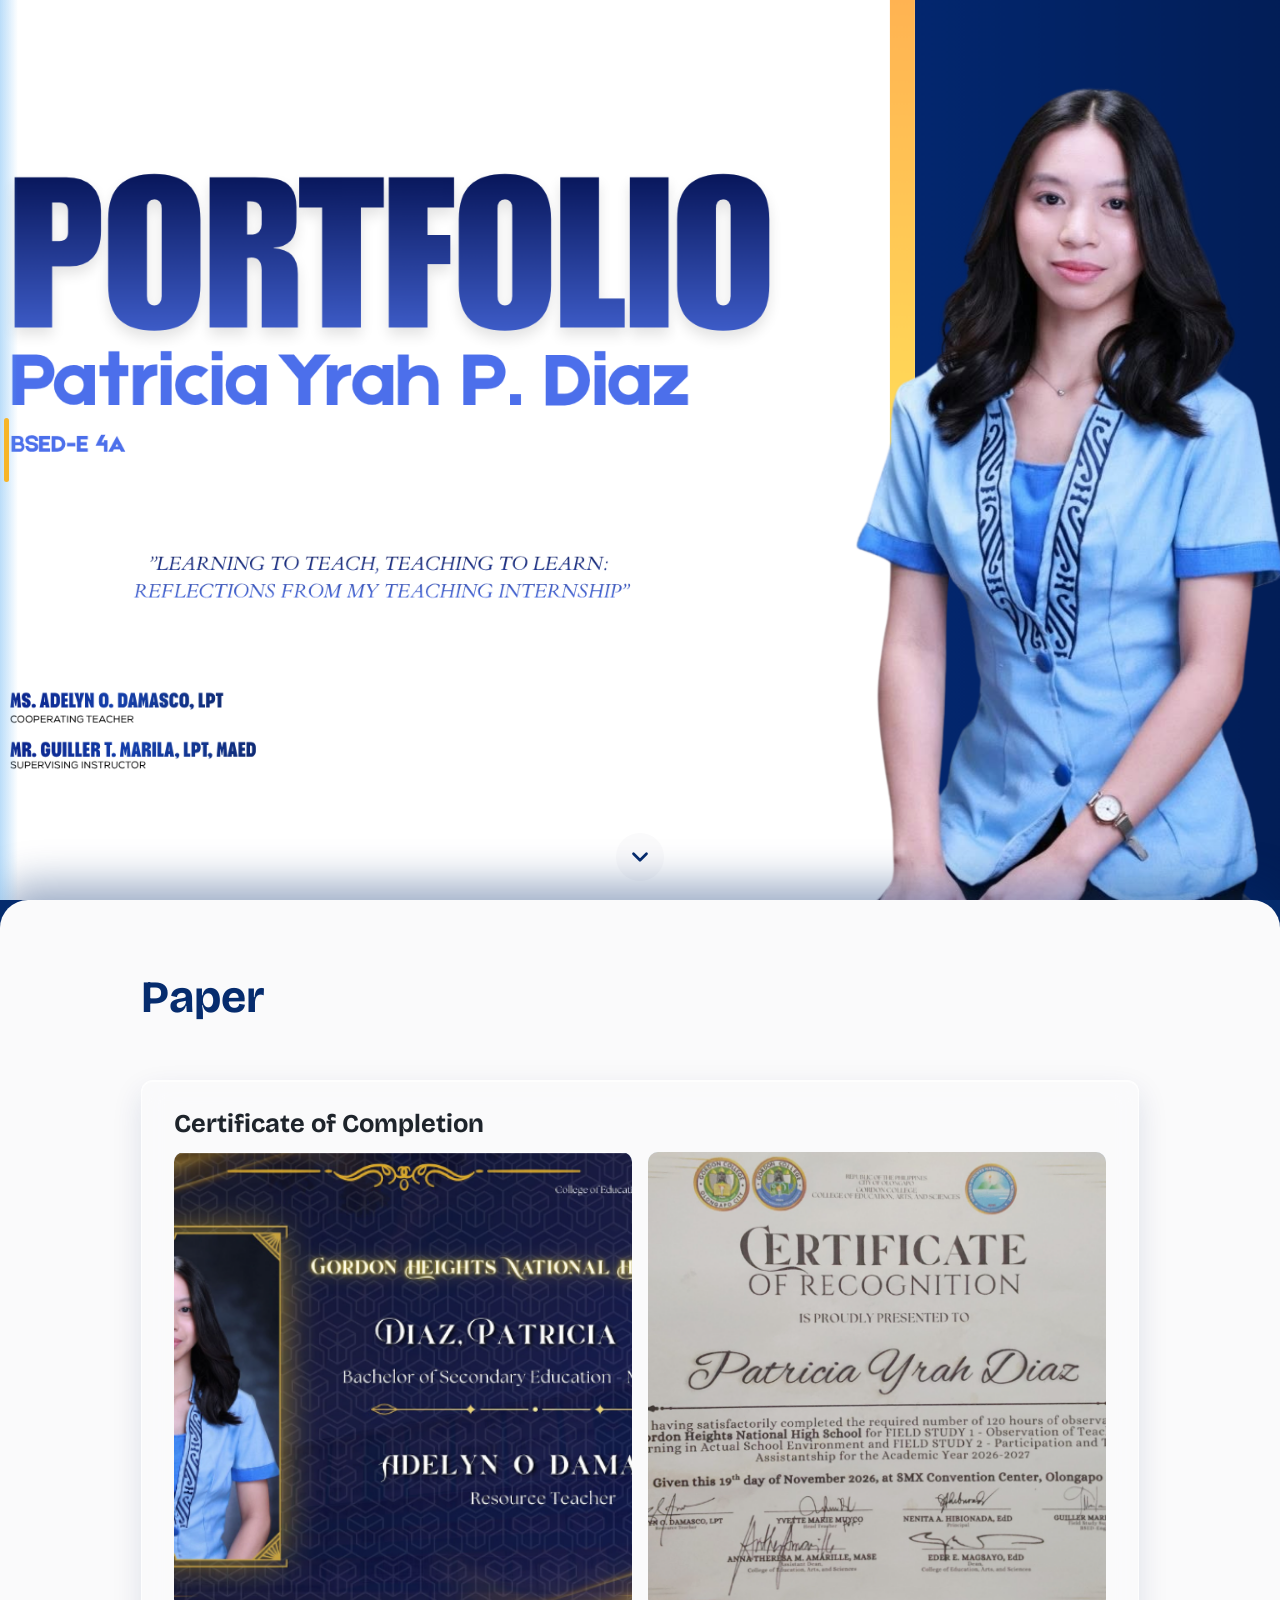
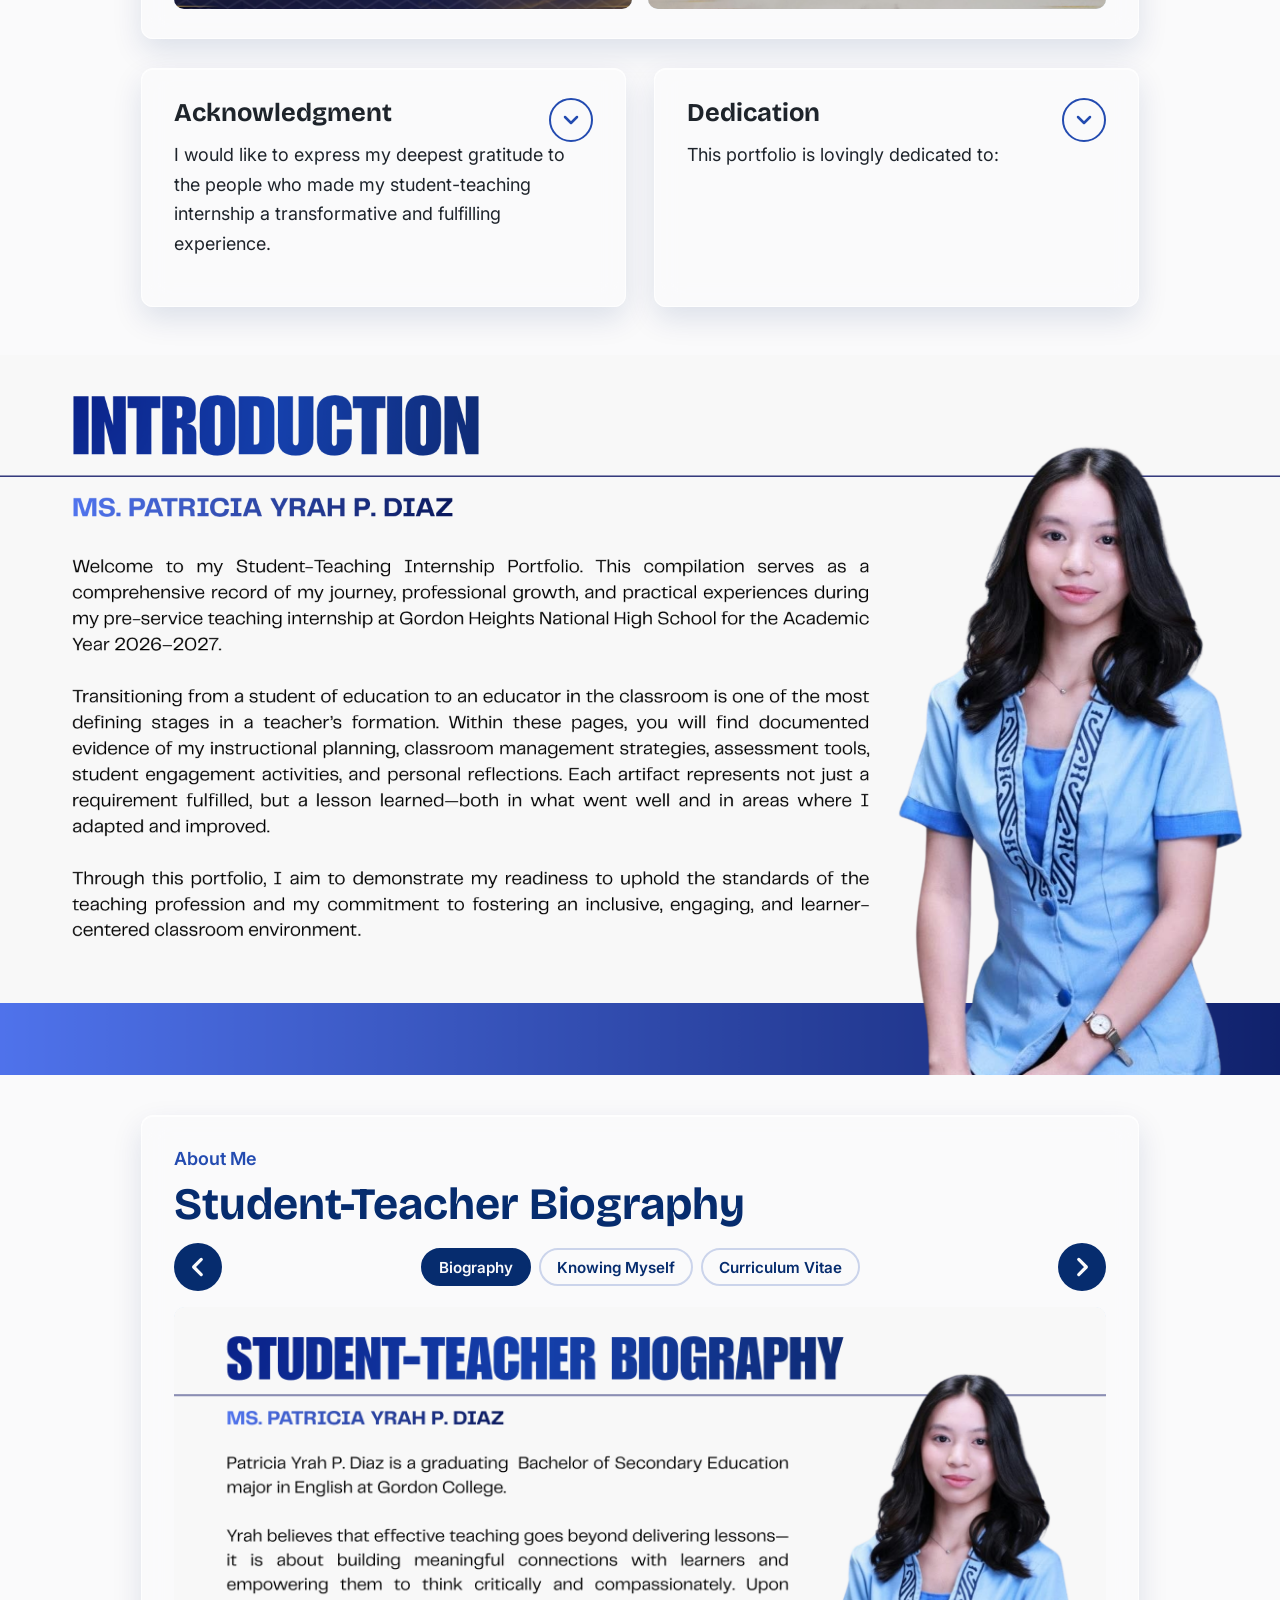
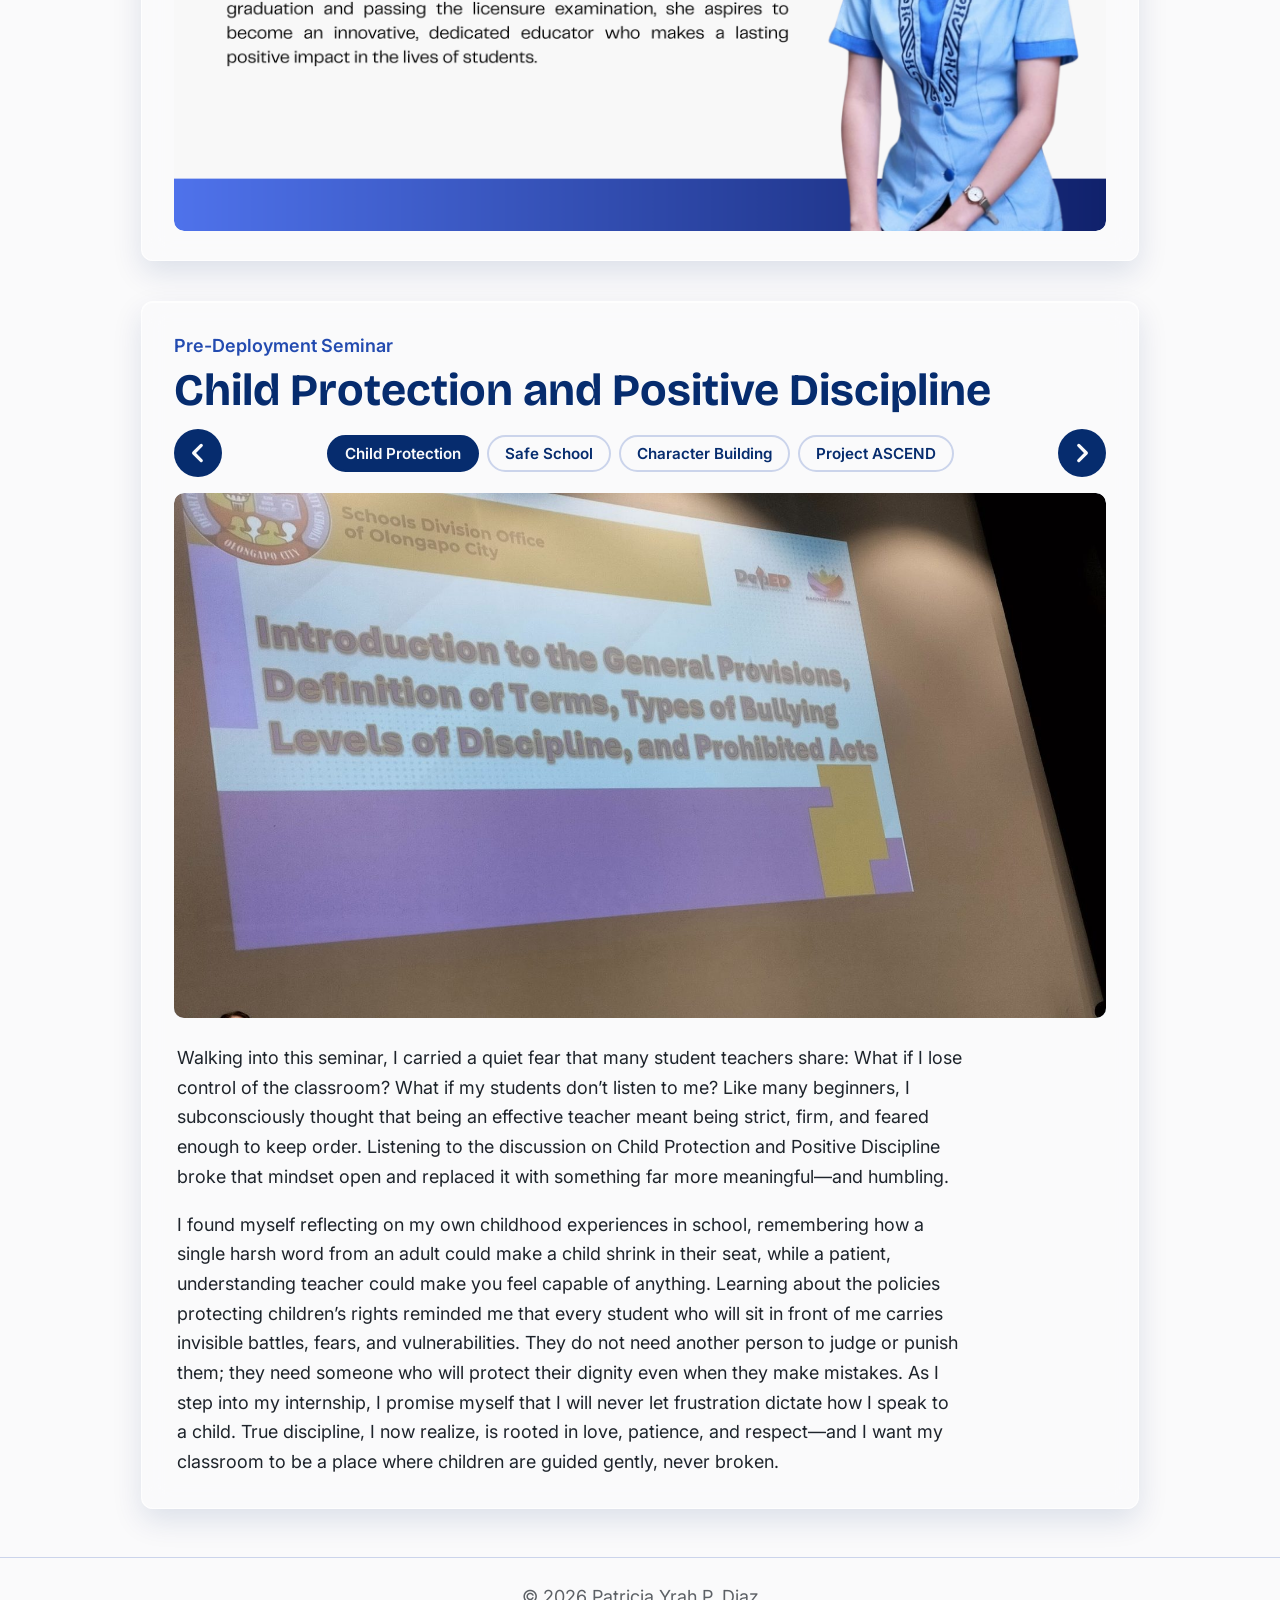
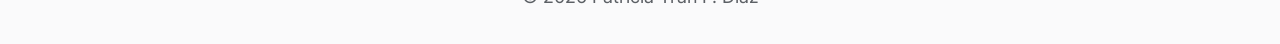
<file: index.html>
<!DOCTYPE html>
<html lang="en">
<head>
  <meta charset="UTF-8">
  <meta name="viewport" content="width=device-width, initial-scale=1">
  <title>Patricia Yrah P. Diaz | Teaching Internship Portfolio</title>
  <meta name="description" content="Portfolio of Patricia Yrah P. Diaz: Learning to Teach, Teaching to Learn.">
  <script>
    /* Runs first: the menu starts hidden; hover the left edge to open it */
    document.documentElement.classList.add('js', 'sidebar-closed');
  </script>
  <link rel="preconnect" href="https://fonts.googleapis.com">
  <link rel="preconnect" href="https://fonts.gstatic.com" crossorigin>
  <link href="https://fonts.googleapis.com/css2?family=Bricolage+Grotesque:wght@600;700&family=Inter:wght@400;600;700&display=swap" rel="stylesheet">
  <link rel="stylesheet" href="style.css?v=sidebar-close-layout">
</head>
<body>

  <!-- Logo button: shows after you scroll down, to open the menu again -->
  <a class="logo-btn floating" id="floatingLogo" href="#home" aria-label="Home"><img src="images/logo.png" alt="" width="52" height="52"></a>
  <button class="edge-tab" id="edgeTab" type="button" aria-label="Open menu" aria-controls="sidebar" aria-expanded="false"></button>

  <!-- ============ SIDEBAR ============ -->
  <aside class="sidebar" id="sidebar">
    <button class="sidebar-close" id="sidebarClose" type="button" aria-label="Close menu" aria-controls="sidebar"><svg viewBox="0 0 24 24" fill="none" stroke="currentColor" stroke-width="2.5" stroke-linecap="round" aria-hidden="true"><path d="m6 6 12 12M18 6 6 18"></path></svg></button>
    <div class="brand">
      <a class="logo-btn" id="sidebarLogo" href="#home" aria-label="Home"><img src="images/sidebar-logo.png" alt="" width="52" height="52"></a>
      <a class="brand-name" href="#home">Patricia Yrah P. Diaz<small>Teaching Internship Portfolio</small></a>
    </div>

    <nav aria-label="Portfolio pages">
      <a class="nav-link" href="#home">Home</a>
      <a class="nav-link nav-head" href="#paper">Paper</a>
      <a class="nav-link nav-head" href="#aboutCarousel">About Me</a>
      <a class="nav-link" href="#pre-deployment">Pre-Deployment Seminar</a>
      <a class="nav-link nav-head" href="field-study-1.html#field-study-1">Field Study 1</a>
      <a class="nav-link nav-head" href="field-study-2.html#field-study-2">Field Study 2</a>
      <a class="nav-link nav-head" href="part-4.html#part-4">PPST Evidence</a>
      <a class="nav-link nav-head" href="part-5.html#part-5">Journals &amp; Appendices</a>
    </nav>
  </aside>
  <div class="backdrop" id="backdrop"></div>

  <main class="content">

    <!-- ============ HOME: full-screen cover ============ -->
    <section id="home" class="hero" aria-label="Portfolio cover">
      <div class="hero-art">
        <img src="images/cover.png" width="1920" height="1080"
             alt="Portfolio cover: Patricia Yrah P. Diaz. Learning to Teach, Teaching to Learn: Reflections from my Teaching Internship">
        <!-- Invisible button sitting exactly on the logo in the cover image -->
        <button class="logo-hotspot" id="heroLogo" type="button" aria-label="Open or close the menu (school logo)" aria-controls="sidebar" aria-expanded="true"></button>
      </div>
      <a class="scroll-cue" href="#paper" aria-label="Scroll down to Paper">
        <svg width="26" height="26" viewBox="0 0 24 24" fill="none" stroke="currentColor" stroke-width="2.5" stroke-linecap="round" stroke-linejoin="round"><path d="M6 9l6 6 6-6"/></svg>
      </a>
    </section>

    <!-- Everything below slides up over the cover as you scroll -->
    <div class="sheet">

      <!-- ============ PAPER ============ -->
      <section id="paper" class="section section-head reveal">
        <h2>Paper</h2>
      </section>

      <section class="section paper-list" aria-label="Paper pages">

        <!-- Copy one whole <article> to add another paper -->

        <article id="certificate" class="card reveal certificate-card" data-nav>
          <h3>Certificate of Completion</h3>
          <div class="certificate-photo-pair">
            <figure class="shot">
              <button class="zoomable" type="button" data-title="Certificate of Completion" aria-label="Enlarge certificate image 1">
                <img src="images/certificate-completion-1.png" alt="Certificate featuring Patricia Yrah Diaz and her cooperating teacher" width="751" height="422" loading="lazy">
              </button>
            </figure>
            <figure class="shot">
              <button class="zoomable" type="button" data-title="Certificate of Completion" aria-label="Enlarge certificate image 2">
                <img src="images/certificate-completion-2.png" alt="Certificate of Recognition presented to Patricia Yrah Diaz" width="685" height="477" loading="lazy">
              </button>
            </figure>
          </div>
        </article>

        <div class="paper-columns">
        <article id="acknowledgement" class="card paper-row text-only reveal" data-nav>
          <div class="paper-text">
            <h3>Acknowledgment</h3>
            <p>I would like to express my deepest gratitude to the people who made my student-teaching internship a transformative and fulfilling experience.</p>
            <div class="paper-more" id="ack-more"><div>
              <p>First and foremost, I thank the Almighty for the wisdom, strength, and patience granted to me throughout this journey.</p>
              <p>My sincere appreciation goes to Gordon Heights National High School, led by Principal Nenita Avilanes Hibionada, for opening their doors and welcoming me into a supportive learning community. I am especially indebted to my Cooperating Teacher, Ms. Adelyn O. Damasco, whose mentorship, constructive feedback, and daily example of classroom excellence shaped my growth as an educator.</p>
              <p>I also extend my heartfelt thanks to my Internship Supervisor, Mr. Guiller T. Marila, and the faculty of the College of Education at Gordon College for equipping me with the theoretical foundation and confidence needed to step into the classroom.</p>
              <p>Finally, to my family, friends, and fellow pre-service teachers—especially my fellow English student teachers, thank you for your endless encouragement, late-night listening ears, and unwavering belief in my dream of becoming a teacher.</p>
            </div></div>
            <button class="paper-toggle" type="button" aria-expanded="false" aria-controls="ack-more">
              <span class="label">Read more</span>
              <svg class="chev" viewBox="0 0 24 24" fill="none" stroke="currentColor" stroke-width="2.5" stroke-linecap="round" stroke-linejoin="round" aria-hidden="true"><path d="M6 9l6 6 6-6"/></svg>
            </button>
          </div>
        </article>

        <article id="dedication" class="card paper-row text-only reveal" data-nav>
          <div class="paper-text">
            <h3>Dedication</h3>
            <p>This portfolio is lovingly dedicated to:</p>
            <div class="paper-more" id="ded-more"><div>
              <p>My parents, Marites Diaz and Jaymark Diaz, whose sacrifices, unconditional love, and tireless support have been the bedrock of every milestone I have achieved.</p>
              <p>My friends and church buddies, who have been one of my greatest inspirations to continue my studies and pursue this dream. They are my support systems, joy bringer, and light giver when life seems like gradually losing its light.</p>
              <p>To my future students—may I always be the kind of teacher who sees your potential, nurtures your curiosity, and inspires you to believe in yourselves.</p>
            </div></div>
            <button class="paper-toggle" type="button" aria-expanded="false" aria-controls="ded-more">
              <span class="label">Read more</span>
              <svg class="chev" viewBox="0 0 24 24" fill="none" stroke="currentColor" stroke-width="2.5" stroke-linecap="round" stroke-linejoin="round" aria-hidden="true"><path d="M6 9l6 6 6-6"/></svg>
            </button>
          </div>
        </article>
      </div>
      </section>

      <section id="introduction" class="intro-header" data-nav>
        <img src="images/introduction.png" alt="Introduction by Ms. Patricia Yrah P. Diaz: a welcome to her Student-Teaching Internship Portfolio at Gordon Heights National High School, A.Y. 2026–2027, with her photo." width="1920" height="1080">
      </section>

      <section id="about-slides" class="section reveal" data-nav>
        <div class="card carousel" id="aboutCarousel" role="region" aria-roledescription="carousel" aria-label="About Me">
          <p class="crumb">About Me</p>
          <h2 class="car-title" aria-live="polite">Student-Teacher Biography</h2>
          <div class="car-controls">
            <button class="car-arrow car-prev" type="button" aria-label="Previous page"><svg viewBox="0 0 24 24" fill="none" stroke="currentColor" stroke-width="3" stroke-linecap="round" stroke-linejoin="round" aria-hidden="true"><path d="M15 5l-7 7 7 7"/></svg></button>
            <div class="car-tabs">
              <button class="car-tab" type="button" data-i="0">Biography</button>
              <button class="car-tab" type="button" data-i="1">Knowing Myself</button>
              <button class="car-tab" type="button" data-i="2">Curriculum Vitae</button>
            </div>
            <button class="car-arrow car-next" type="button" aria-label="Next page"><svg viewBox="0 0 24 24" fill="none" stroke="currentColor" stroke-width="3" stroke-linecap="round" stroke-linejoin="round" aria-hidden="true"><path d="M9 5l7 7-7 7"/></svg></button>
          </div>
          <div class="car-viewport">
            <div class="car-track">
            <div class="car-slide" data-title="Student-Teacher Biography">
              <figure class="doc-figure ">
                <button class="zoomable" type="button" data-title="Student-Teacher Biography" aria-label="Enlarge the Student-Teacher Biography image">
                  <img src="images/biography.png" alt="Student-Teacher Biography of Ms. Patricia Yrah P. Diaz, a graduating Bachelor of Secondary Education major in English at Gordon College, with her photo." width="1920" height="1080">
                </button>
              </figure>
            </div>
            <div class="car-slide" data-title="Knowing Myself">
              <figure class="doc-figure ">
                <button class="zoomable" type="button" data-title="Knowing Myself" aria-label="Enlarge the Knowing Myself image">
                  <img src="images/knowing_myself.png" alt="Knowing Myself: my strengths as an educator, areas for growth, and my teaching philosophy, with my photo." width="1920" height="1080">
                </button>
              </figure>
            </div>
            <div class="car-slide" data-title="Curriculum Vitae">
              <figure class="doc-figure portrait">
                <button class="zoomable" type="button" data-title="Curriculum Vitae" aria-label="Enlarge the Curriculum Vitae image">
                  <img src="images/curriculumvitae.png" alt="Curriculum Vitae of Patricia Yrah P. Diaz: contact details, languages, skills, about me, and education from elementary to college." width="1414" height="2000">
                </button>
              </figure>
            </div>
            </div>
          </div>
        </div>
      </section>

      <section id="pre-deployment" class="section reveal" data-nav>
        <div class="card carousel" id="preCarousel" role="region" aria-roledescription="carousel" aria-label="Pre-Deployment Seminar">
          <p class="crumb">Pre-Deployment Seminar</p>
          <h2 class="car-title" aria-live="polite">Child Protection and Positive Discipline</h2>
          <div class="car-controls">
            <button class="car-arrow car-prev" type="button" aria-label="Previous seminar"><svg viewBox="0 0 24 24" fill="none" stroke="currentColor" stroke-width="3" stroke-linecap="round" stroke-linejoin="round" aria-hidden="true"><path d="M15 5l-7 7 7 7"/></svg></button>
            <div class="car-tabs">
              <button class="car-tab" type="button" data-i="0">Child Protection</button>
              <button class="car-tab" type="button" data-i="1">Safe School</button>
              <button class="car-tab" type="button" data-i="2">Character Building</button>
              <button class="car-tab" type="button" data-i="3">Project ASCEND</button>
            </div>
            <button class="car-arrow car-next" type="button" aria-label="Next seminar"><svg viewBox="0 0 24 24" fill="none" stroke="currentColor" stroke-width="3" stroke-linecap="round" stroke-linejoin="round" aria-hidden="true"><path d="M9 5l7 7-7 7"/></svg></button>
          </div>
          <div class="car-viewport">
            <div class="car-track">
              <div class="car-slide" data-title="Child Protection and Positive Discipline">
                <div class="text-slide"><p>Walking into this seminar, I carried a quiet fear that many student teachers share: What if I lose control of the classroom? What if my students don’t listen to me? Like many beginners, I subconsciously thought that being an effective teacher meant being strict, firm, and feared enough to keep order. Listening to the discussion on Child Protection and Positive Discipline broke that mindset open and replaced it with something far more meaningful—and humbling.</p><p>I found myself reflecting on my own childhood experiences in school, remembering how a single harsh word from an adult could make a child shrink in their seat, while a patient, understanding teacher could make you feel capable of anything. Learning about the policies protecting children’s rights reminded me that every student who will sit in front of me carries invisible battles, fears, and vulnerabilities. They do not need another person to judge or punish them; they need someone who will protect their dignity even when they make mistakes. As I step into my internship, I promise myself that I will never let frustration dictate how I speak to a child. True discipline, I now realize, is rooted in love, patience, and respect—and I want my classroom to be a place where children are guided gently, never broken.</p></div>
                <figure class="doc-figure after-text">
                  <button class="zoomable" type="button" data-title="Child Protection and Positive Discipline" aria-label="Enlarge the photo">
                    <img src="images/pre-child-protection.jpg" alt="Seminar slide by the Schools Division Office of Olongapo City: Introduction to the General Provisions, Definition of Terms, Types of Bullying, Levels of Discipline, and Prohibited Acts." width="1600" height="901">
                  </button>
                </figure>
              </div>
              <div class="car-slide" data-title="Safe School Environment">
                <div class="text-slide"><p>Before attending the seminar on Safe School Environment, I thought of school safety mostly in terms of physical checklists—clean floors, emergency exits, and disaster drills. Yet as the session unfolded, my heart grew heavy thinking about all the students who walk into classrooms every day feeling unsafe on the inside—afraid of being laughed at for giving a wrong answer, anxious about being bullied, or feeling invisible because they are different.</p><p>That realization stayed with me long after the seminar ended. For some children, the four walls of a classroom might be the only stable, peaceful place they experience all day. Knowing that I will soon hold the responsibility of shaping that space felt overwhelming at first, but it also gave me a deep sense of purpose. I realized that safety is built in the smallest moments: the warmth in my voice when I greet them at the door, the way I handle a wrong answer without embarrassment, and my refusal to let any child feel left out. Entering my practice teaching, my greatest prayer is that every learner who steps into my class feels a quiet sigh of relief—knowing they are accepted, protected, and safe to simply be themselves.</p></div>
                <figure class="doc-figure after-text">
                  <button class="zoomable" type="button" data-title="Safe School Environment" aria-label="Enlarge the photo">
                    <img src="images/pre-safe-school.jpg" alt="DepEd slide: The 4H Learning Continuity Framework for class suspension and learning continuity during emergencies: Hayo, Hinay, Hinga and Hinto." width="1600" height="901">
                  </button>
                </figure>
              </div>
              <div class="car-slide" data-title="Character Building">
                <div class="text-slide"><p>Out of all the preparations for deployment, the seminar on Character Building felt like a mirror held directly up to my soul. For years, I had focused so much on how to create a good lesson plans, instructional materials, and teaching strategies that I almost forgot the most powerful lesson students ever learn: who their teacher is as a human being.</p><p>Listening to the speakers made me pause and ask myself honestly, “Am I becoming the kind of person I want my future students to look up to?” Children have an uncanny ability to see right through pretense. They notice when a teacher is genuinely kind, when they admit their own mistakes, and when they treat everyone with fairness—not just the top performers. This session humbled me and reminded me that teaching is not a performance; it is a daily offering of who we are. As I begin my internship, I know I will still make mistakes in my pacing or my delivery, and that is okay. What matters most to me now is that my students feel my sincerity, witness my integrity, and leave my classroom not just smarter, but gentler, kinder, and more compassionate human beings.</p></div>
                <figure class="doc-figure after-text">
                  <button class="zoomable" type="button" data-title="Character Building" aria-label="Enlarge the photo">
                    <img src="images/pre-character-building.jpg" alt="Seminar slide: The Teacher as a Molder of Minds and Character, the crucial role of teachers in the academic and character development of learners." width="1600" height="901">
                  </button>
                </figure>
              </div>
              <div class="car-slide" data-title="Project ASCEND 2026">
                <div class="text-slide"><p>When I first learned that we would be tackling the ILAW Lesson Plan and the new Philippine curriculum, I felt an immediate wave of anxiety. Am I really ready for this? Stepping into a newly reformed curriculum already felt intimidating, and knowing we had to build lesson plans aligned with its standards made me feel a little overwhelmed before we even began. For a moment, I worried that lesson planning would feel like an endless, mechanical checklist of competencies, codes, and formats.</p><p>Yet as the seminar and workshops unfolded—from unpacking the heart of the new curriculum to actually drafting our own ILAW lesson plans—something inside me began to shift. Seeing how the ILAW framework weaves together intentional instruction, engaging strategies, and meaningful assessment made me realize that a lesson plan is not a rigid cage meant to restrict a teacher. Instead, it is a roadmap of care. Every objective we wrote, every strategy shared, and every revision we made during the hands-on workshops carried a single purpose: to make sure every learner truly understands and thrives.</p><p>There were moments during the workshops when I stared at a blank page, wondering how to translate curriculum standards into something a child would genuinely enjoy and connect with. But collaborating with my fellow student teachers and receiving patient guidance from our mentors reminded me that I do not have to figure everything out alone. Looking at my completed lesson plan afterward, the fear I felt at the beginning had quietly turned into excitement. I realized that ILAW—literally meaning “light”—is exactly what a well-crafted lesson is meant to be: a gentle light guiding curious young minds forward. I am stepping into my internship knowing that my lesson plans will never be perfect on the first try, and that is okay—because behind every page I write is a heart fully committed to helping my students shine.</p></div>
                <div class="doc-figure after-text photo-slider" role="group" aria-roledescription="carousel" aria-label="Project ASCEND 2026 photos">
                  <div class="ps-track">
                    <div class="ps-slide">
                      <button class="zoomable" type="button" data-title="Project ASCEND 2026 (1 of 3)" aria-label="Enlarge the photo">
                        <img src="images/pre-ascend-1.jpg" alt="Project ALIGN 2026 seminar title slide: Seminar Series on the DepEd MATATAG Curriculum for English, Grade 7 and 8 Curriculum Walkthrough." width="1600" height="901">
                      </button>
                    </div>
                    <div class="ps-slide">
                      <button class="zoomable" type="button" data-title="Project ASCEND 2026 (2 of 3)" aria-label="Enlarge the photo">
                        <img src="images/pre-ascend-2.jpg" alt="Online session slide: Introduction to ILAW, D.O. 016 s. 2026, a more flexible, efficient, and context-responsive framework for lesson planning." width="1600" height="1000">
                      </button>
                    </div>
                    <div class="ps-slide">
                      <button class="zoomable" type="button" data-title="Project ASCEND 2026 (3 of 3)" aria-label="Enlarge the photo">
                        <img src="images/pre-ascend-3.jpg" alt="Core Subject slide: K-12 Curriculum English subjects and the SSHS subject Effective Communication." width="1600" height="900">
                      </button>
                    </div>
                  </div>
                  <div class="ps-nav">
                    <button class="ps-btn ps-prev" type="button" aria-label="Previous photo"><svg viewBox="0 0 24 24" fill="none" stroke="currentColor" stroke-width="3" stroke-linecap="round" stroke-linejoin="round" aria-hidden="true"><path d="M15 5l-7 7 7 7"/></svg></button>
                    <button class="ps-btn ps-next" type="button" aria-label="Next photo"><svg viewBox="0 0 24 24" fill="none" stroke="currentColor" stroke-width="3" stroke-linecap="round" stroke-linejoin="round" aria-hidden="true"><path d="M9 5l7 7-7 7"/></svg></button>
                  </div>
                </div>
              </div>
            </div>
          </div>
        </div>
      </section>
      <footer class="site-footer"><p>&copy; 2026 Patricia Yrah P. Diaz</p></footer>
    </div>
  </main>

  <!-- ============ IMAGE VIEWER (opens when you click a Paper image) ============ -->
  <div class="lightbox" id="lightbox" role="dialog" aria-modal="true" aria-label="Image viewer" hidden>
    <div class="lb-bar">
      <span class="lb-title" id="lbTitle"></span>
      <div class="lb-actions">
        <button type="button" id="lbOut" aria-label="Zoom out">&minus;</button>
        <button type="button" id="lbIn" aria-label="Zoom in">+</button>
        <button type="button" id="lbReset">Reset</button>
        <button type="button" id="lbClose" aria-label="Close">&times;</button>
      </div>
    </div>
    <div class="lb-stage" id="lbStage"><img id="lbImg" alt=""></div>
  </div>

  <script src="common.js?v=sidebar-close-layout"></script>
  <script src="script.js"></script>
</body>
</html>
</file>
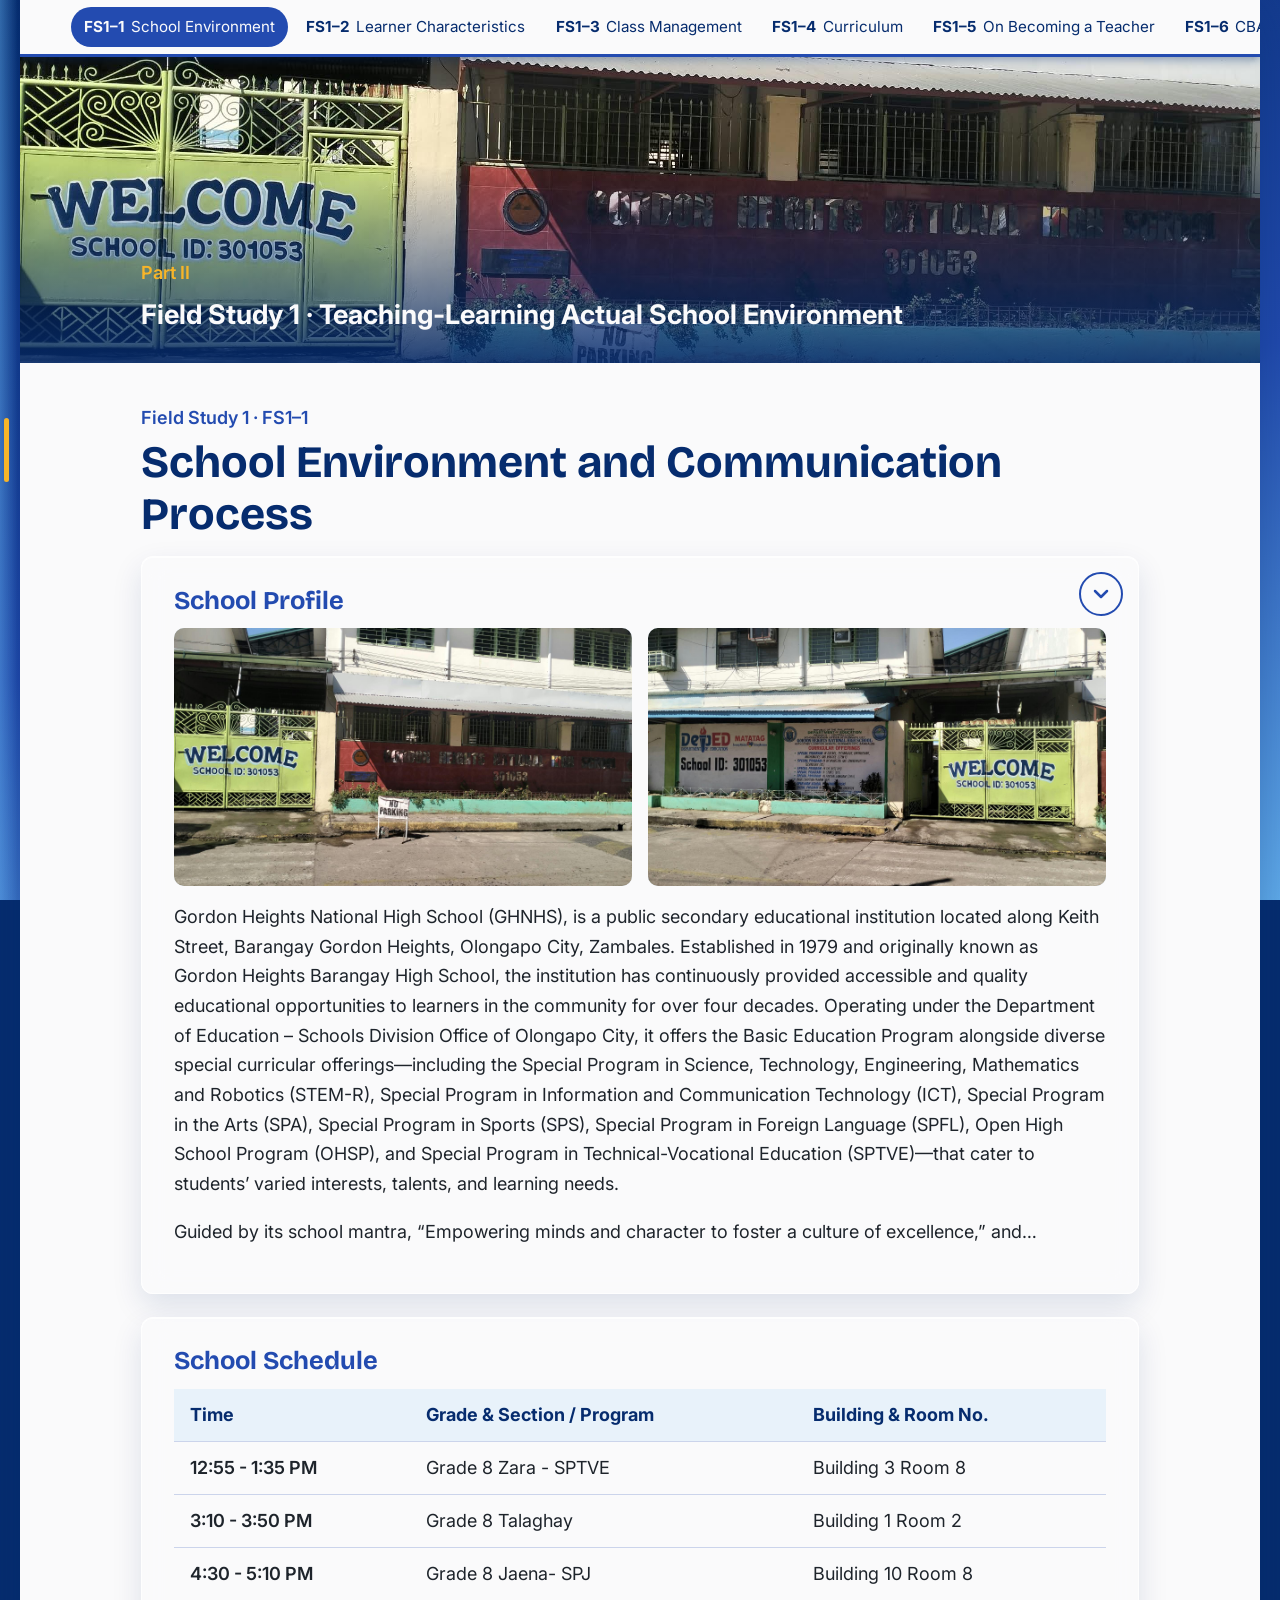
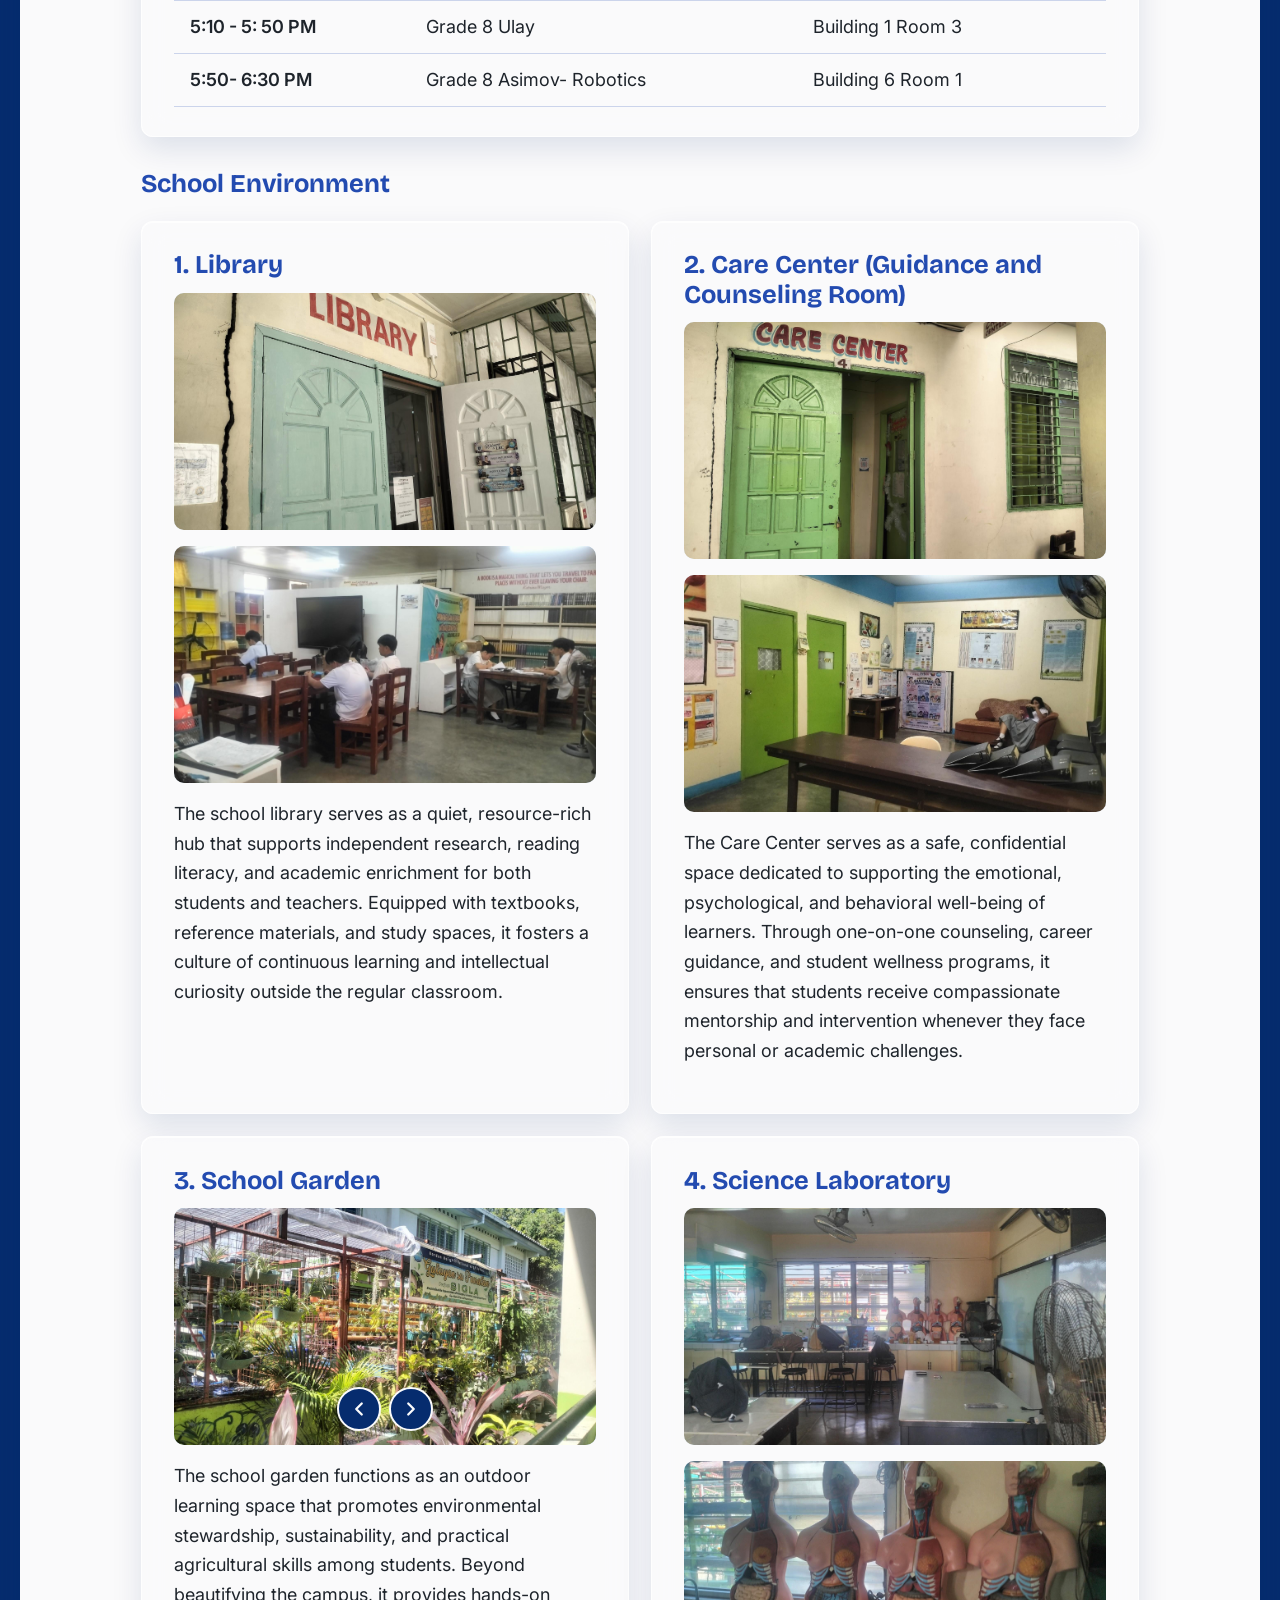
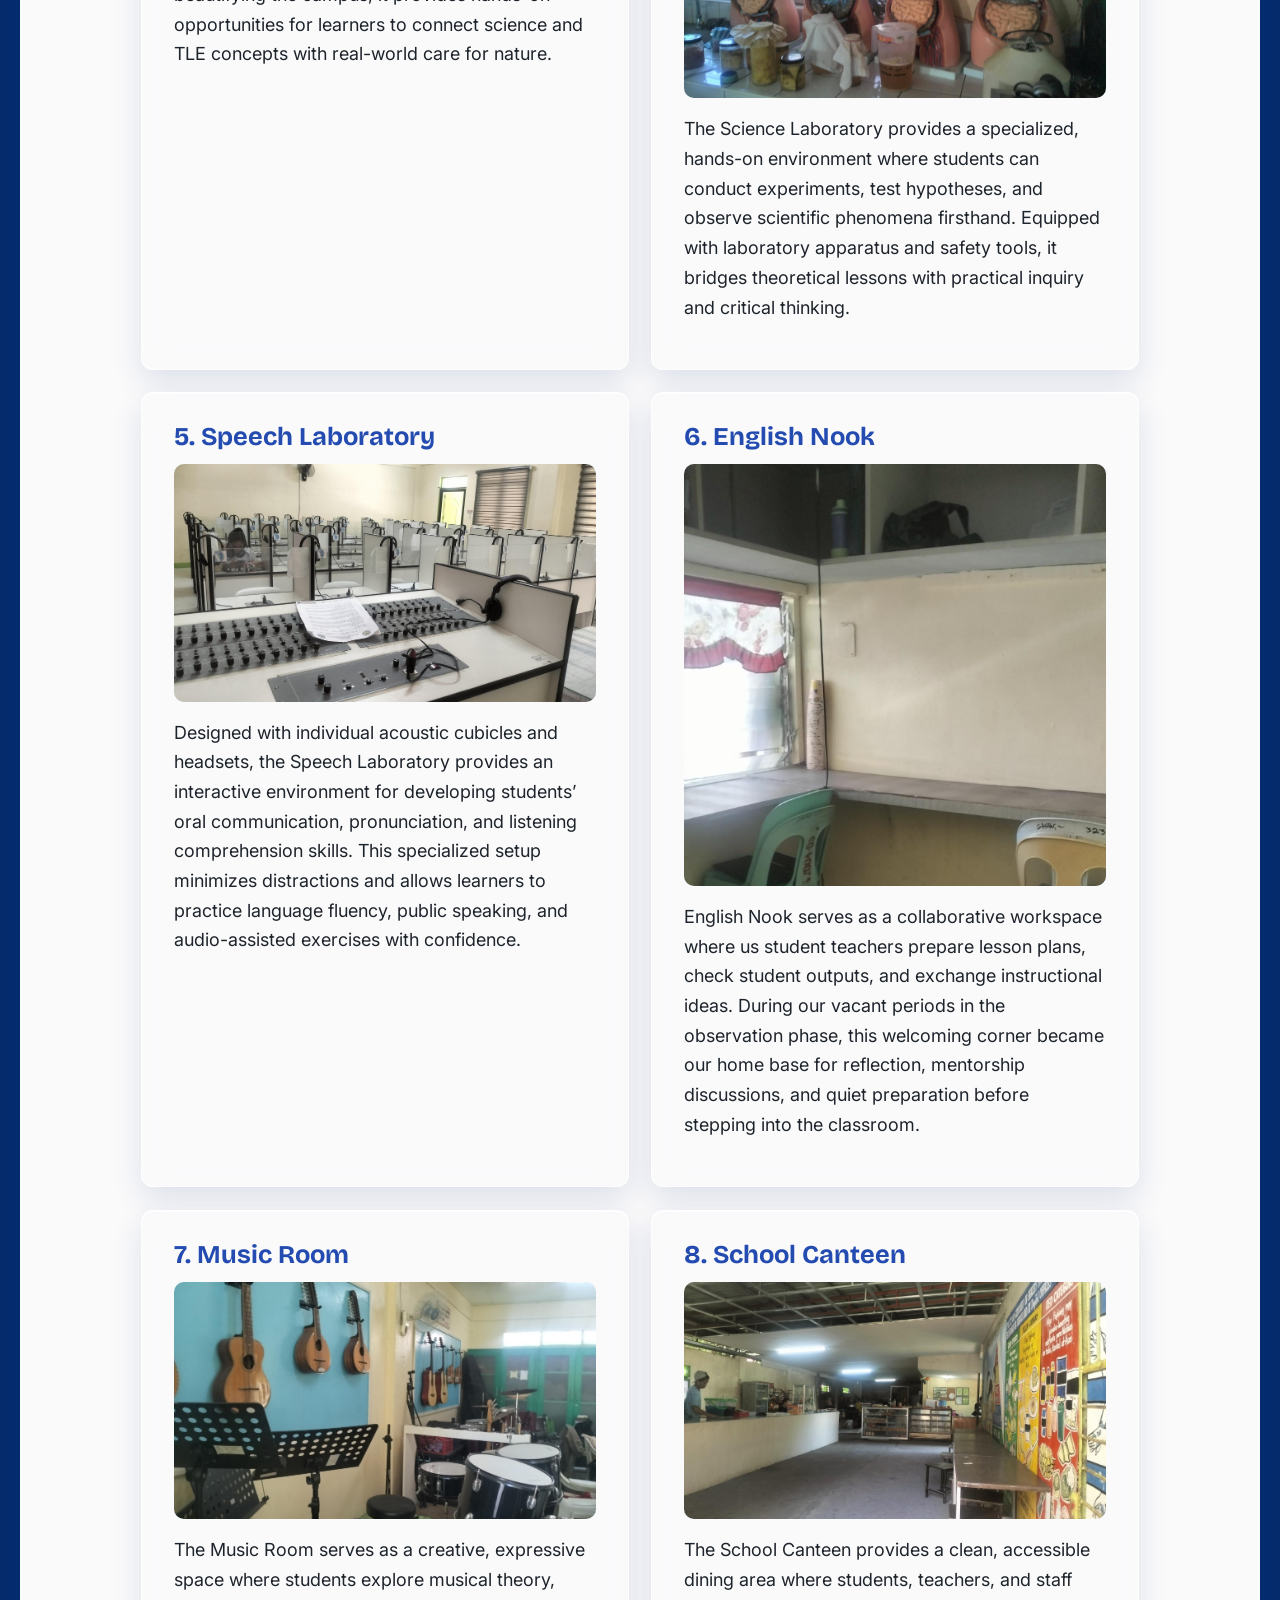
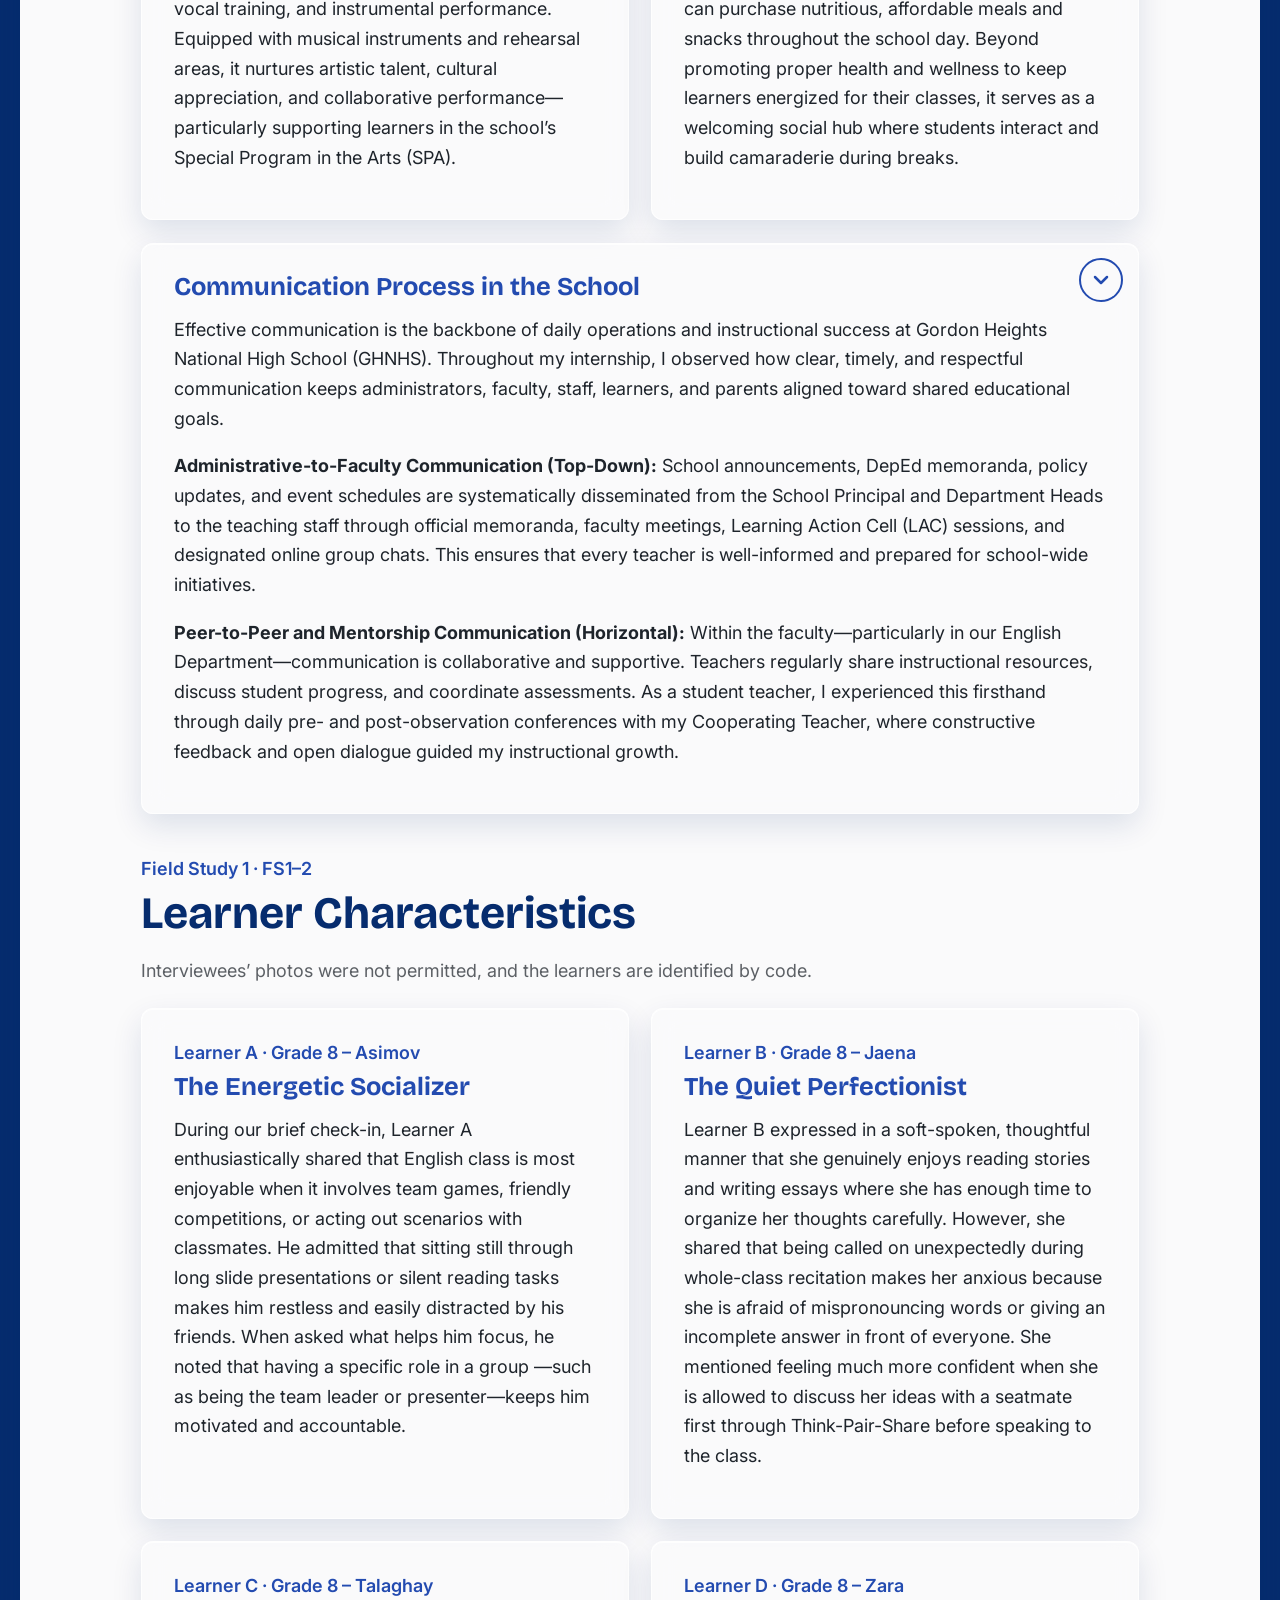
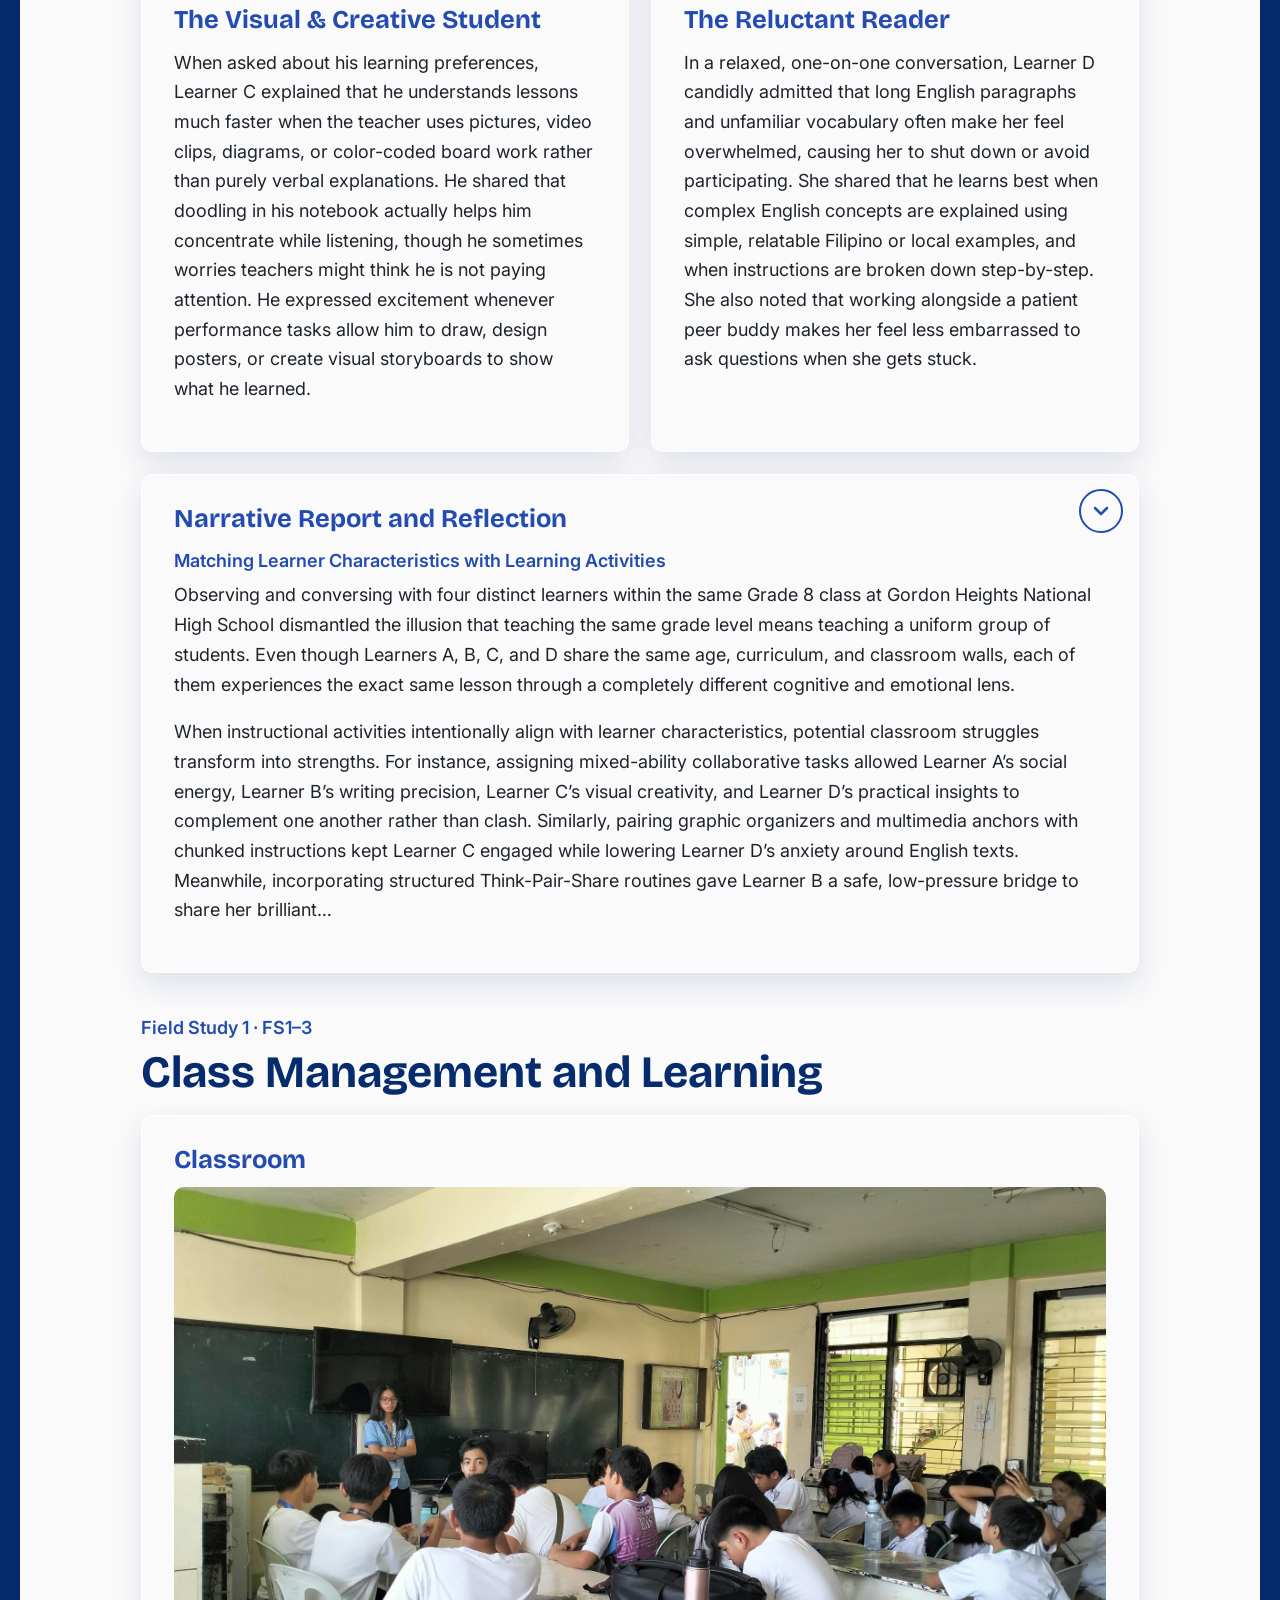
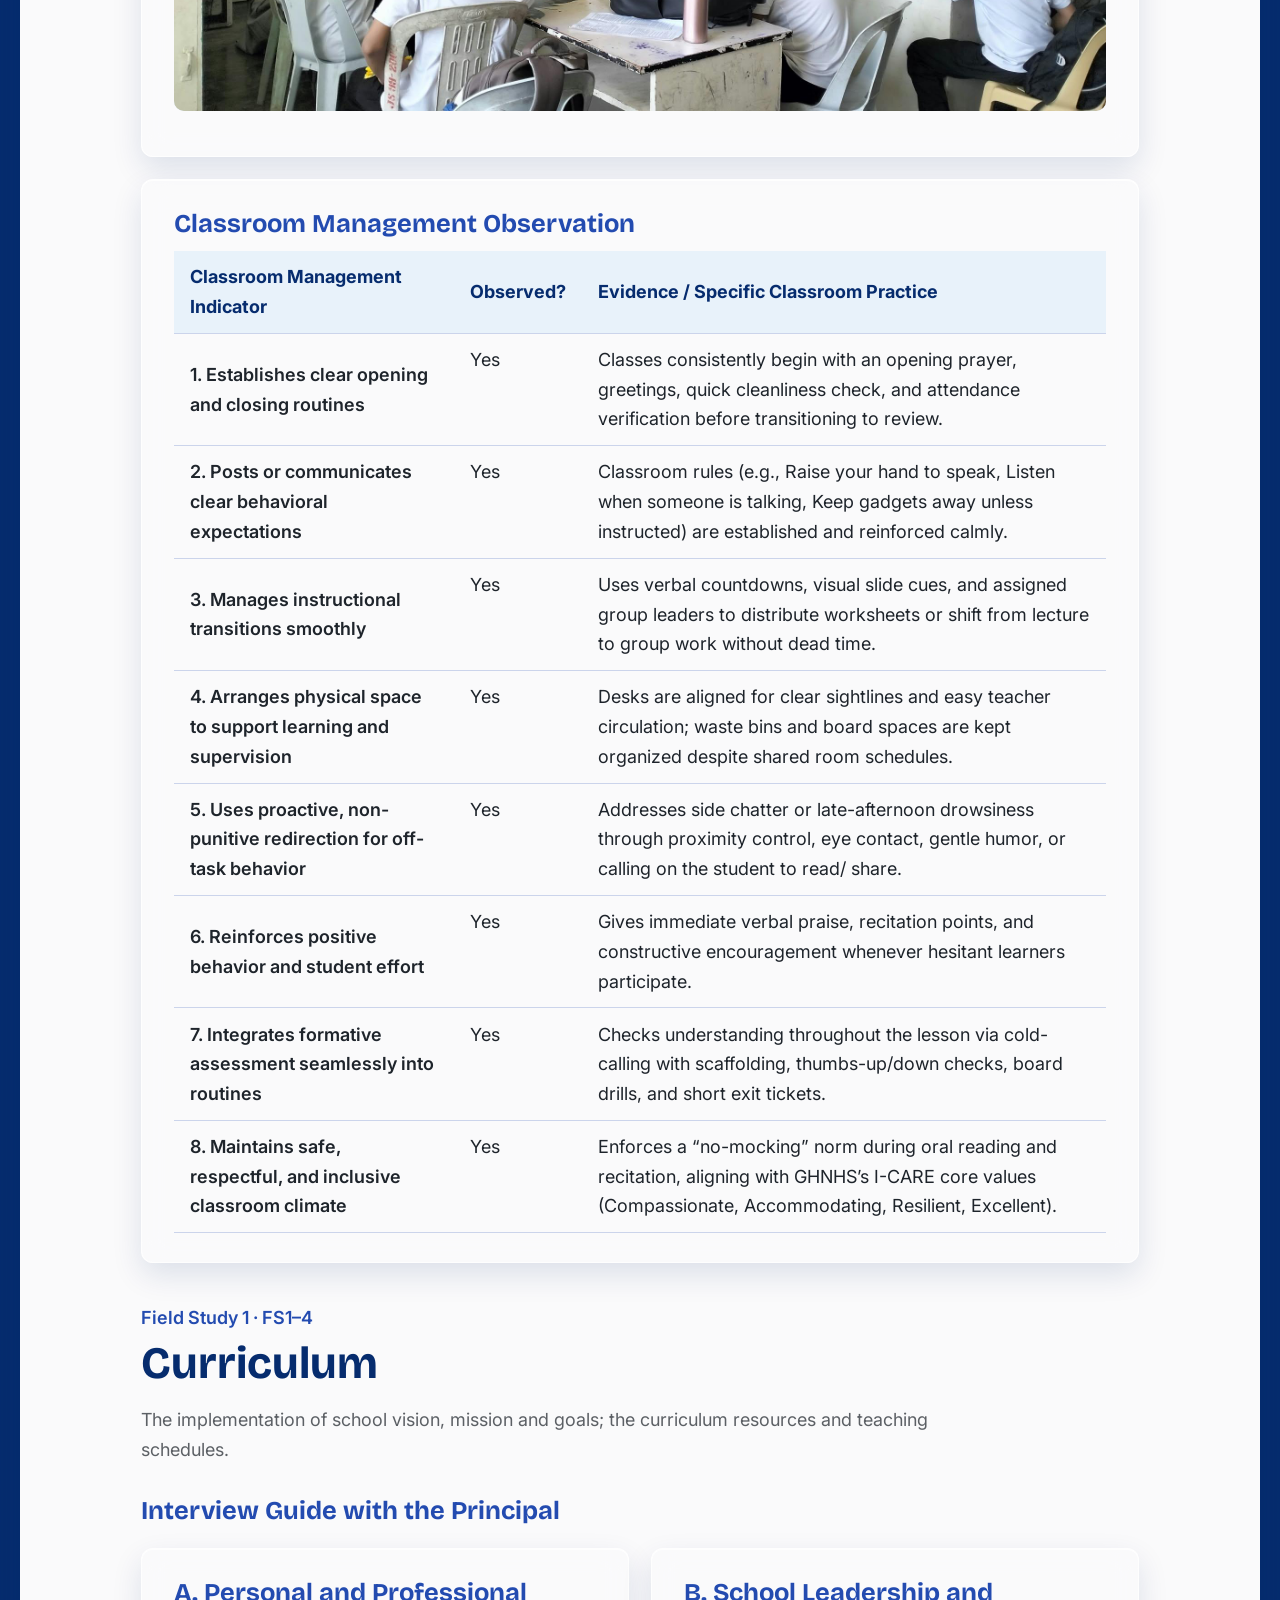
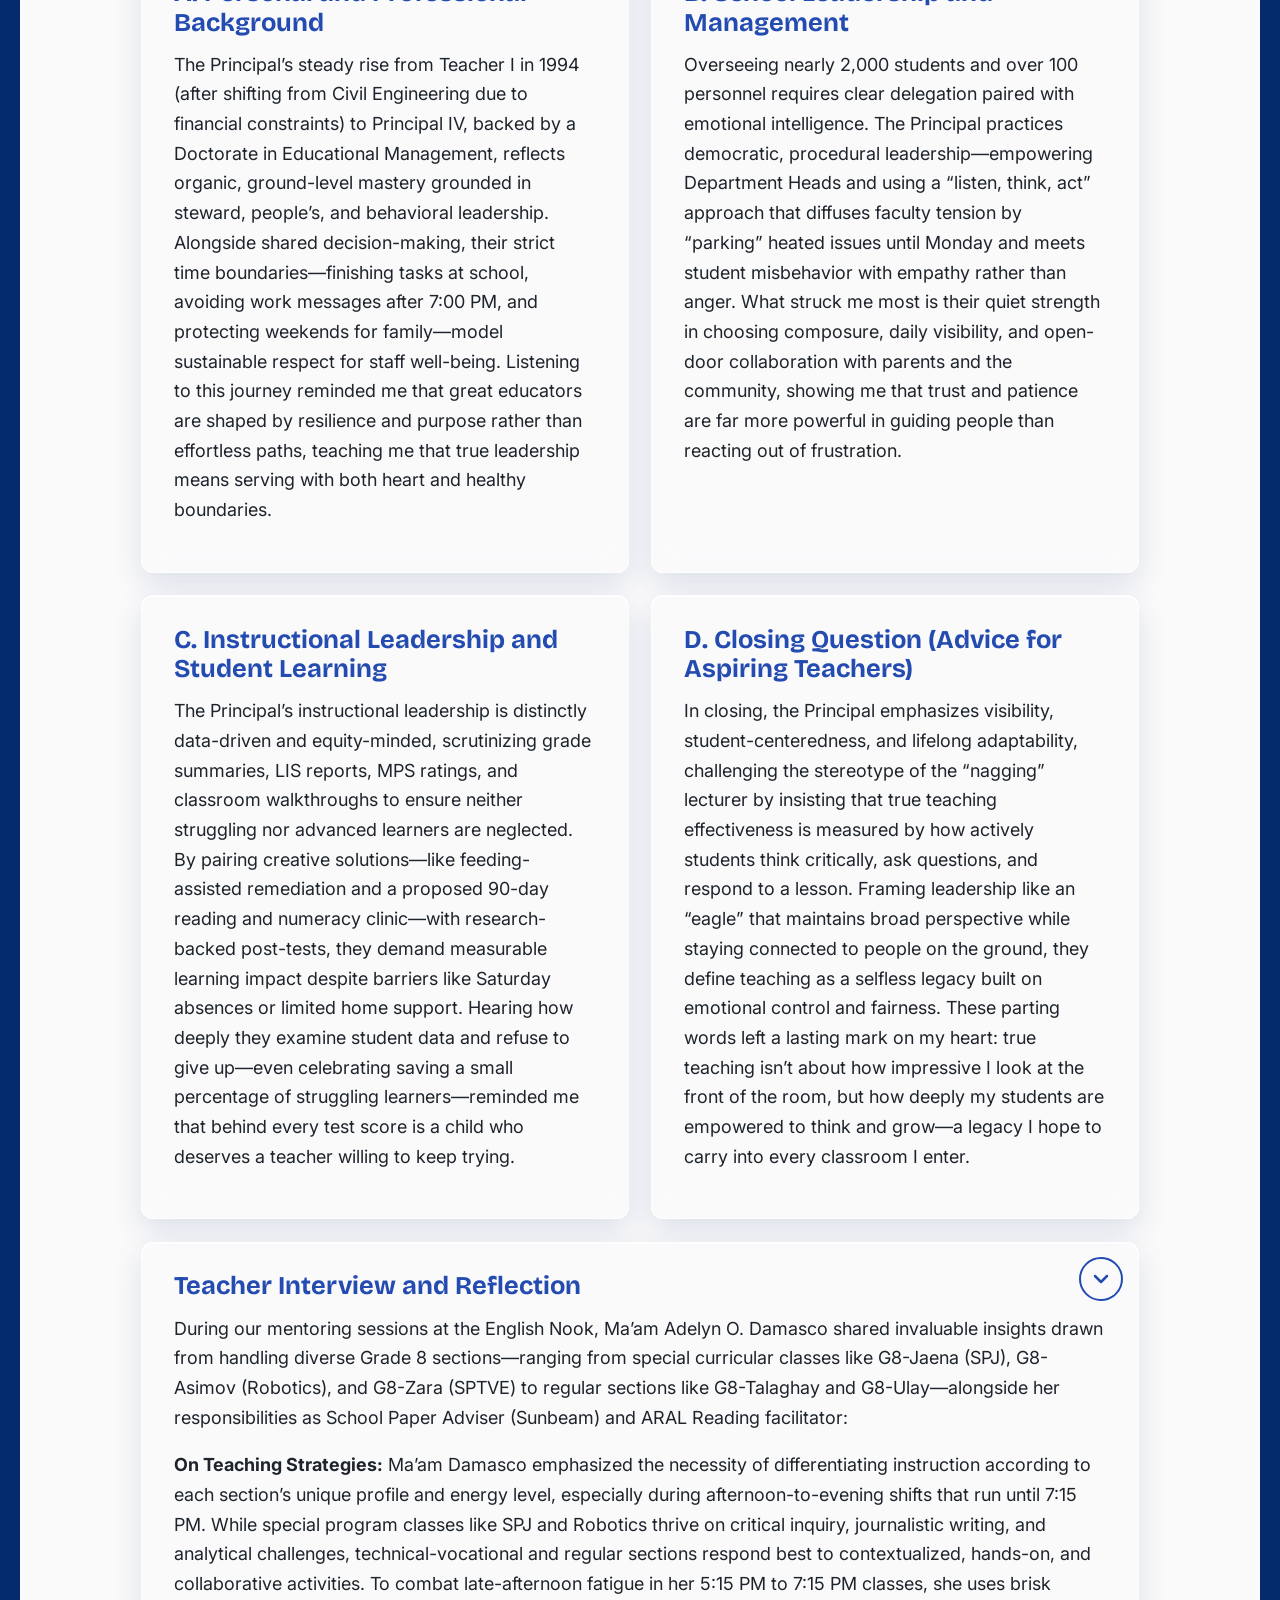
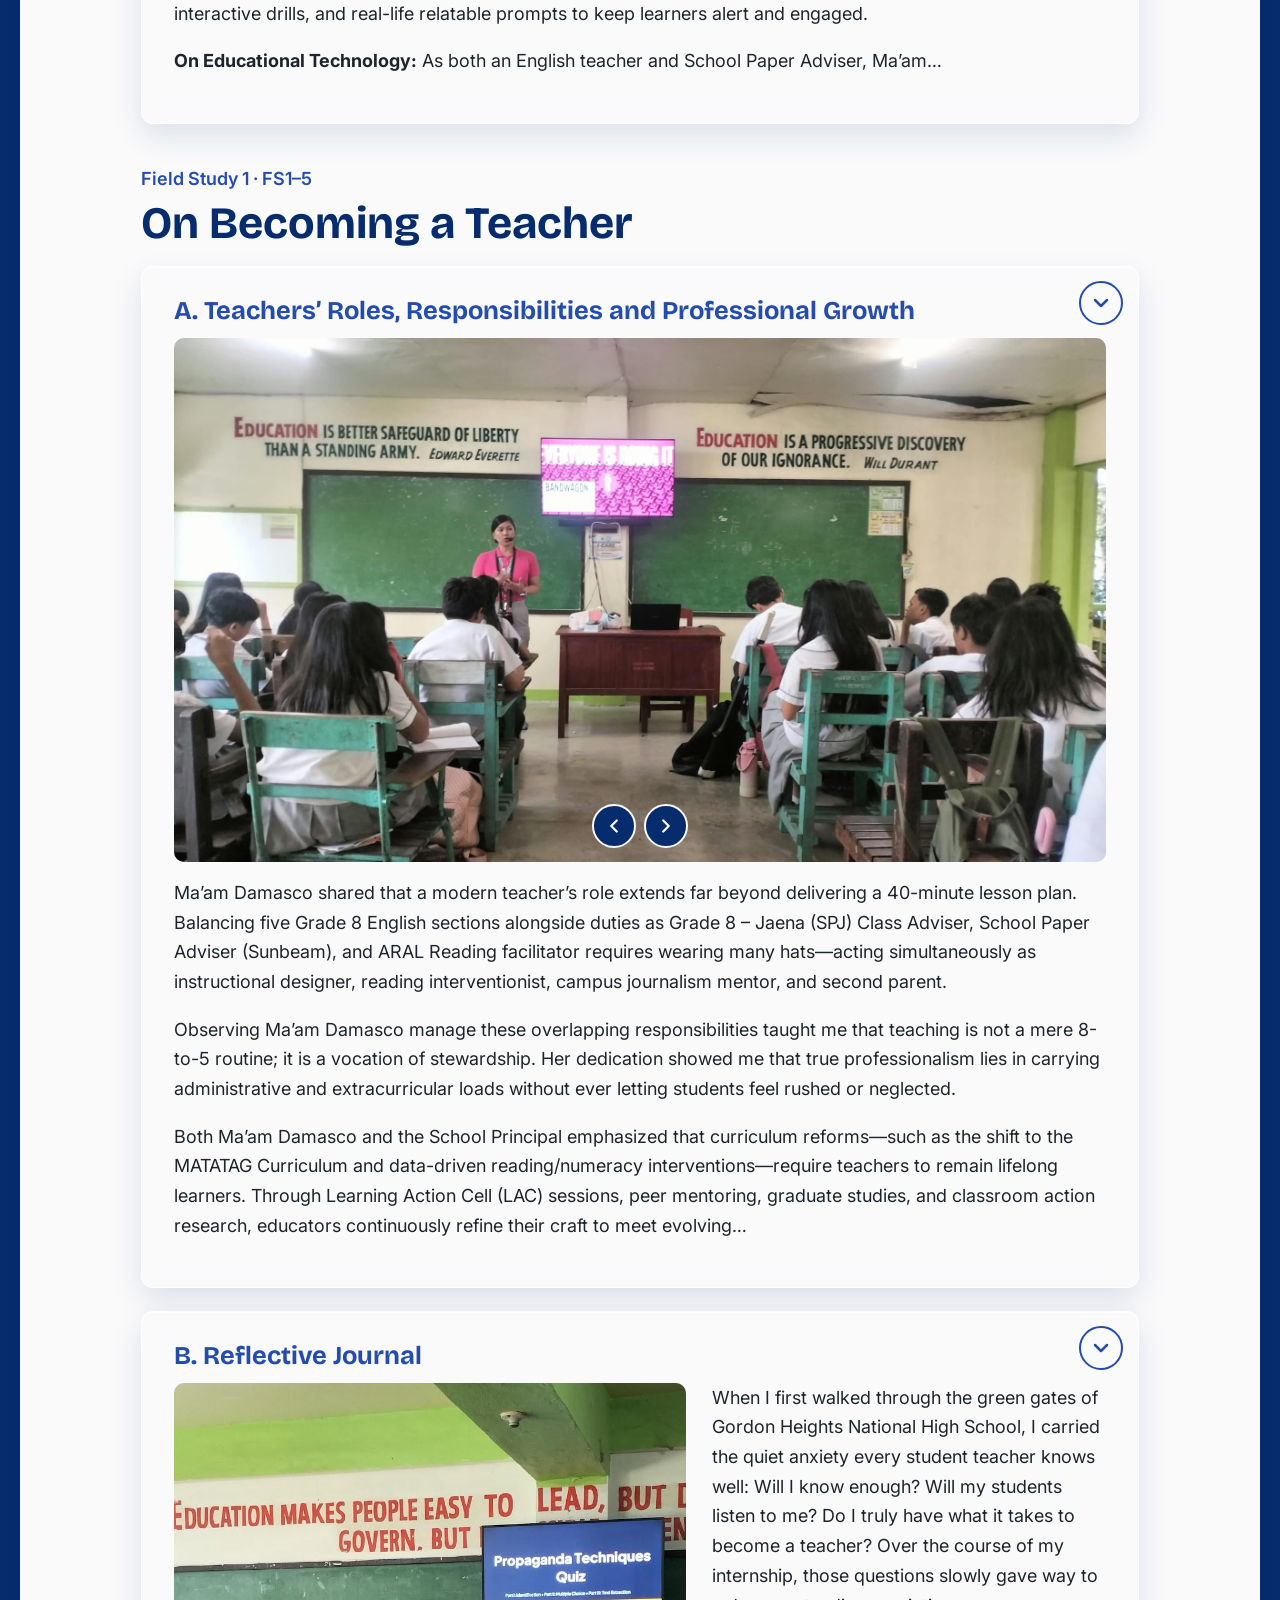
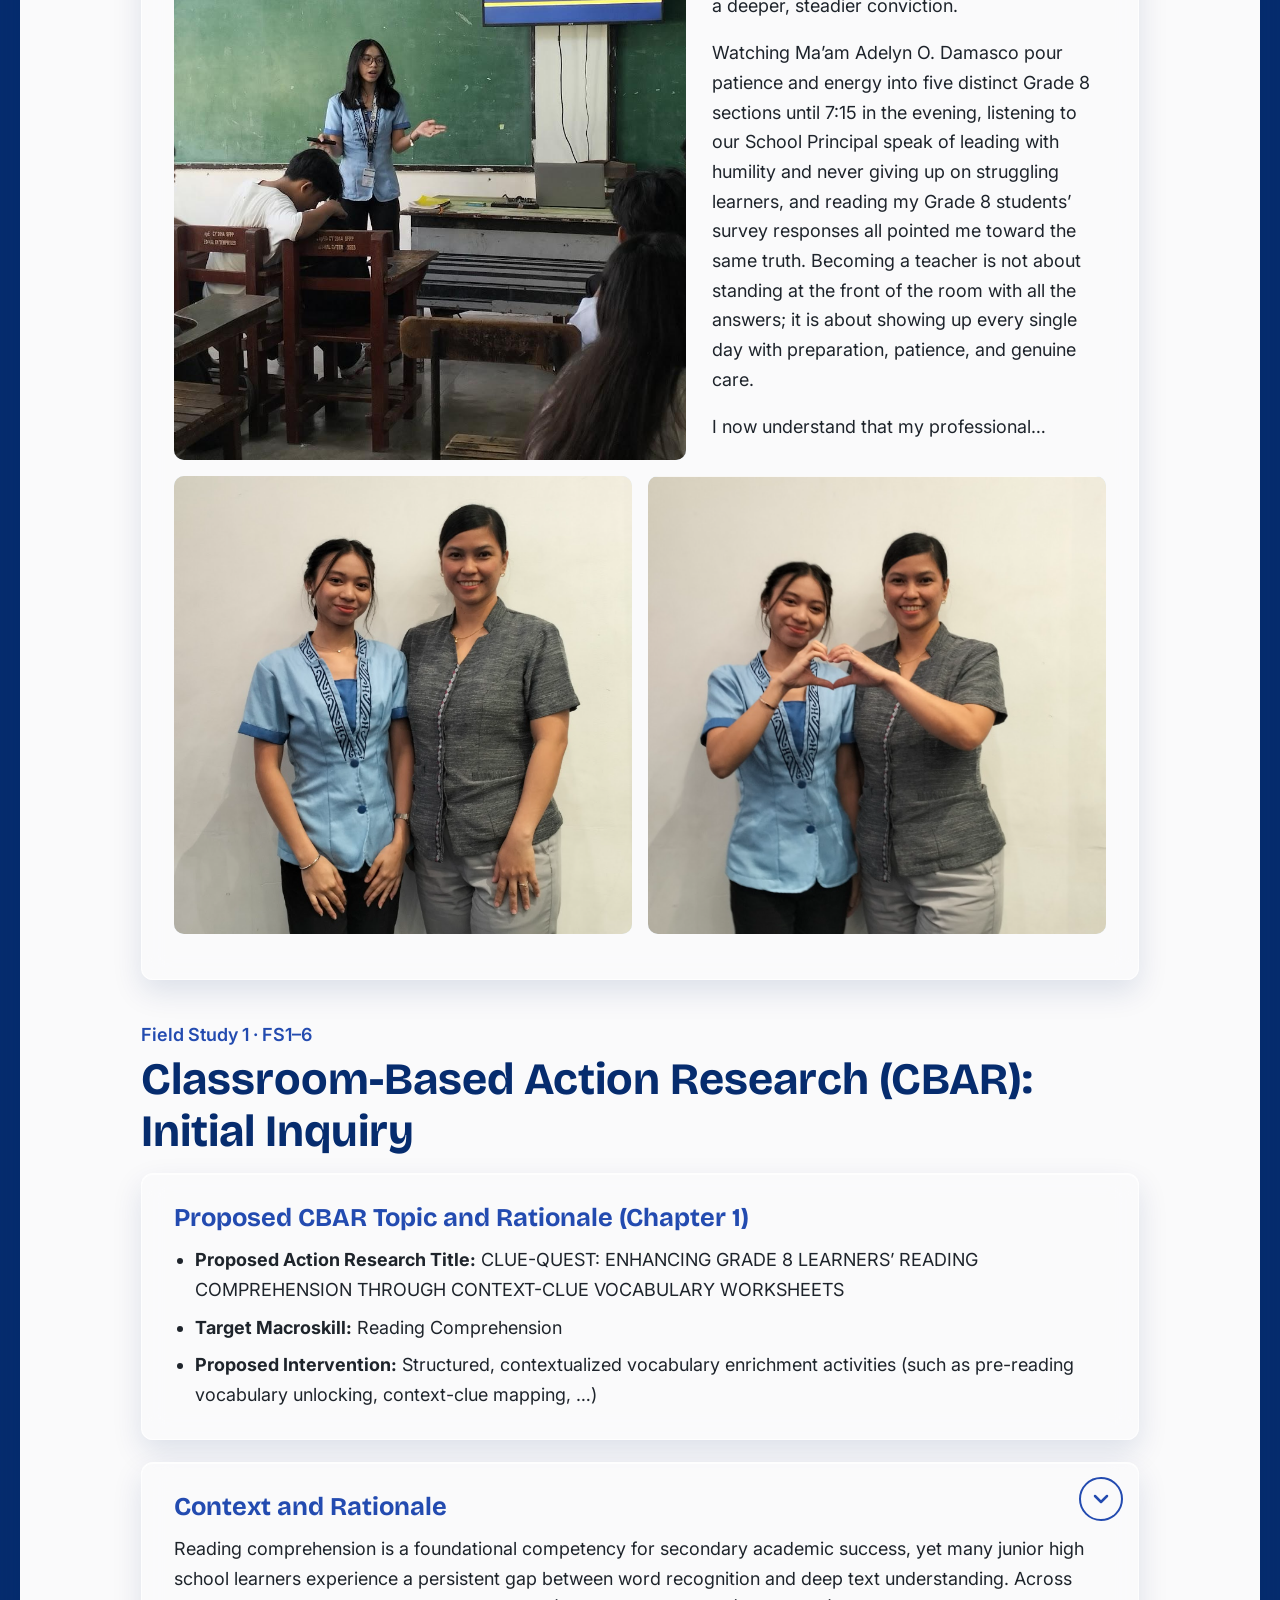
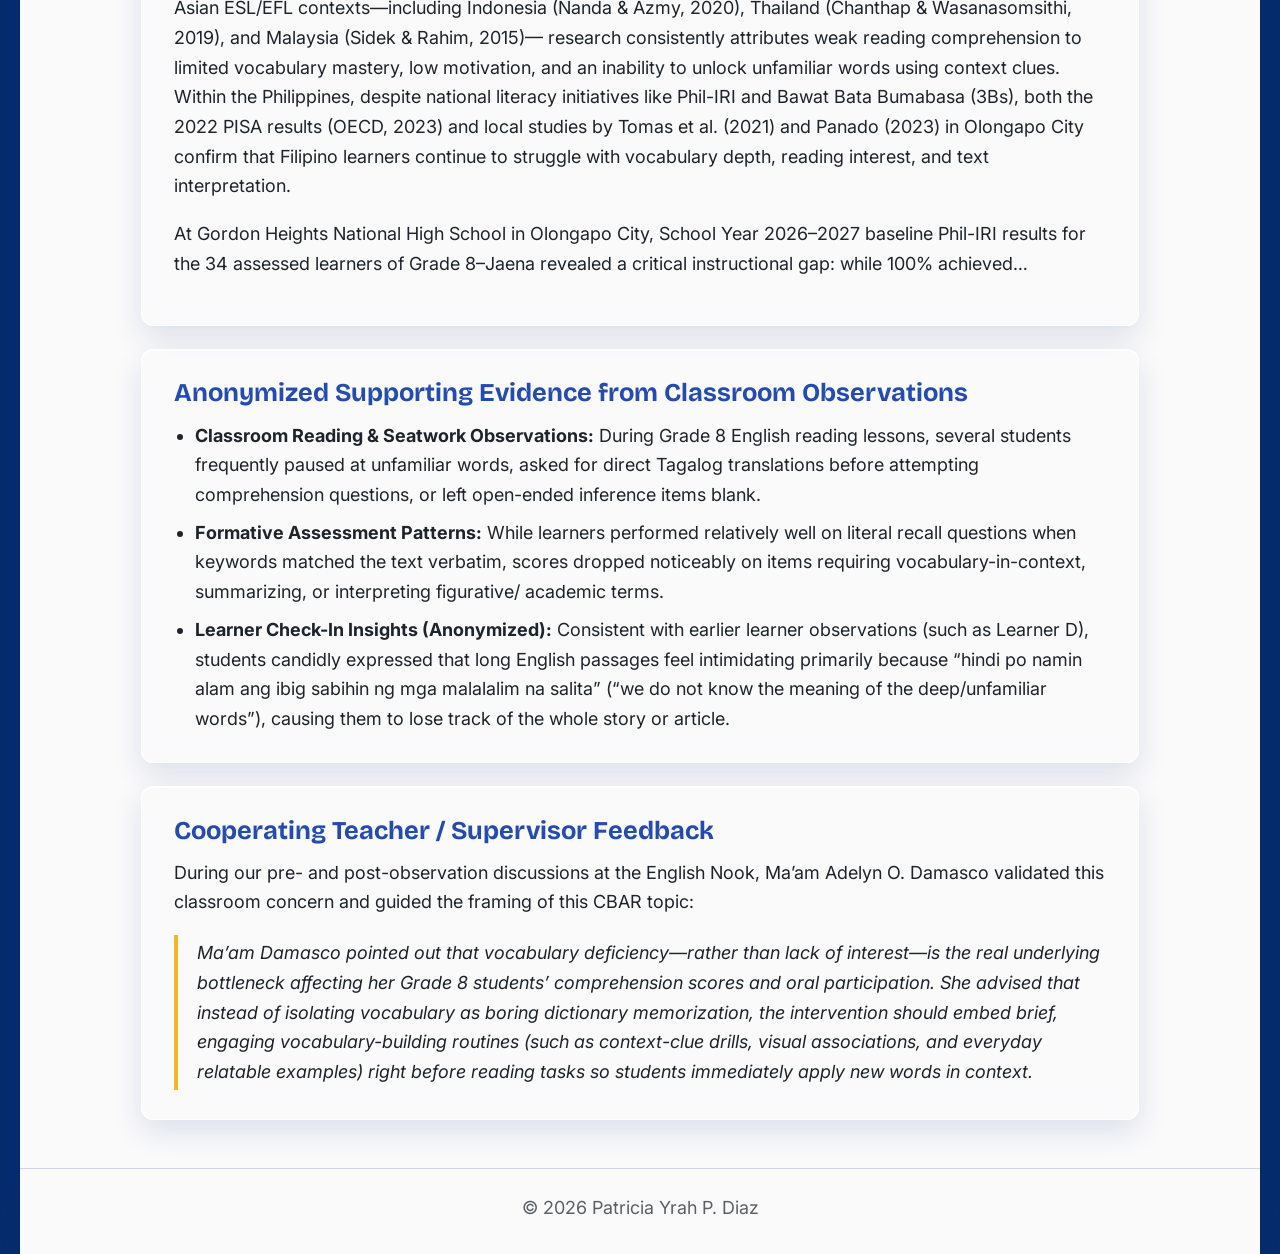
<file: field-study-1.html>
<!DOCTYPE html>
<html lang="en">
<head>
  <meta charset="UTF-8">
  <meta name="viewport" content="width=device-width, initial-scale=1">
  <title>Field Study 1 | Patricia Yrah P. Diaz</title>
  <meta name="description" content="Field Study 1: Teaching-Learning Actual School Environment">
  <script>
    /* Runs first: the menu starts hidden; hover the left edge to open it */
    document.documentElement.classList.add('js', 'scrolled', 'sidebar-closed');
  </script>
  <link rel="preconnect" href="https://fonts.googleapis.com">
  <link rel="preconnect" href="https://fonts.gstatic.com" crossorigin>
  <link href="https://fonts.googleapis.com/css2?family=Bricolage+Grotesque:wght@600;700&family=Inter:wght@400;600;700&display=swap" rel="stylesheet">
  <link rel="stylesheet" href="style.css?v=sidebar-close-layout">
</head>
<body class="bg-fs1 has-sticky-bar">

  <a class="logo-btn floating" id="floatingLogo" href="index.html#home" aria-label="Home"><img src="images/logo.png" alt="" width="52" height="52"></a>
  <button class="edge-tab" id="edgeTab" type="button" aria-label="Open menu" aria-controls="sidebar" aria-expanded="false"></button>

  <aside class="sidebar" id="sidebar">
    <button class="sidebar-close" id="sidebarClose" type="button" aria-label="Close menu" aria-controls="sidebar"><svg viewBox="0 0 24 24" fill="none" stroke="currentColor" stroke-width="2.5" stroke-linecap="round" aria-hidden="true"><path d="m6 6 12 12M18 6 6 18"></path></svg></button>
    <div class="brand">
      <a class="logo-btn" id="sidebarLogo" href="index.html#home" aria-label="Home"><img src="images/sidebar-logo.png" alt="" width="52" height="52"></a>
      <a class="brand-name" href="index.html#home">Patricia Yrah P. Diaz<small>Teaching Internship Portfolio</small></a>
    </div>

    <nav aria-label="Portfolio pages">
      <a class="nav-link" href="index.html#home">Home</a>
      <a class="nav-link nav-head" href="index.html#paper">Paper</a>
      <a class="nav-link nav-head" href="index.html#aboutCarousel">About Me</a>
      <a class="nav-link" href="index.html#pre-deployment">Pre-Deployment Seminar</a>
      <a class="nav-link nav-head" href="#field-study-1">Field Study 1</a>
      <a class="nav-link nav-head" href="field-study-2.html#field-study-2">Field Study 2</a>
      <a class="nav-link nav-head" href="part-4.html#part-4">PPST Evidence</a>
      <a class="nav-link nav-head" href="part-5.html#part-5">Journals &amp; Appendices</a>
    </nav>
  </aside>
  <div class="backdrop" id="backdrop"></div>

  <main class="content subpage theme-field has-bar">
    <div class="sheet">
<nav class="fs-bar" aria-label="Field Study 1 sections"><div class="fs-bar-inner"><a href="#fs1-1" title="School Environment"><b>FS1–1</b><span class="fs-name">School Environment</span></a><a href="#fs1-2" title="Learner Characteristics"><b>FS1–2</b><span class="fs-name">Learner Characteristics</span></a><a href="#fs1-3" title="Class Management"><b>FS1–3</b><span class="fs-name">Class Management</span></a><a href="#fs1-4" title="Curriculum"><b>FS1–4</b><span class="fs-name">Curriculum</span></a><a href="#fs1-5" title="On Becoming a Teacher"><b>FS1–5</b><span class="fs-name">On Becoming a Teacher</span></a><a href="#fs1-6" title="CBAR Initial Inquiry"><b>FS1–6</b><span class="fs-name">CBAR Inquiry</span></a></div></nav>

      <section id="field-study-1" data-nav>
        <div class="banner"><img src="images/gate-1.jpg" width="1600" height="900" alt="School gate with Welcome sign">
          <div class="banner-text"><p class="crumb">Part II</p><h1>Field Study 1 · Teaching-Learning Actual School Environment</h1></div>
        </div>
      </section>

<section id="fs1-1" class="section reveal" data-nav><p class="crumb">Field Study 1 · FS1–1</p><h2>School Environment and Communication Process</h2><div class="stack"><div class="card "><h3>School Profile</h3><div class="shot-grid"><figure class="shot  r-wide"><button class="zoomable" type="button" data-title="School Profile" aria-label="Enlarge: School Profile"><img src="images/gate-1.jpg" alt="School gate with Welcome sign" width="1600" height="900" loading="lazy"></button></figure><figure class="shot  r-wide"><button class="zoomable" type="button" data-title="School Profile" aria-label="Enlarge: School Profile"><img src="images/gate-2.jpg" alt="DepEd signboard beside the school gate" width="1600" height="900" loading="lazy"></button></figure></div><p>Gordon Heights National High School (GHNHS), is a public secondary educational institution located along Keith Street, Barangay Gordon Heights, Olongapo City, Zambales. Established in 1979 and originally known as Gordon Heights Barangay High School, the institution has continuously provided accessible and quality educational opportunities to learners in the community for over four decades. Operating under the Department of Education – Schools Division Office of Olongapo City, it offers the Basic Education Program alongside diverse special curricular offerings—including the Special Program in Science, Technology, Engineering, Mathematics and Robotics (STEM-R), Special Program in Information and Communication Technology (ICT), Special Program in the Arts (SPA), Special Program in Sports (SPS), Special Program in Foreign Language (SPFL), Open High School Program (OHSP), and Special Program in Technical-Vocational Education (SPTVE)—that cater to students’ varied interests, talents, and learning needs.</p><p>Guided by its school mantra, “Empowering minds and character to foster a culture of excellence,” and anchored in its core values of I-CARE (“I am compassionate, accommodating, resilient, and excellent”), GHNHS aligns with the MATATAG agenda to provide a supportive, inclusive learning environment that promotes academic excellence, holistic development, and responsible citizenship.</p></div><div class="card "><h3>School Schedule</h3><div class="table-wrap"><table><thead><tr><th scope="col">Time</th><th scope="col">Grade &amp; Section / Program</th><th scope="col">Building &amp; Room No.</th></tr></thead><tbody><tr><th scope="row">12:55 - 1:35 PM</th><td>Grade 8 Zara - SPTVE</td><td>Building 3 Room 8</td></tr><tr><th scope="row">3:10 - 3:50 PM</th><td>Grade 8 Talaghay</td><td>Building 1 Room 2</td></tr><tr><th scope="row">4:30 - 5:10 PM</th><td>Grade 8 Jaena- SPJ</td><td>Building 10 Room 8</td></tr><tr><th scope="row">5:10 - 5: 50 PM</th><td>Grade 8 Ulay</td><td>Building 1 Room 3</td></tr><tr><th scope="row">5:50- 6:30 PM</th><td>Grade 8 Asimov- Robotics</td><td>Building 6 Room 1</td></tr></tbody></table></div></div><h3 class="sub-head">School Environment</h3><div class="masonry"><div class="card "><h3>1. Library</h3><div class="shot-grid"><figure class="shot  r-wide"><button class="zoomable" type="button" data-title="Library" aria-label="Enlarge: Library"><img src="images/env-library-door.jpg" alt="env-library-door.jpg" width="1600" height="901" loading="lazy"></button></figure><figure class="shot  r-wide"><button class="zoomable" type="button" data-title="Library" aria-label="Enlarge: Library"><img src="images/env-library-inside.jpg" alt="env-library-inside.jpg" width="1600" height="901" loading="lazy"></button></figure></div><p>The school library serves as a quiet, resource-rich hub that supports independent research, reading literacy, and academic enrichment for both students and teachers. Equipped with textbooks, reference materials, and study spaces, it fosters a culture of continuous learning and intellectual curiosity outside the regular classroom.</p></div><div class="card "><h3>2. Care Center (Guidance and Counseling Room)</h3><div class="shot-grid"><figure class="shot  r-wide"><button class="zoomable" type="button" data-title="Care Center (Guidance and Counseling Room)" aria-label="Enlarge: Care Center (Guidance and Counseling Room)"><img src="images/env-care-door.jpg" alt="env-care-door.jpg" width="1600" height="901" loading="lazy"></button></figure><figure class="shot  r-wide"><button class="zoomable" type="button" data-title="Care Center (Guidance and Counseling Room)" aria-label="Enlarge: Care Center (Guidance and Counseling Room)"><img src="images/env-care-inside.jpg" alt="env-care-inside.jpg" width="1600" height="901" loading="lazy"></button></figure></div><p>The Care Center serves as a safe, confidential space dedicated to supporting the emotional, psychological, and behavioral well-being of learners. Through one-on-one counseling, career guidance, and student wellness programs, it ensures that students receive compassionate mentorship and intervention whenever they face personal or academic challenges.</p></div><div class="card "><h3>3. School Garden</h3><div class="shot-grid"><figure class="shot  r-wide"><button class="zoomable" type="button" data-title="School Garden" aria-label="Enlarge: School Garden"><img src="images/env-garden-1.jpg" alt="env-garden-1.jpg" width="1600" height="901" loading="lazy"></button></figure><figure class="shot  r-wide"><button class="zoomable" type="button" data-title="School Garden" aria-label="Enlarge: School Garden"><img src="images/env-garden-2.jpg" alt="env-garden-2.jpg" width="1600" height="901" loading="lazy"></button></figure><figure class="shot  r-wide"><button class="zoomable" type="button" data-title="School Garden" aria-label="Enlarge: School Garden"><img src="images/env-garden-3.jpg" alt="env-garden-3.jpg" width="1600" height="901" loading="lazy"></button></figure></div><p>The school garden functions as an outdoor learning space that promotes environmental stewardship, sustainability, and practical agricultural skills among students. Beyond beautifying the campus, it provides hands-on opportunities for learners to connect science and TLE concepts with real-world care for nature.</p></div><div class="card "><h3>4. Science Laboratory</h3><div class="shot-grid"><figure class="shot  r-wide"><button class="zoomable" type="button" data-title="Science Laboratory" aria-label="Enlarge: Science Laboratory"><img src="images/env-science-lab.jpg" alt="env-science-lab.jpg" width="1600" height="901" loading="lazy"></button></figure><figure class="shot  r-wide"><button class="zoomable" type="button" data-title="Science Laboratory" aria-label="Enlarge: Science Laboratory"><img src="images/env-science-models.jpg" alt="env-science-models.jpg" width="1600" height="901" loading="lazy"></button></figure></div><p>The Science Laboratory provides a specialized, hands-on environment where students can conduct experiments, test hypotheses, and observe scientific phenomena firsthand. Equipped with laboratory apparatus and safety tools, it bridges theoretical lessons with practical inquiry and critical thinking.</p></div><div class="card "><h3>5. Speech Laboratory</h3><div class="shot-grid"><figure class="shot  r-wide"><button class="zoomable" type="button" data-title="Speech Laboratory" aria-label="Enlarge: Speech Laboratory"><img src="images/env-speech-lab.jpg" alt="env-speech-lab.jpg" width="1600" height="901" loading="lazy"></button></figure></div><p>Designed with individual acoustic cubicles and headsets, the Speech Laboratory provides an interactive environment for developing students’ oral communication, pronunciation, and listening comprehension skills. This specialized setup minimizes distractions and allows learners to practice language fluency, public speaking, and audio-assisted exercises with confidence.</p></div><div class="card "><h3>6. English Nook</h3><div class="shot-grid"><figure class="shot  r-tall"><button class="zoomable" type="button" data-title="English Nook" aria-label="Enlarge: English Nook"><img src="images/env-nook.jpg" alt="env-nook.jpg" width="901" height="1600" loading="lazy"></button></figure></div><p>English Nook serves as a collaborative workspace where us student teachers prepare lesson plans, check student outputs, and exchange instructional ideas. During our vacant periods in the observation phase, this welcoming corner became our home base for reflection, mentorship discussions, and quiet preparation before stepping into the classroom.</p></div><div class="card "><h3>7. Music Room</h3><div class="shot-grid"><figure class="shot  r-wide"><button class="zoomable" type="button" data-title="Music Room" aria-label="Enlarge: Music Room"><img src="images/env-music.jpg" alt="env-music.jpg" width="1600" height="901" loading="lazy"></button></figure></div><p>The Music Room serves as a creative, expressive space where students explore musical theory, vocal training, and instrumental performance. Equipped with musical instruments and rehearsal areas, it nurtures artistic talent, cultural appreciation, and collaborative performance— particularly supporting learners in the school’s Special Program in the Arts (SPA).</p></div><div class="card "><h3>8. School Canteen</h3><div class="shot-grid"><figure class="shot  r-wide"><button class="zoomable" type="button" data-title="School Canteen" aria-label="Enlarge: School Canteen"><img src="images/env-canteen.jpg" alt="env-canteen.jpg" width="1600" height="901" loading="lazy"></button></figure></div><p>The School Canteen provides a clean, accessible dining area where students, teachers, and staff can purchase nutritious, affordable meals and snacks throughout the school day. Beyond promoting proper health and wellness to keep learners energized for their classes, it serves as a welcoming social hub where students interact and build camaraderie during breaks.</p></div></div><div class="card "><h3>Communication Process in the School</h3><p>Effective communication is the backbone of daily operations and instructional success at Gordon Heights National High School (GHNHS). Throughout my internship, I observed how clear, timely, and respectful communication keeps administrators, faculty, staff, learners, and parents aligned toward shared educational goals.</p><p><strong>Administrative-to-Faculty Communication (Top-Down):</strong> School announcements, DepEd memoranda, policy updates, and event schedules are systematically disseminated from the School Principal and Department Heads to the teaching staff through official memoranda, faculty meetings, Learning Action Cell (LAC) sessions, and designated online group chats. This ensures that every teacher is well-informed and prepared for school-wide initiatives.</p><p><strong>Peer-to-Peer and Mentorship Communication (Horizontal):</strong> Within the faculty—particularly in our English Department—communication is collaborative and supportive. Teachers regularly share instructional resources, discuss student progress, and coordinate assessments. As a student teacher, I experienced this firsthand through daily pre- and post-observation conferences with my Cooperating Teacher, where constructive feedback and open dialogue guided my instructional growth.</p><p><strong>Teacher-to-Student Communication:</strong> Inside the classroom, communication goes beyond delivering lesson content. Teachers establish clear classroom routines, learning objectives, and behavioral expectations while encouraging active student participation, questions, and two-way dialogue. Outside class hours, announcements regarding tasks, schedules, and reminders are reinforced through class officers and digital platforms.</p><p><strong>School-to-Parent and Community Communication (Home-School Partnership):</strong> GHNHS maintains strong ties with families and the local community through General and Homeroom Parent-Teacher Association (PTA) assemblies, quarterly card-giving consultations, parent-teacher conferences, and official social media pages. When learners encounter academic or behavioral concerns, teachers and advisers communicate directly with parents to build supportive, unified interventions.</p><p>Overall, witnessing the school’s communication flow taught me that a thriving school community relies on transparency, active listening, and mutual respect across all levels.</p></div></div></section>

<section id="fs1-2" class="section reveal" data-nav><p class="crumb">Field Study 1 · FS1–2</p><h2>Learner Characteristics</h2><div class="stack"><p class="note">Interviewees’ photos were not permitted, and the learners are identified by code.</p><div class="cols-2"><div class="card "><p class="crumb">Learner A · Grade 8 – Asimov</p><h3>The Energetic Socializer</h3><p>During our brief check-in, Learner A enthusiastically shared that English class is most enjoyable when it involves team games, friendly competitions, or acting out scenarios with classmates. He admitted that sitting still through long slide presentations or silent reading tasks makes him restless and easily distracted by his friends. When asked what helps him focus, he noted that having a specific role in a group —such as being the team leader or presenter—keeps him motivated and accountable.</p></div><div class="card "><p class="crumb">Learner B · Grade 8 – Jaena</p><h3>The Quiet Perfectionist</h3><p>Learner B expressed in a soft-spoken, thoughtful manner that she genuinely enjoys reading stories and writing essays where she has enough time to organize her thoughts carefully. However, she shared that being called on unexpectedly during whole-class recitation makes her anxious because she is afraid of mispronouncing words or giving an incomplete answer in front of everyone. She mentioned feeling much more confident when she is allowed to discuss her ideas with a seatmate first through Think-Pair-Share before speaking to the class.</p></div><div class="card "><p class="crumb">Learner C · Grade 8 – Talaghay</p><h3>The Visual &amp; Creative Student</h3><p>When asked about his learning preferences, Learner C explained that he understands lessons much faster when the teacher uses pictures, video clips, diagrams, or color-coded board work rather than purely verbal explanations. He shared that doodling in his notebook actually helps him concentrate while listening, though he sometimes worries teachers might think he is not paying attention. He expressed excitement whenever performance tasks allow him to draw, design posters, or create visual storyboards to show what he learned.</p></div><div class="card "><p class="crumb">Learner D · Grade 8 – Zara</p><h3>The Reluctant Reader</h3><p>In a relaxed, one-on-one conversation, Learner D candidly admitted that long English paragraphs and unfamiliar vocabulary often make her feel overwhelmed, causing her to shut down or avoid participating. She shared that he learns best when complex English concepts are explained using simple, relatable Filipino or local examples, and when instructions are broken down step-by-step. She also noted that working alongside a patient peer buddy makes her feel less embarrassed to ask questions when she gets stuck.</p></div></div><div class="card "><h3>Narrative Report and Reflection</h3><p class="crumb">Matching Learner Characteristics with Learning Activities</p><p>Observing and conversing with four distinct learners within the same Grade 8 class at Gordon Heights National High School dismantled the illusion that teaching the same grade level means teaching a uniform group of students. Even though Learners A, B, C, and D share the same age, curriculum, and classroom walls, each of them experiences the exact same lesson through a completely different cognitive and emotional lens.</p><p>When instructional activities intentionally align with learner characteristics, potential classroom struggles transform into strengths. For instance, assigning mixed-ability collaborative tasks allowed Learner A’s social energy, Learner B’s writing precision, Learner C’s visual creativity, and Learner D’s practical insights to complement one another rather than clash. Similarly, pairing graphic organizers and multimedia anchors with chunked instructions kept Learner C engaged while lowering Learner D’s anxiety around English texts. Meanwhile, incorporating structured Think-Pair-Share routines gave Learner B a safe, low-pressure bridge to share her brilliant ideas without the fear of public embarrassment. Conversely, relying solely on a single, rigid teaching method—such as a 30-minute lecture or silent individual seatwork—inevitably leaves learners behind. What initially appeared on the surface as Learner A’s “restlessness,” Learner C’s “distracted doodling,” or Learner D’s “lack of motivation” was actually a clear signal that the task design did not match their readiness or dominant learning style.</p><p>This experience profoundly reshaped how I approach lesson planning and classroom instruction. I realized that fairness in teaching does not mean giving every student the exact same activity; it means giving every student an accessible entry point where they can succeed. Moving forward as an educator, I am committed to designing varied, differentiated, and empathetic learning experiences—ensuring that the energetic, the quiet, the artistic, and the struggling learner all feel seen, capable, and valued inside my classroom.</p></div></div></section>

<section id="fs1-3" class="section reveal" data-nav><p class="crumb">Field Study 1 · FS1–3</p><h2>Class Management and Learning</h2><div class="stack"><div class="card "><h3>Classroom</h3><figure class="shot  r-wide"><button class="zoomable" type="button" data-title="Classroom" aria-label="Enlarge: Classroom"><img src="images/fs13-classroom.jpg" alt="Student teacher facilitating a lesson in a Grade 8 classroom with learners seated at shared tables" width="1600" height="900" loading="lazy"></button></figure></div><div class="card "><h3>Classroom Management Observation</h3><div class="table-wrap table-wide"><table><thead><tr><th scope="col">Classroom Management Indicator</th><th scope="col">Observed?</th><th scope="col">Evidence / Specific Classroom Practice</th></tr></thead><tbody><tr><th scope="row">1. Establishes clear opening and closing routines</th><td>Yes</td><td>Classes consistently begin with an opening prayer, greetings, quick cleanliness check, and attendance verification before transitioning to review.</td></tr><tr><th scope="row">2. Posts or communicates clear behavioral expectations</th><td>Yes</td><td>Classroom rules (e.g., Raise your hand to speak, Listen when someone is talking, Keep gadgets away unless instructed) are established and reinforced calmly.</td></tr><tr><th scope="row">3. Manages instructional transitions smoothly</th><td>Yes</td><td>Uses verbal countdowns, visual slide cues, and assigned group leaders to distribute worksheets or shift from lecture to group work without dead time.</td></tr><tr><th scope="row">4. Arranges physical space to support learning and supervision</th><td>Yes</td><td>Desks are aligned for clear sightlines and easy teacher circulation; waste bins and board spaces are kept organized despite shared room schedules.</td></tr><tr><th scope="row">5. Uses proactive, non-punitive redirection for off-task behavior</th><td>Yes</td><td>Addresses side chatter or late-afternoon drowsiness through proximity control, eye contact, gentle humor, or calling on the student to read/ share.</td></tr><tr><th scope="row">6. Reinforces positive behavior and student effort</th><td>Yes</td><td>Gives immediate verbal praise, recitation points, and constructive encouragement whenever hesitant learners participate.</td></tr><tr><th scope="row">7. Integrates formative assessment seamlessly into routines</th><td>Yes</td><td>Checks understanding throughout the lesson via cold-calling with scaffolding, thumbs-up/down checks, board drills, and short exit tickets.</td></tr><tr><th scope="row">8. Maintains safe, respectful, and inclusive classroom climate</th><td>Yes</td><td>Enforces a “no-mocking” norm during oral reading and recitation, aligning with GHNHS’s I-CARE core values (Compassionate, Accommodating, Resilient, Excellent).</td></tr></tbody></table></div></div></div></section>

<section id="fs1-4" class="section reveal" data-nav><p class="crumb">Field Study 1 · FS1–4</p><h2>Curriculum</h2><div class="stack"><p class="note">The implementation of school vision, mission and goals; the curriculum resources and teaching schedules.</p><h3 class="sub-head">Interview Guide with the Principal</h3><div class="cols-2"><div class="card "><h3>A. Personal and Professional Background</h3><p>The Principal’s steady rise from Teacher I in 1994 (after shifting from Civil Engineering due to financial constraints) to Principal IV, backed by a Doctorate in Educational Management, reflects organic, ground-level mastery grounded in steward, people’s, and behavioral leadership. Alongside shared decision-making, their strict time boundaries—finishing tasks at school, avoiding work messages after 7:00 PM, and protecting weekends for family—model sustainable respect for staff well-being. Listening to this journey reminded me that great educators are shaped by resilience and purpose rather than effortless paths, teaching me that true leadership means serving with both heart and healthy boundaries.</p></div><div class="card "><h3>B. School Leadership and Management</h3><p>Overseeing nearly 2,000 students and over 100 personnel requires clear delegation paired with emotional intelligence. The Principal practices democratic, procedural leadership—empowering Department Heads and using a “listen, think, act” approach that diffuses faculty tension by “parking” heated issues until Monday and meets student misbehavior with empathy rather than anger. What struck me most is their quiet strength in choosing composure, daily visibility, and open-door collaboration with parents and the community, showing me that trust and patience are far more powerful in guiding people than reacting out of frustration.</p></div><div class="card "><h3>C. Instructional Leadership and Student Learning</h3><p>The Principal’s instructional leadership is distinctly data-driven and equity-minded, scrutinizing grade summaries, LIS reports, MPS ratings, and classroom walkthroughs to ensure neither struggling nor advanced learners are neglected. By pairing creative solutions—like feeding-assisted remediation and a proposed 90-day reading and numeracy clinic—with research-backed post-tests, they demand measurable learning impact despite barriers like Saturday absences or limited home support. Hearing how deeply they examine student data and refuse to give up—even celebrating saving a small percentage of struggling learners—reminded me that behind every test score is a child who deserves a teacher willing to keep trying.</p></div><div class="card "><h3>D. Closing Question (Advice for Aspiring Teachers)</h3><p>In closing, the Principal emphasizes visibility, student-centeredness, and lifelong adaptability, challenging the stereotype of the “nagging” lecturer by insisting that true teaching effectiveness is measured by how actively students think critically, ask questions, and respond to a lesson. Framing leadership like an “eagle” that maintains broad perspective while staying connected to people on the ground, they define teaching as a selfless legacy built on emotional control and fairness. These parting words left a lasting mark on my heart: true teaching isn’t about how impressive I look at the front of the room, but how deeply my students are empowered to think and grow—a legacy I hope to carry into every classroom I enter.</p></div></div><div class="card "><h3>Teacher Interview and Reflection</h3><p>During our mentoring sessions at the English Nook, Ma’am Adelyn O. Damasco shared invaluable insights drawn from handling diverse Grade 8 sections—ranging from special curricular classes like G8-Jaena (SPJ), G8-Asimov (Robotics), and G8-Zara (SPTVE) to regular sections like G8-Talaghay and G8-Ulay—alongside her responsibilities as School Paper Adviser (Sunbeam) and ARAL Reading facilitator:</p><p><strong>On Teaching Strategies:</strong> Ma’am Damasco emphasized the necessity of differentiating instruction according to each section’s unique profile and energy level, especially during afternoon-to-evening shifts that run until 7:15 PM. While special program classes like SPJ and Robotics thrive on critical inquiry, journalistic writing, and analytical challenges, technical-vocational and regular sections respond best to contextualized, hands-on, and collaborative activities. To combat late-afternoon fatigue in her 5:15 PM to 7:15 PM classes, she uses brisk interactive drills, and real-life relatable prompts to keep learners alert and engaged.</p><p><strong>On Educational Technology:</strong> As both an English teacher and School Paper Adviser, Ma’am Damasco views educational technology as a practical bridge between classroom lessons and real-world communication. She utilizes clear, structured visual presentations, multimedia clips, and the Speech Laboratory (particularly for her Journalism I sessions) to strengthen students’ listening, speaking, and media literacy skills. Outside class hours, official Messenger group chats and digital templates are used to coordinate journalism outputs, reading interventions, and class reminders while ensuring offline accessibility for learners without steady internet access.</p><p><strong>On Assessment Practices:</strong> Ma’am Damasco approaches assessment as both a diagnostic tool and a platform for authentic expression. In her ARAL Reading sessions and regular English classes, she relies on targeted formative checks—oral reading assessments, quick comprehension drills, and guided feedback—to catch foundational literacy gaps early. For summative evaluations, she balances standard written tests with rubric-guided performance tasks such as news/feature writing, collaborative presentations, and oral recitations so every learner can demonstrate mastery meaningfully.</p></div></div></section>

<section id="fs1-5" class="section reveal" data-nav><p class="crumb">Field Study 1 · FS1–5</p><h2>On Becoming a Teacher</h2><div class="stack"><div class="card "><h3>A. Teachers’ Roles, Responsibilities and Professional Growth</h3><div class="shot-grid"><figure class="shot  r-wide"><button class="zoomable" type="button" data-title="Classroom observation" aria-label="Enlarge: Classroom observation"><img src="images/class-pink.jpg" alt="Teacher facilitating a lesson with a slide on the TV screen" width="1600" height="900" loading="lazy"></button></figure><figure class="shot  r-wide"><button class="zoomable" type="button" data-title="Classroom observation" aria-label="Enlarge: Classroom observation"><img src="images/class-back.jpg" alt="View from the middle of the classroom toward the teacher’s desk" width="1600" height="901" loading="lazy"></button></figure><figure class="shot  r-wide"><button class="zoomable" type="button" data-title="Classroom observation" aria-label="Enlarge: Classroom observation"><img src="images/class-grey.jpg" alt="Teacher explaining a lesson to Grade 8 learners" width="1600" height="901" loading="lazy"></button></figure></div><p>Ma’am Damasco shared that a modern teacher’s role extends far beyond delivering a 40-minute lesson plan. Balancing five Grade 8 English sections alongside duties as Grade 8 – Jaena (SPJ) Class Adviser, School Paper Adviser (Sunbeam), and ARAL Reading facilitator requires wearing many hats—acting simultaneously as instructional designer, reading interventionist, campus journalism mentor, and second parent.</p><p>Observing Ma’am Damasco manage these overlapping responsibilities taught me that teaching is not a mere 8-to-5 routine; it is a vocation of stewardship. Her dedication showed me that true professionalism lies in carrying administrative and extracurricular loads without ever letting students feel rushed or neglected.</p><p>Both Ma’am Damasco and the School Principal emphasized that curriculum reforms—such as the shift to the MATATAG Curriculum and data-driven reading/numeracy interventions—require teachers to remain lifelong learners. Through Learning Action Cell (LAC) sessions, peer mentoring, graduate studies, and classroom action research, educators continuously refine their craft to meet evolving student needs.</p><p>Hearing how seasoned educators still attend seminars, conduct action research, and collaborate during LAC sessions humbled me. Graduating with a teaching degree is only the starting line; staying effective means remaining humble enough to keep learning, unlearning, and adapting throughout my career.</p></div><div class="card "><h3>B. Reflective Journal</h3><div class="featured"><figure class="shot  r-wide"><button class="zoomable" type="button" data-title="Reflective journal" aria-label="Enlarge: Reflective journal"><img src="images/class-quiz.jpg" alt="Student teacher facilitating a Propaganda Techniques quiz in class" width="1600" height="901" loading="lazy"></button></figure><div><p>When I first walked through the green gates of Gordon Heights National High School, I carried the quiet anxiety every student teacher knows well: Will I know enough? Will my students listen to me? Do I truly have what it takes to become a teacher? Over the course of my internship, those questions slowly gave way to a deeper, steadier conviction.</p><p>Watching Ma’am Adelyn O. Damasco pour patience and energy into five distinct Grade 8 sections until 7:15 in the evening, listening to our School Principal speak of leading with humility and never giving up on struggling learners, and reading my Grade 8 students’ survey responses all pointed me toward the same truth. Becoming a teacher is not about standing at the front of the room with all the answers; it is about showing up every single day with preparation, patience, and genuine care.</p><p>I now understand that my professional identity is anchored in both competence and compassion. Like GHNHS’s I-CARE core values, I want to be an educator who is compassionate enough to understand a struggling reader’s silence, accommodating enough to adapt my lessons to every learner’s style, resilient enough to grow from every post-observation critique, and excellent enough to give my students the highest standard of teaching they deserve. I am no longer just studying to become a teacher—I am actively stepping into the calling, grateful for the mentors and learners who shaped my beginning.</p></div></div><div class="shot-grid"><figure class="shot r-tall"><button class="zoomable" type="button" data-title="With my Cooperating Teacher 1" aria-label="Enlarge: With my Cooperating Teacher 1"><img src="images/journal-week1-cooperating-teacher-1.png" alt="Patricia standing beside her Cooperating Teacher" width="768" height="720" loading="lazy"></button></figure><figure class="shot r-tall"><button class="zoomable" type="button" data-title="With my Cooperating Teacher 2" aria-label="Enlarge: With my Cooperating Teacher 2"><img src="images/journal-week1-cooperating-teacher-2.png" alt="Patricia and her Cooperating Teacher making a heart shape with their hands" width="768" height="720" loading="lazy"></button></figure></div></div></div></section>

<section id="fs1-6" class="section reveal" data-nav><p class="crumb">Field Study 1 · FS1–6</p><h2>Classroom-Based Action Research (CBAR): Initial Inquiry</h2><div class="stack"><div class="card "><h3>Proposed CBAR Topic and Rationale (Chapter 1)</h3><ul><li><strong>Proposed Action Research Title:</strong> CLUE-QUEST: ENHANCING GRADE 8 LEARNERS’ READING COMPREHENSION THROUGH CONTEXT-CLUE VOCABULARY WORKSHEETS</li><li><strong>Target Macroskill:</strong> Reading Comprehension</li><li><strong>Proposed Intervention:</strong> Structured, contextualized vocabulary enrichment activities (such as pre-reading vocabulary unlocking, context-clue mapping, …)</li></ul></div><div class="card "><h3>Context and Rationale</h3><p>Reading comprehension is a foundational competency for secondary academic success, yet many junior high school learners experience a persistent gap between word recognition and deep text understanding. Across Asian ESL/EFL contexts—including Indonesia (Nanda &amp; Azmy, 2020), Thailand (Chanthap &amp; Wasanasomsithi, 2019), and Malaysia (Sidek &amp; Rahim, 2015)— research consistently attributes weak reading comprehension to limited vocabulary mastery, low motivation, and an inability to unlock unfamiliar words using context clues. Within the Philippines, despite national literacy initiatives like Phil-IRI and Bawat Bata Bumabasa (3Bs), both the 2022 PISA results (OECD, 2023) and local studies by Tomas et al. (2021) and Panado (2023) in Olongapo City confirm that Filipino learners continue to struggle with vocabulary depth, reading interest, and text interpretation.</p><p>At Gordon Heights National High School in Olongapo City, School Year 2026–2027 baseline Phil-IRI results for the 34 assessed learners of Grade 8–Jaena revealed a critical instructional gap: while 100% achieved Independent-level word reading accuracy (97%–100%), none met the Grade 8 comprehension standard. Instead, 23 learners read two grade levels below expectations and 11 read three grade levels below, with 58.82% (20 out of 34) falling into Instructional (17) and Frustration (3) levels even on below-grade-level passages. Classroom observations confirmed that learners stalled on unfamiliar words, guessed meanings randomly instead of using context clues, and disengaged during traditional worksheet drills.</p><p>To address this lexical and comprehension gap through active, motivating problem-solving (Qiao et al., 2022), the researcher developed CLUE-QUEST (Contextualized Lexical Understanding &amp; Engagement Quests)—a series of print-based, gamified detective worksheets designed to train learners in context-clue vocabulary unlocking alongside literal and inferential comprehension strategies. Implemented over a four-week cycle, this Classroom-Based Action Research (CBAR) evaluates the effectiveness of CLUE-QUEST in improving the vocabulary and reading comprehension performance of Grade 8–Jaena learners while providing a practical, modality-flexible classroom intervention.</p></div><div class="card "><h3>Anonymized Supporting Evidence from Classroom Observations</h3><ul><li><strong>Classroom Reading &amp; Seatwork Observations:</strong> During Grade 8 English reading lessons, several students frequently paused at unfamiliar words, asked for direct Tagalog translations before attempting comprehension questions, or left open-ended inference items blank.</li><li><strong>Formative Assessment Patterns:</strong> While learners performed relatively well on literal recall questions when keywords matched the text verbatim, scores dropped noticeably on items requiring vocabulary-in-context, summarizing, or interpreting figurative/ academic terms.</li><li><strong>Learner Check-In Insights (Anonymized):</strong> Consistent with earlier learner observations (such as Learner D), students candidly expressed that long English passages feel intimidating primarily because “hindi po namin alam ang ibig sabihin ng mga malalalim na salita” (“we do not know the meaning of the deep/unfamiliar words”), causing them to lose track of the whole story or article.</li></ul></div><div class="card "><h3>Cooperating Teacher / Supervisor Feedback</h3><p>During our pre- and post-observation discussions at the English Nook, Ma’am Adelyn O. Damasco validated this classroom concern and guided the framing of this CBAR topic:</p><blockquote>Ma’am Damasco pointed out that vocabulary deficiency—rather than lack of interest—is the real underlying bottleneck affecting her Grade 8 students’ comprehension scores and oral participation. She advised that instead of isolating vocabulary as boring dictionary memorization, the intervention should embed brief, engaging vocabulary-building routines (such as context-clue drills, visual associations, and everyday relatable examples) right before reading tasks so students immediately apply new words in context.</blockquote></div></div></section>

      <footer class="site-footer"><p>&copy; 2026 Patricia Yrah P. Diaz</p></footer>
    </div>
  </main>

  <div class="lightbox" id="lightbox" role="dialog" aria-modal="true" aria-label="Image viewer" hidden>
    <div class="lb-bar">
      <span class="lb-title" id="lbTitle"></span>
      <div class="lb-actions">
        <button type="button" id="lbOut" aria-label="Zoom out">&minus;</button>
        <button type="button" id="lbIn" aria-label="Zoom in">+</button>
        <button type="button" id="lbReset">Reset</button>
        <button type="button" id="lbClose" aria-label="Close">&times;</button>
      </div>
    </div>
    <div class="lb-stage" id="lbStage"><img id="lbImg" alt=""></div>
  </div>

  <script src="common.js?v=sidebar-close-layout"></script>
  <script src="page.js"></script>
</body>
</html>
</file>
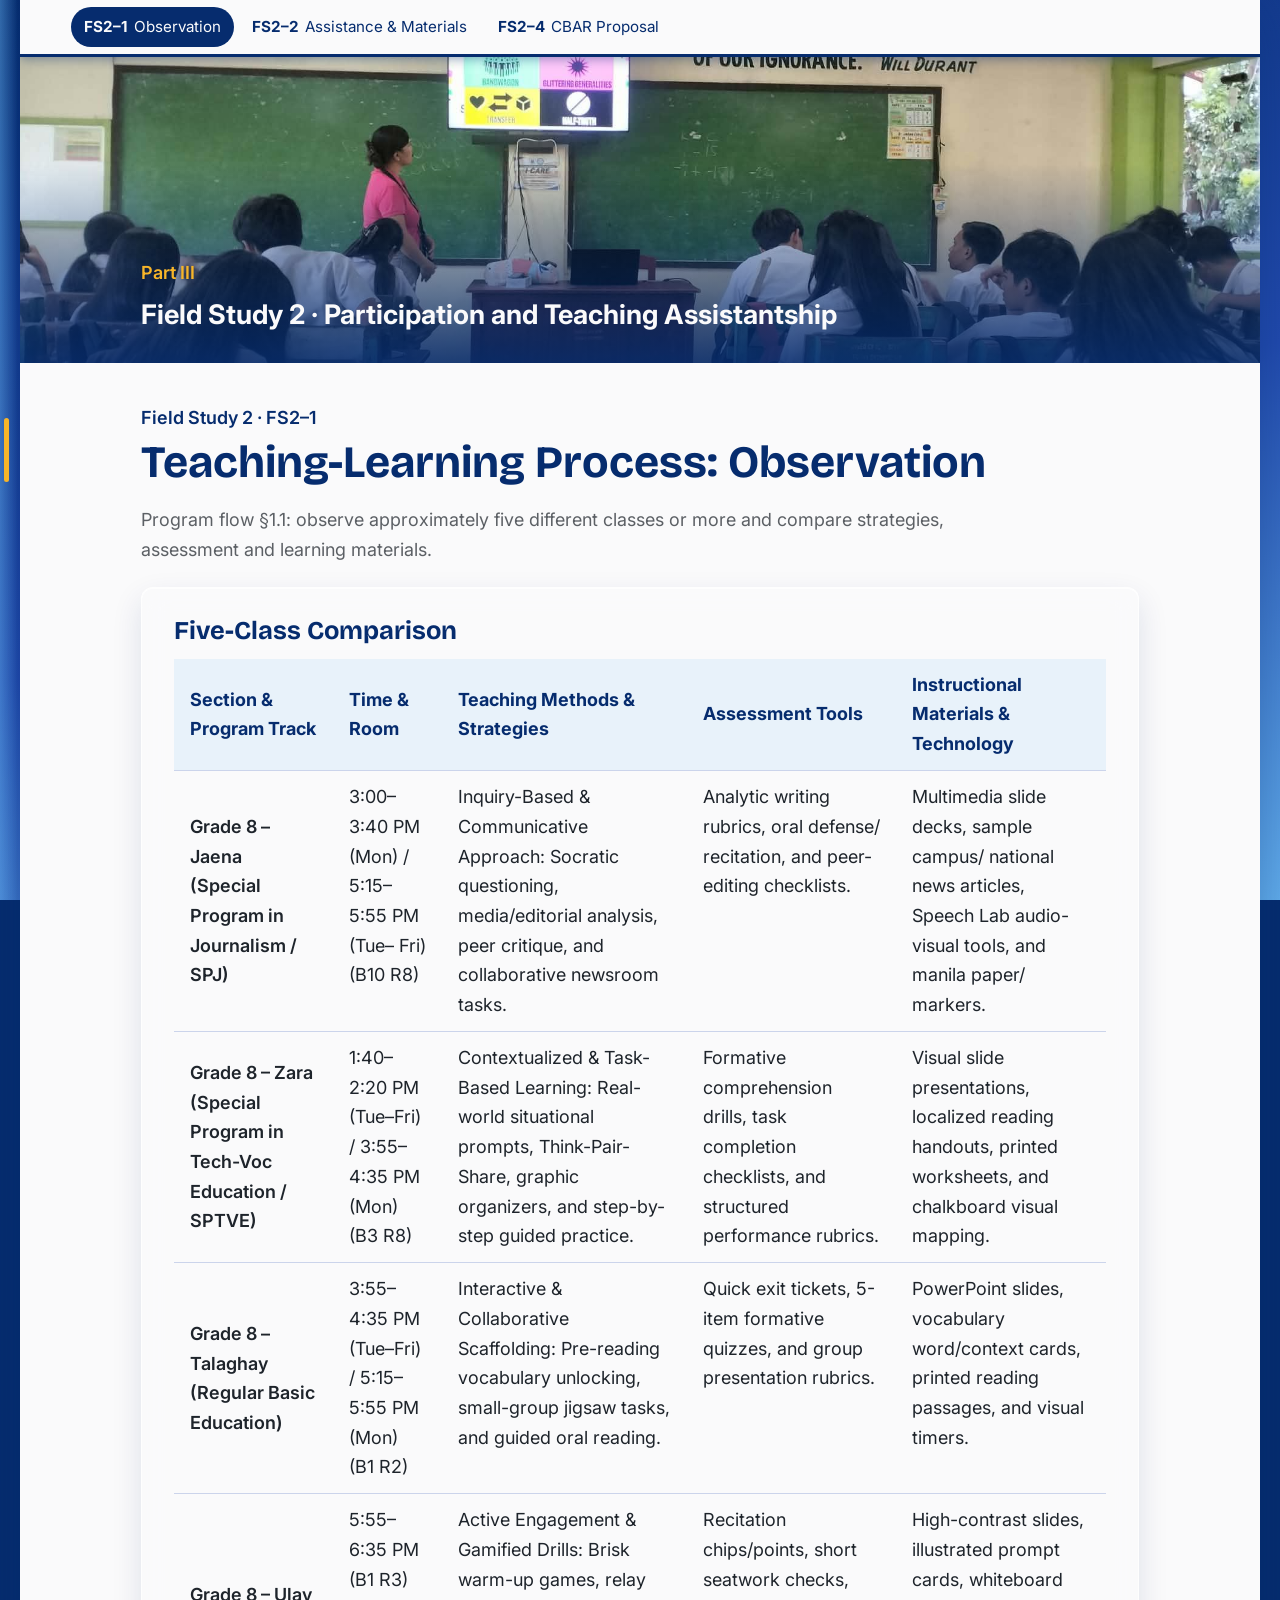
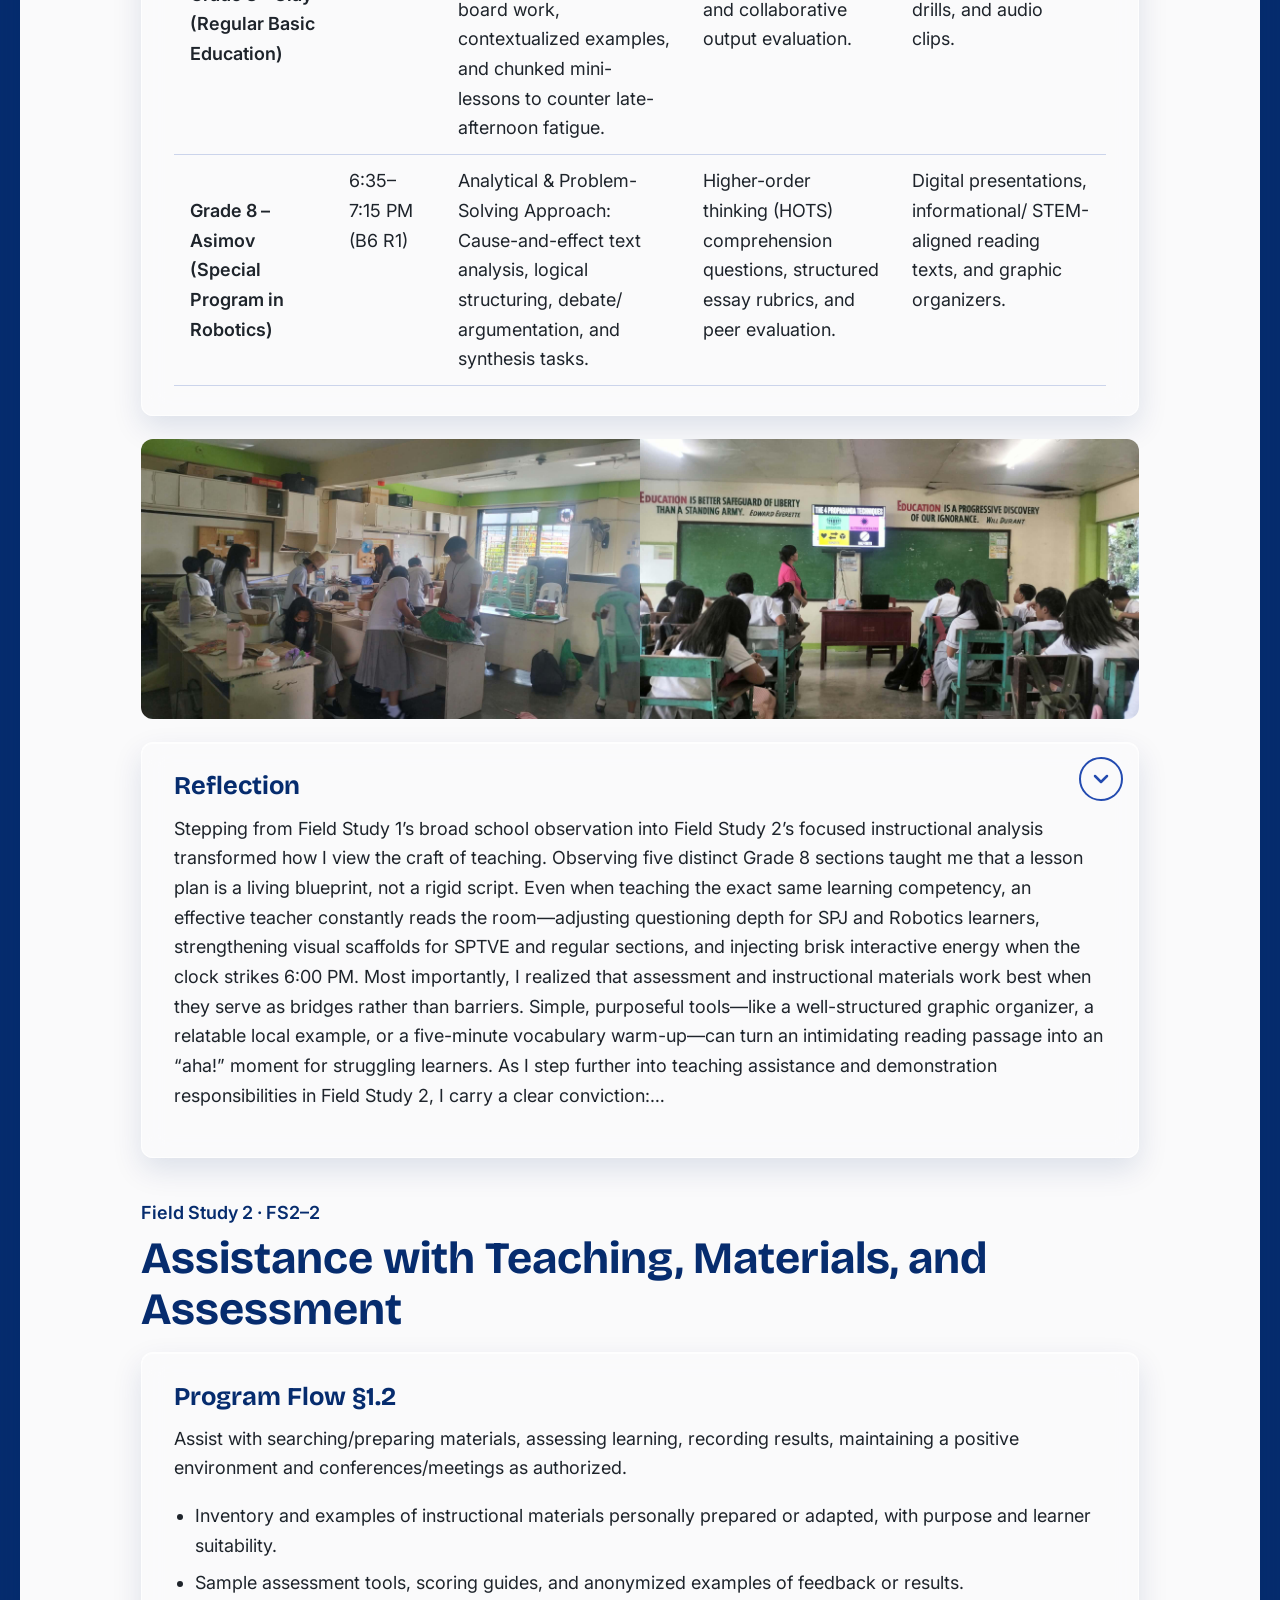
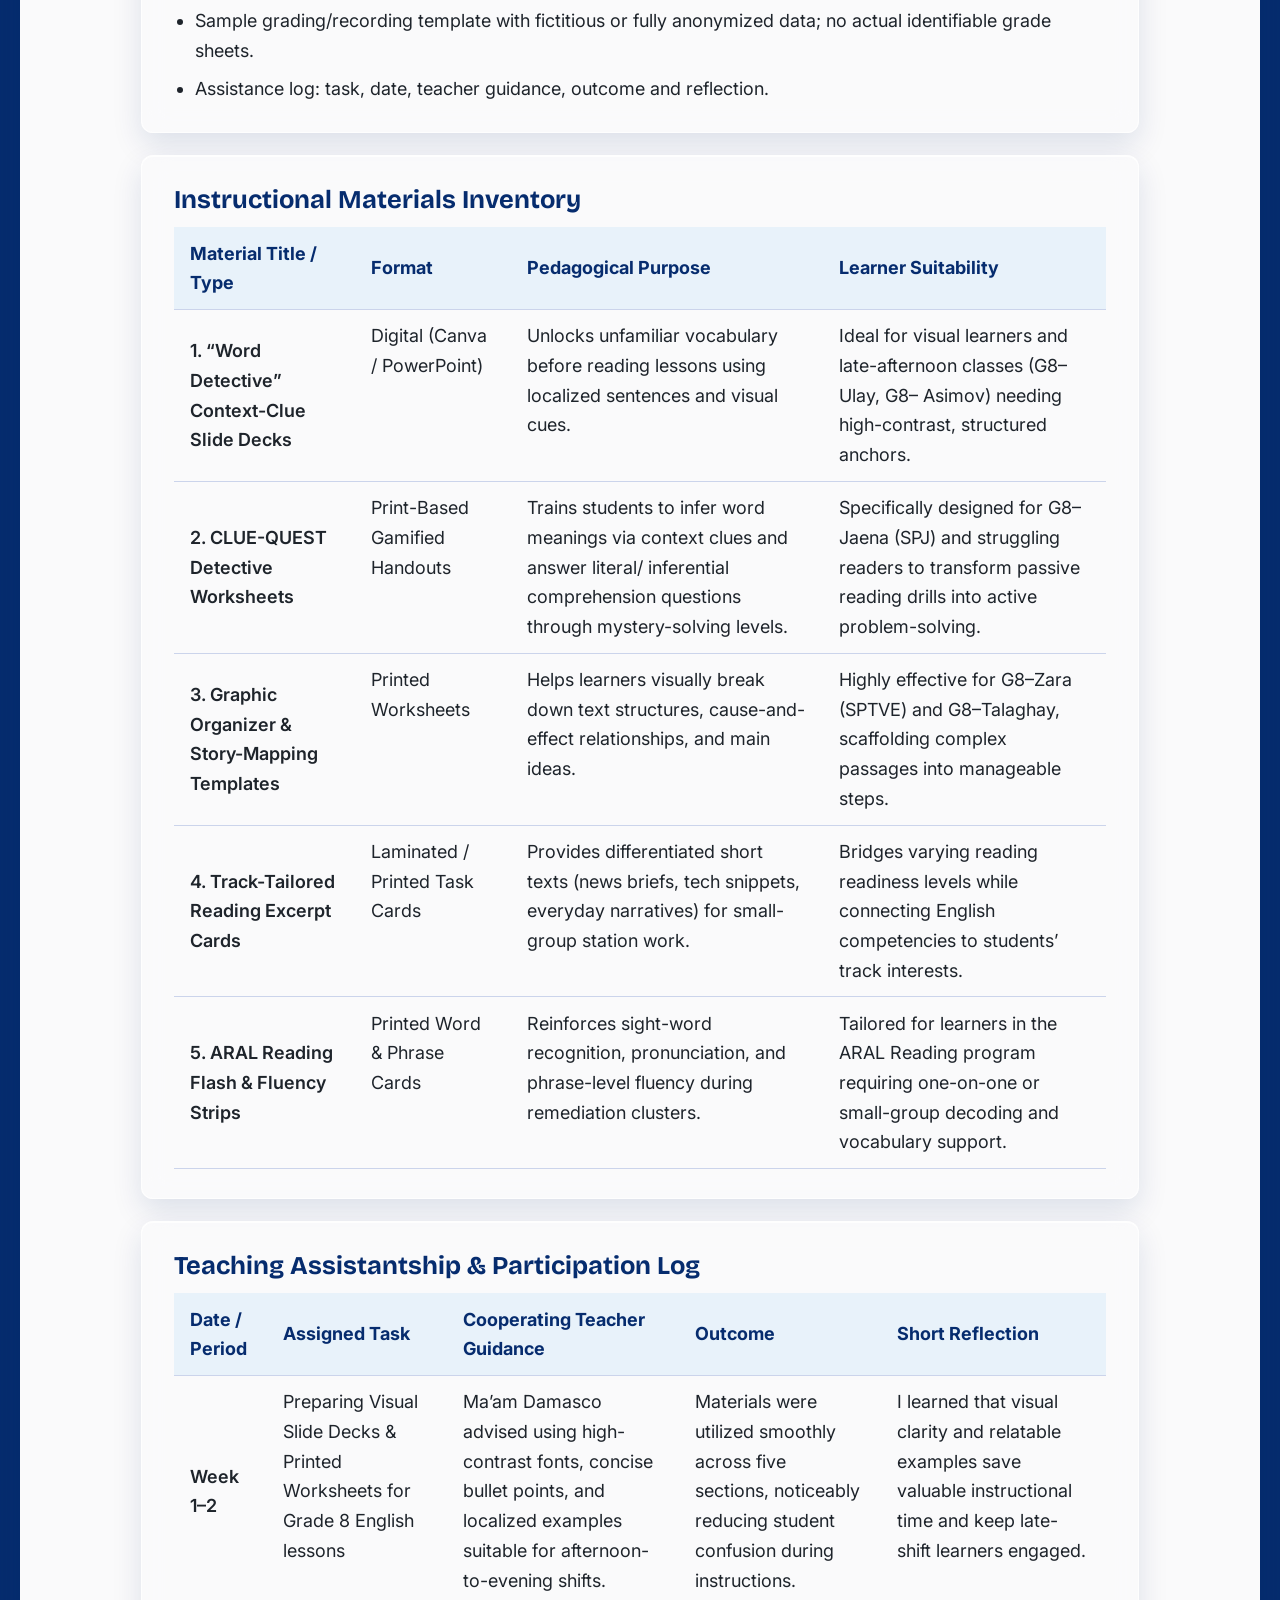
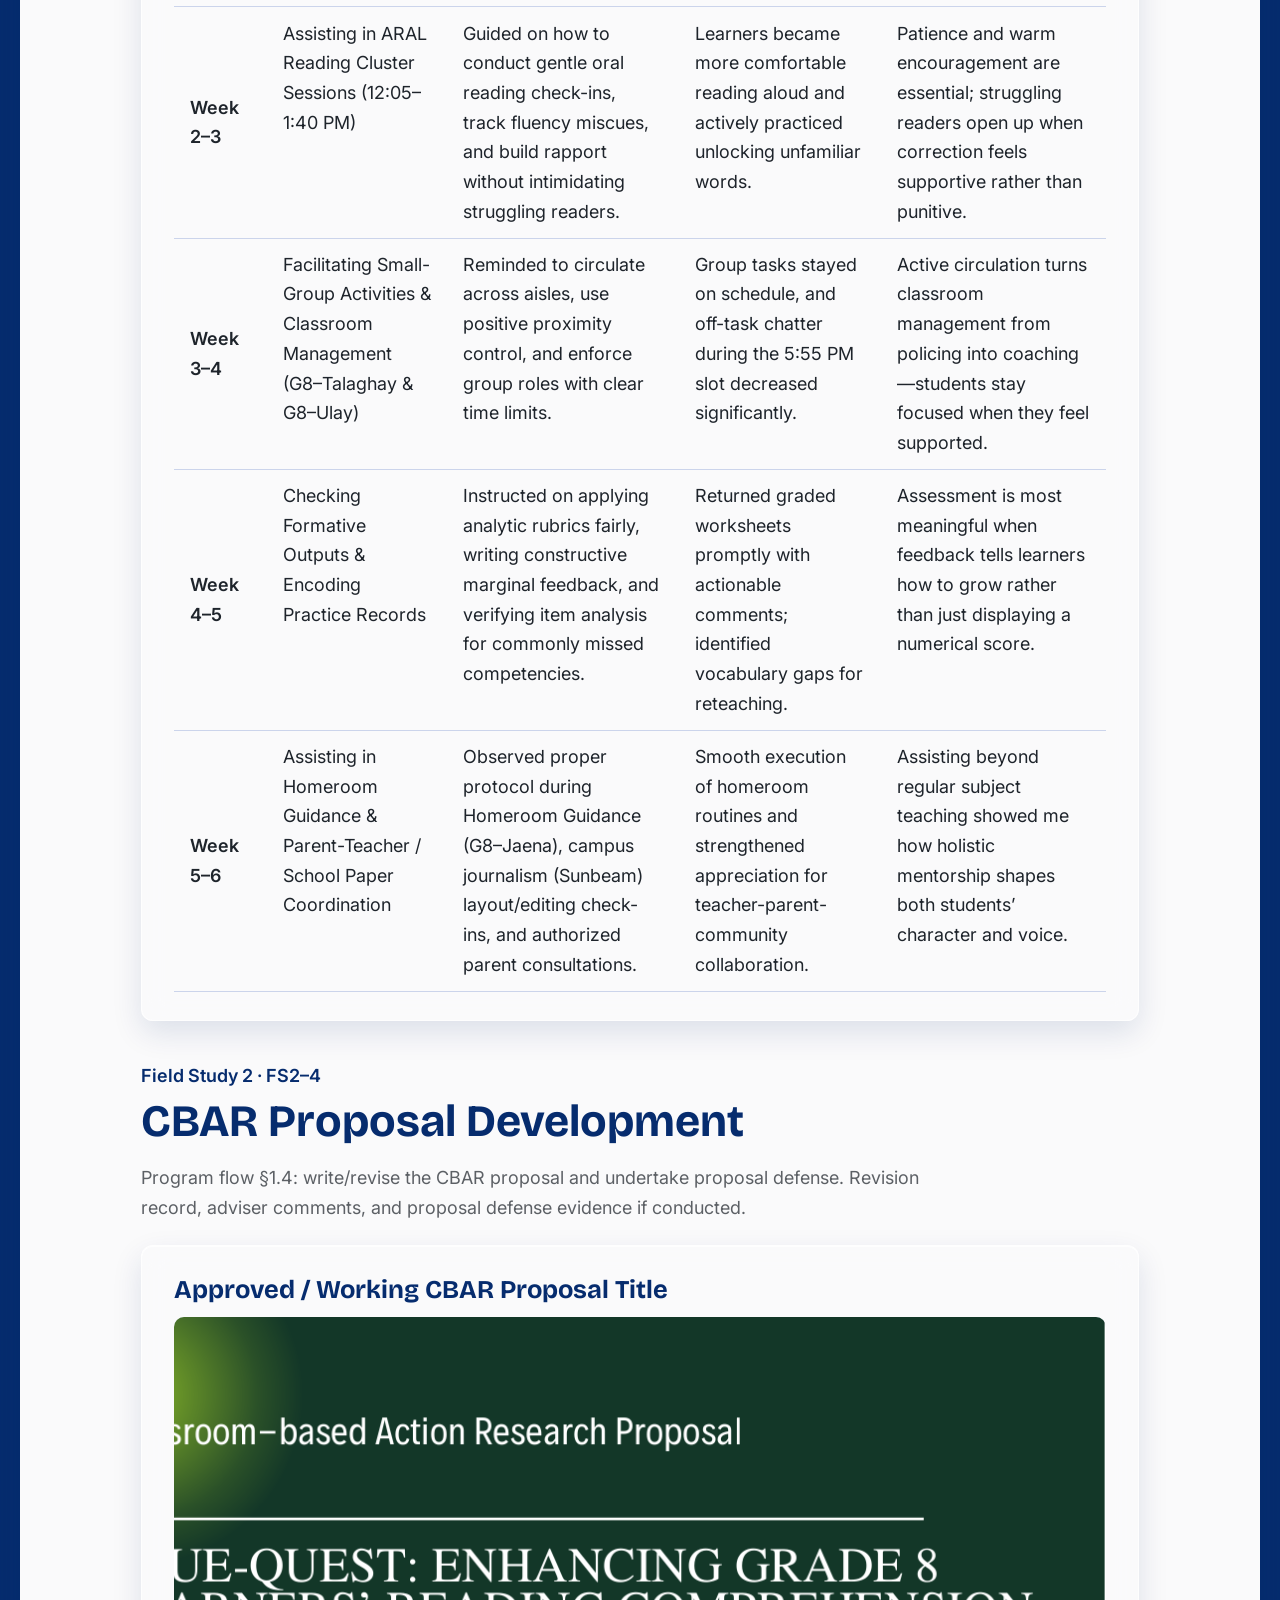
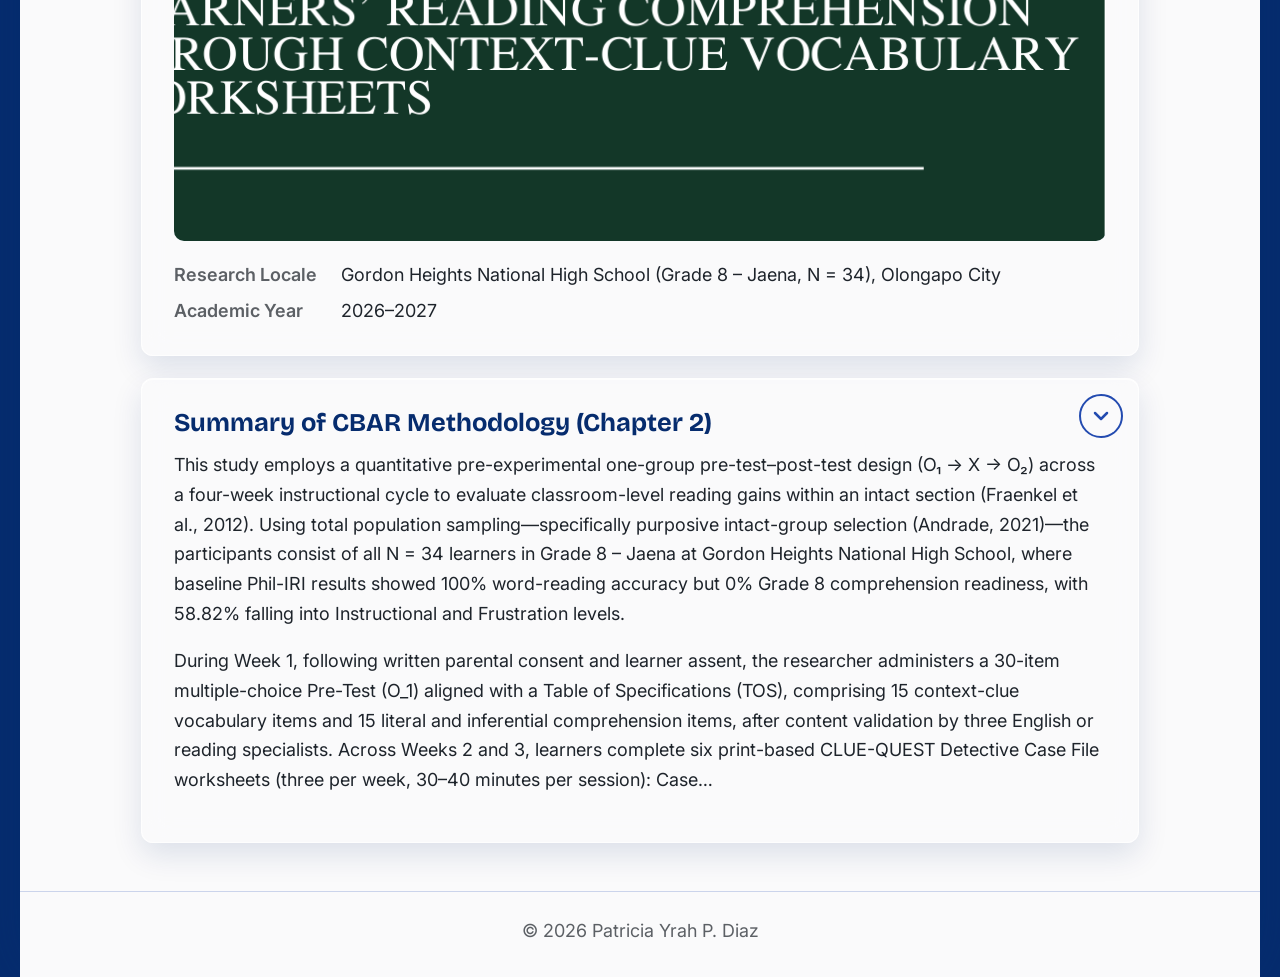
<file: field-study-2.html>
<!DOCTYPE html>
<html lang="en">
<head>
  <meta charset="UTF-8">
  <meta name="viewport" content="width=device-width, initial-scale=1">
  <title>Field Study 2 | Patricia Yrah P. Diaz</title>
  <meta name="description" content="Field Study 2: Participation and Teaching Assistantship">
  <script>
    /* Runs first: the menu starts hidden; hover the left edge to open it */
    document.documentElement.classList.add('js', 'scrolled', 'sidebar-closed');
  </script>
  <link rel="preconnect" href="https://fonts.googleapis.com">
  <link rel="preconnect" href="https://fonts.gstatic.com" crossorigin>
  <link href="https://fonts.googleapis.com/css2?family=Bricolage+Grotesque:wght@600;700&family=Inter:wght@400;600;700&display=swap" rel="stylesheet">
  <link rel="stylesheet" href="style.css?v=sidebar-close-layout">
</head>
<body class="bg-fs2 has-sticky-bar">

  <a class="logo-btn floating" id="floatingLogo" href="index.html#home" aria-label="Home"><img src="images/logo.png" alt="" width="52" height="52"></a>
  <button class="edge-tab" id="edgeTab" type="button" aria-label="Open menu" aria-controls="sidebar" aria-expanded="false"></button>

  <aside class="sidebar" id="sidebar">
    <button class="sidebar-close" id="sidebarClose" type="button" aria-label="Close menu" aria-controls="sidebar"><svg viewBox="0 0 24 24" fill="none" stroke="currentColor" stroke-width="2.5" stroke-linecap="round" aria-hidden="true"><path d="m6 6 12 12M18 6 6 18"></path></svg></button>
    <div class="brand">
      <a class="logo-btn" id="sidebarLogo" href="index.html#home" aria-label="Home"><img src="images/sidebar-logo.png" alt="" width="52" height="52"></a>
      <a class="brand-name" href="index.html#home">Patricia Yrah P. Diaz<small>Teaching Internship Portfolio</small></a>
    </div>

    <nav aria-label="Portfolio pages">
      <a class="nav-link" href="index.html#home">Home</a>
      <a class="nav-link nav-head" href="index.html#paper">Paper</a>
      <a class="nav-link nav-head" href="index.html#aboutCarousel">About Me</a>
      <a class="nav-link" href="index.html#pre-deployment">Pre-Deployment Seminar</a>
      <a class="nav-link nav-head" href="field-study-1.html#field-study-1">Field Study 1</a>
      <a class="nav-link nav-head" href="#field-study-2">Field Study 2</a>
      <a class="nav-link nav-head" href="part-4.html#part-4">PPST Evidence</a>
      <a class="nav-link nav-head" href="part-5.html#part-5">Journals &amp; Appendices</a>
    </nav>
  </aside>
  <div class="backdrop" id="backdrop"></div>

  <main class="content subpage theme-fs2 has-bar">
    <div class="sheet">
<nav class="fs-bar" aria-label="Field Study 2 sections"><div class="fs-bar-inner"><a href="#fs2-1" title="Teaching-Learning Observation"><b>FS2–1</b><span class="fs-name">Observation</span></a><a href="#fs2-2" title="Assistance &amp; Materials"><b>FS2–2</b><span class="fs-name">Assistance &amp; Materials</span></a><a href="#fs2-4" title="CBAR Proposal"><b>FS2–4</b><span class="fs-name">CBAR Proposal</span></a></div></nav>

      <section id="field-study-2" data-nav>
        <div class="banner"><img src="images/fs21-propaganda.jpg" width="1600" height="900" alt="Teacher presenting on the TV screen">
          <div class="banner-text"><p class="crumb">Part III</p><h1>Field Study 2 · Participation and Teaching Assistantship</h1></div>
        </div>
      </section>

<section id="fs2-1" class="section reveal" data-nav><p class="crumb">Field Study 2 · FS2–1</p><h2>Teaching-Learning Process: Observation</h2><div class="stack"><p class="note">Program flow §1.1: observe approximately five different classes or more and compare strategies, assessment and learning materials.</p><div class="card "><h3>Five-Class Comparison</h3><div class="table-wrap table-wide"><table><thead><tr><th scope="col">Section &amp; Program Track</th><th scope="col">Time &amp; Room</th><th scope="col">Teaching Methods &amp; Strategies</th><th scope="col">Assessment Tools</th><th scope="col">Instructional Materials &amp; Technology</th></tr></thead><tbody><tr><th scope="row">Grade 8 – Jaena (Special Program in Journalism / SPJ)</th><td>3:00–3:40 PM (Mon) / 5:15– 5:55 PM (Tue– Fri) (B10 R8)</td><td>Inquiry-Based &amp; Communicative Approach: Socratic questioning, media/editorial analysis, peer critique, and collaborative newsroom tasks.</td><td>Analytic writing rubrics, oral defense/ recitation, and peer-editing checklists.</td><td>Multimedia slide decks, sample campus/ national news articles, Speech Lab audio-visual tools, and manila paper/ markers.</td></tr><tr><th scope="row">Grade 8 – Zara (Special Program in Tech-Voc Education / SPTVE)</th><td>1:40–2:20 PM (Tue–Fri) / 3:55–4:35 PM (Mon) (B3 R8)</td><td>Contextualized &amp; Task-Based Learning: Real-world situational prompts, Think-Pair-Share, graphic organizers, and step-by-step guided practice.</td><td>Formative comprehension drills, task completion checklists, and structured performance rubrics.</td><td>Visual slide presentations, localized reading handouts, printed worksheets, and chalkboard visual mapping.</td></tr><tr><th scope="row">Grade 8 – Talaghay (Regular Basic Education)</th><td>3:55–4:35 PM (Tue–Fri) / 5:15–5:55 PM (Mon) (B1 R2)</td><td>Interactive &amp; Collaborative Scaffolding: Pre-reading vocabulary unlocking, small-group jigsaw tasks, and guided oral reading.</td><td>Quick exit tickets, 5-item formative quizzes, and group presentation rubrics.</td><td>PowerPoint slides, vocabulary word/context cards, printed reading passages, and visual timers.</td></tr><tr><th scope="row">Grade 8 – Ulay (Regular Basic Education)</th><td>5:55–6:35 PM (B1 R3)</td><td>Active Engagement &amp; Gamified Drills: Brisk warm-up games, relay board work, contextualized examples, and chunked mini-lessons to counter late-afternoon fatigue.</td><td>Recitation chips/points, short seatwork checks, and collaborative output evaluation.</td><td>High-contrast slides, illustrated prompt cards, whiteboard drills, and audio clips.</td></tr><tr><th scope="row">Grade 8 – Asimov (Special Program in Robotics)</th><td>6:35–7:15 PM (B6 R1)</td><td>Analytical &amp; Problem-Solving Approach: Cause-and-effect text analysis, logical structuring, debate/ argumentation, and synthesis tasks.</td><td>Higher-order thinking (HOTS) comprehension questions, structured essay rubrics, and peer evaluation.</td><td>Digital presentations, informational/ STEM-aligned reading texts, and graphic organizers.</td></tr></tbody></table></div></div><div class="split"><figure class="shot  r-wide"><button class="zoomable" type="button" data-title="Class observation" aria-label="Enlarge: Class observation"><img src="images/fs21-class.jpg" alt="Learners working at tables in a classroom with cabinets along the wall" width="1600" height="900" loading="lazy"></button></figure><figure class="shot  r-wide"><button class="zoomable" type="button" data-title="Class observation" aria-label="Enlarge: Class observation"><img src="images/fs21-propaganda.jpg" alt="Teacher presenting The 4 Propaganda Techniques on the TV screen" width="1600" height="900" loading="lazy"></button></figure></div><div class="card "><h3>Reflection</h3><p>Stepping from Field Study 1’s broad school observation into Field Study 2’s focused instructional analysis transformed how I view the craft of teaching. Observing five distinct Grade 8 sections taught me that a lesson plan is a living blueprint, not a rigid script. Even when teaching the exact same learning competency, an effective teacher constantly reads the room—adjusting questioning depth for SPJ and Robotics learners, strengthening visual scaffolds for SPTVE and regular sections, and injecting brisk interactive energy when the clock strikes 6:00 PM. Most importantly, I realized that assessment and instructional materials work best when they serve as bridges rather than barriers. Simple, purposeful tools—like a well-structured graphic organizer, a relatable local example, or a five-minute vocabulary warm-up—can turn an intimidating reading passage into an “aha!” moment for struggling learners. As I step further into teaching assistance and demonstration responsibilities in Field Study 2, I carry a clear conviction: great teaching lies in thoughtful preparation paired with the empathy and agility to meet every class right where they are.</p></div></div></section>

<section id="fs2-2" class="section reveal" data-nav><p class="crumb">Field Study 2 · FS2–2</p><h2>Assistance with Teaching, Materials, and Assessment</h2><div class="stack"><div class="card "><h3>Program Flow §1.2</h3><p>Assist with searching/preparing materials, assessing learning, recording results, maintaining a positive environment and conferences/meetings as authorized.</p><ul><li>Inventory and examples of instructional materials personally prepared or adapted, with purpose and learner suitability.</li><li>Sample assessment tools, scoring guides, and anonymized examples of feedback or results.</li><li>Sample grading/recording template with fictitious or fully anonymized data; no actual identifiable grade sheets.</li><li>Assistance log: task, date, teacher guidance, outcome and reflection.</li></ul></div><div class="card "><h3>Instructional Materials Inventory</h3><div class="table-wrap table-wide"><table><thead><tr><th scope="col">Material Title / Type</th><th scope="col">Format</th><th scope="col">Pedagogical Purpose</th><th scope="col">Learner Suitability</th></tr></thead><tbody><tr><th scope="row">1. “Word Detective” Context-Clue Slide Decks</th><td>Digital (Canva / PowerPoint)</td><td>Unlocks unfamiliar vocabulary before reading lessons using localized sentences and visual cues.</td><td>Ideal for visual learners and late-afternoon classes (G8–Ulay, G8– Asimov) needing high-contrast, structured anchors.</td></tr><tr><th scope="row">2. CLUE-QUEST Detective Worksheets</th><td>Print-Based Gamified Handouts</td><td>Trains students to infer word meanings via context clues and answer literal/ inferential comprehension questions through mystery-solving levels.</td><td>Specifically designed for G8–Jaena (SPJ) and struggling readers to transform passive reading drills into active problem-solving.</td></tr><tr><th scope="row">3. Graphic Organizer &amp; Story-Mapping Templates</th><td>Printed Worksheets</td><td>Helps learners visually break down text structures, cause-and-effect relationships, and main ideas.</td><td>Highly effective for G8–Zara (SPTVE) and G8–Talaghay, scaffolding complex passages into manageable steps.</td></tr><tr><th scope="row">4. Track-Tailored Reading Excerpt Cards</th><td>Laminated / Printed Task Cards</td><td>Provides differentiated short texts (news briefs, tech snippets, everyday narratives) for small-group station work.</td><td>Bridges varying reading readiness levels while connecting English competencies to students’ track interests.</td></tr><tr><th scope="row">5. ARAL Reading Flash &amp; Fluency Strips</th><td>Printed Word &amp; Phrase Cards</td><td>Reinforces sight-word recognition, pronunciation, and phrase-level fluency during remediation clusters.</td><td>Tailored for learners in the ARAL Reading program requiring one-on-one or small-group decoding and vocabulary support.</td></tr></tbody></table></div></div><div class="card "><h3>Teaching Assistantship &amp; Participation Log</h3><div class="table-wrap table-wide"><table><thead><tr><th scope="col">Date / Period</th><th scope="col">Assigned Task</th><th scope="col">Cooperating Teacher Guidance</th><th scope="col">Outcome</th><th scope="col">Short Reflection</th></tr></thead><tbody><tr><th scope="row">Week 1–2</th><td>Preparing Visual Slide Decks &amp; Printed Worksheets for Grade 8 English lessons</td><td>Ma’am Damasco advised using high-contrast fonts, concise bullet points, and localized examples suitable for afternoon-to-evening shifts.</td><td>Materials were utilized smoothly across five sections, noticeably reducing student confusion during instructions.</td><td>I learned that visual clarity and relatable examples save valuable instructional time and keep late-shift learners engaged.</td></tr><tr><th scope="row">Week 2–3</th><td>Assisting in ARAL Reading Cluster Sessions (12:05–1:40 PM)</td><td>Guided on how to conduct gentle oral reading check-ins, track fluency miscues, and build rapport without intimidating struggling readers.</td><td>Learners became more comfortable reading aloud and actively practiced unlocking unfamiliar words.</td><td>Patience and warm encouragement are essential; struggling readers open up when correction feels supportive rather than punitive.</td></tr><tr><th scope="row">Week 3–4</th><td>Facilitating Small-Group Activities &amp; Classroom Management (G8–Talaghay &amp; G8–Ulay)</td><td>Reminded to circulate across aisles, use positive proximity control, and enforce group roles with clear time limits.</td><td>Group tasks stayed on schedule, and off-task chatter during the 5:55 PM slot decreased significantly.</td><td>Active circulation turns classroom management from policing into coaching —students stay focused when they feel supported.</td></tr><tr><th scope="row">Week 4–5</th><td>Checking Formative Outputs &amp; Encoding Practice Records</td><td>Instructed on applying analytic rubrics fairly, writing constructive marginal feedback, and verifying item analysis for commonly missed competencies.</td><td>Returned graded worksheets promptly with actionable comments; identified vocabulary gaps for reteaching.</td><td>Assessment is most meaningful when feedback tells learners how to grow rather than just displaying a numerical score.</td></tr><tr><th scope="row">Week 5–6</th><td>Assisting in Homeroom Guidance &amp; Parent-Teacher / School Paper Coordination</td><td>Observed proper protocol during Homeroom Guidance (G8–Jaena), campus journalism (Sunbeam) layout/editing check-ins, and authorized parent consultations.</td><td>Smooth execution of homeroom routines and strengthened appreciation for teacher-parent-community collaboration.</td><td>Assisting beyond regular subject teaching showed me how holistic mentorship shapes both students’ character and voice.</td></tr></tbody></table></div></div></div></section>

<section id="fs2-4" class="section reveal" data-nav><p class="crumb">Field Study 2 · FS2–4</p><h2>CBAR Proposal Development</h2><div class="stack"><p class="note">Program flow §1.4: write/revise the CBAR proposal and undertake proposal defense. Revision record, adviser comments, and proposal defense evidence if conducted.</p><div class="card "><h3>Approved / Working CBAR Proposal Title</h3><figure class="shot  r-wide"><button class="zoomable" type="button" data-title="CBAR Proposal Title" aria-label="Enlarge: CBAR Proposal Title"><img src="images/cbar-title-slide.png" alt="Classroom-based Action Research Proposal: CLUE-QUEST: Enhancing Grade 8 Learners’ Reading Comprehension through Context-Clue Vocabulary Worksheets" width="1127" height="527" loading="lazy"></button></figure><dl class="facts"><dt>Research Locale</dt><dd>Gordon Heights National High School (Grade 8 – Jaena, N = 34), Olongapo City</dd><dt>Academic Year</dt><dd>2026–2027</dd></dl></div><div class="card "><h3>Summary of CBAR Methodology (Chapter 2)</h3><p>This study employs a quantitative pre-experimental one-group pre-test–post-test design (O₁ → X → O₂) across a four-week instructional cycle to evaluate classroom-level reading gains within an intact section (Fraenkel et al., 2012). Using total population sampling—specifically purposive intact-group selection (Andrade, 2021)—the participants consist of all N = 34 learners in Grade 8 – Jaena at Gordon Heights National High School, where baseline Phil-IRI results showed 100% word-reading accuracy but 0% Grade 8 comprehension readiness, with 58.82% falling into Instructional and Frustration levels.</p><p>During Week 1, following written parental consent and learner assent, the researcher administers a 30-item multiple-choice Pre-Test (O_1) aligned with a Table of Specifications (TOS), comprising 15 context-clue vocabulary items and 15 literal and inferential comprehension items, after content validation by three English or reading specialists. Across Weeks 2 and 3, learners complete six print-based CLUE-QUEST Detective Case File worksheets (three per week, 30–40 minutes per session): Case Files #1–#3 scaffold explicit definition, synonym, and antonym clues, while Case Files #4–#6 advance to inference clues and multi-paragraph passages, paired with printed Case Logs where learners record Experience Points (XP) to progress from Junior Detective (0–149 XP) to Field Detective (150–299 XP) and Master Detective (300+ XP). Using a print-only format maintains equitable participation and learning continuity regardless of device or internet access or heat-related Modular Distance Learning shifts.</p><p>In Week 4, an equivalent TOS-aligned 30-item Post-Test (O_2) is administered to measure learning gains. Descriptive statistics—mean, standard deviation, frequency, and percentage—summarize pre-test and post-test performance, while a paired-samples t-test at α = 0.05 tests whether mean score differences are statistically significant (with the Wilcoxon Signed-Rank Test designated as a non-parametric fallback if normality assumptions are violated). All procedures uphold Bell and Bryman’s (2007) ethical principles and the Data Privacy Act of 2012 (Republic Act No. 10173) through anonymity via learner codes or detective codenames, secure data storage, voluntary participation, non-maleficence, data integrity, and transparent disclosure of responsible AI-assisted academic editing.</p></div></div></section>

      <footer class="site-footer"><p>&copy; 2026 Patricia Yrah P. Diaz</p></footer>
    </div>
  </main>

  <div class="lightbox" id="lightbox" role="dialog" aria-modal="true" aria-label="Image viewer" hidden>
    <div class="lb-bar">
      <span class="lb-title" id="lbTitle"></span>
      <div class="lb-actions">
        <button type="button" id="lbOut" aria-label="Zoom out">&minus;</button>
        <button type="button" id="lbIn" aria-label="Zoom in">+</button>
        <button type="button" id="lbReset">Reset</button>
        <button type="button" id="lbClose" aria-label="Close">&times;</button>
      </div>
    </div>
    <div class="lb-stage" id="lbStage"><img id="lbImg" alt=""></div>
  </div>

  <script src="common.js?v=sidebar-close-layout"></script>
  <script src="page.js"></script>
</body>
</html>
</file>
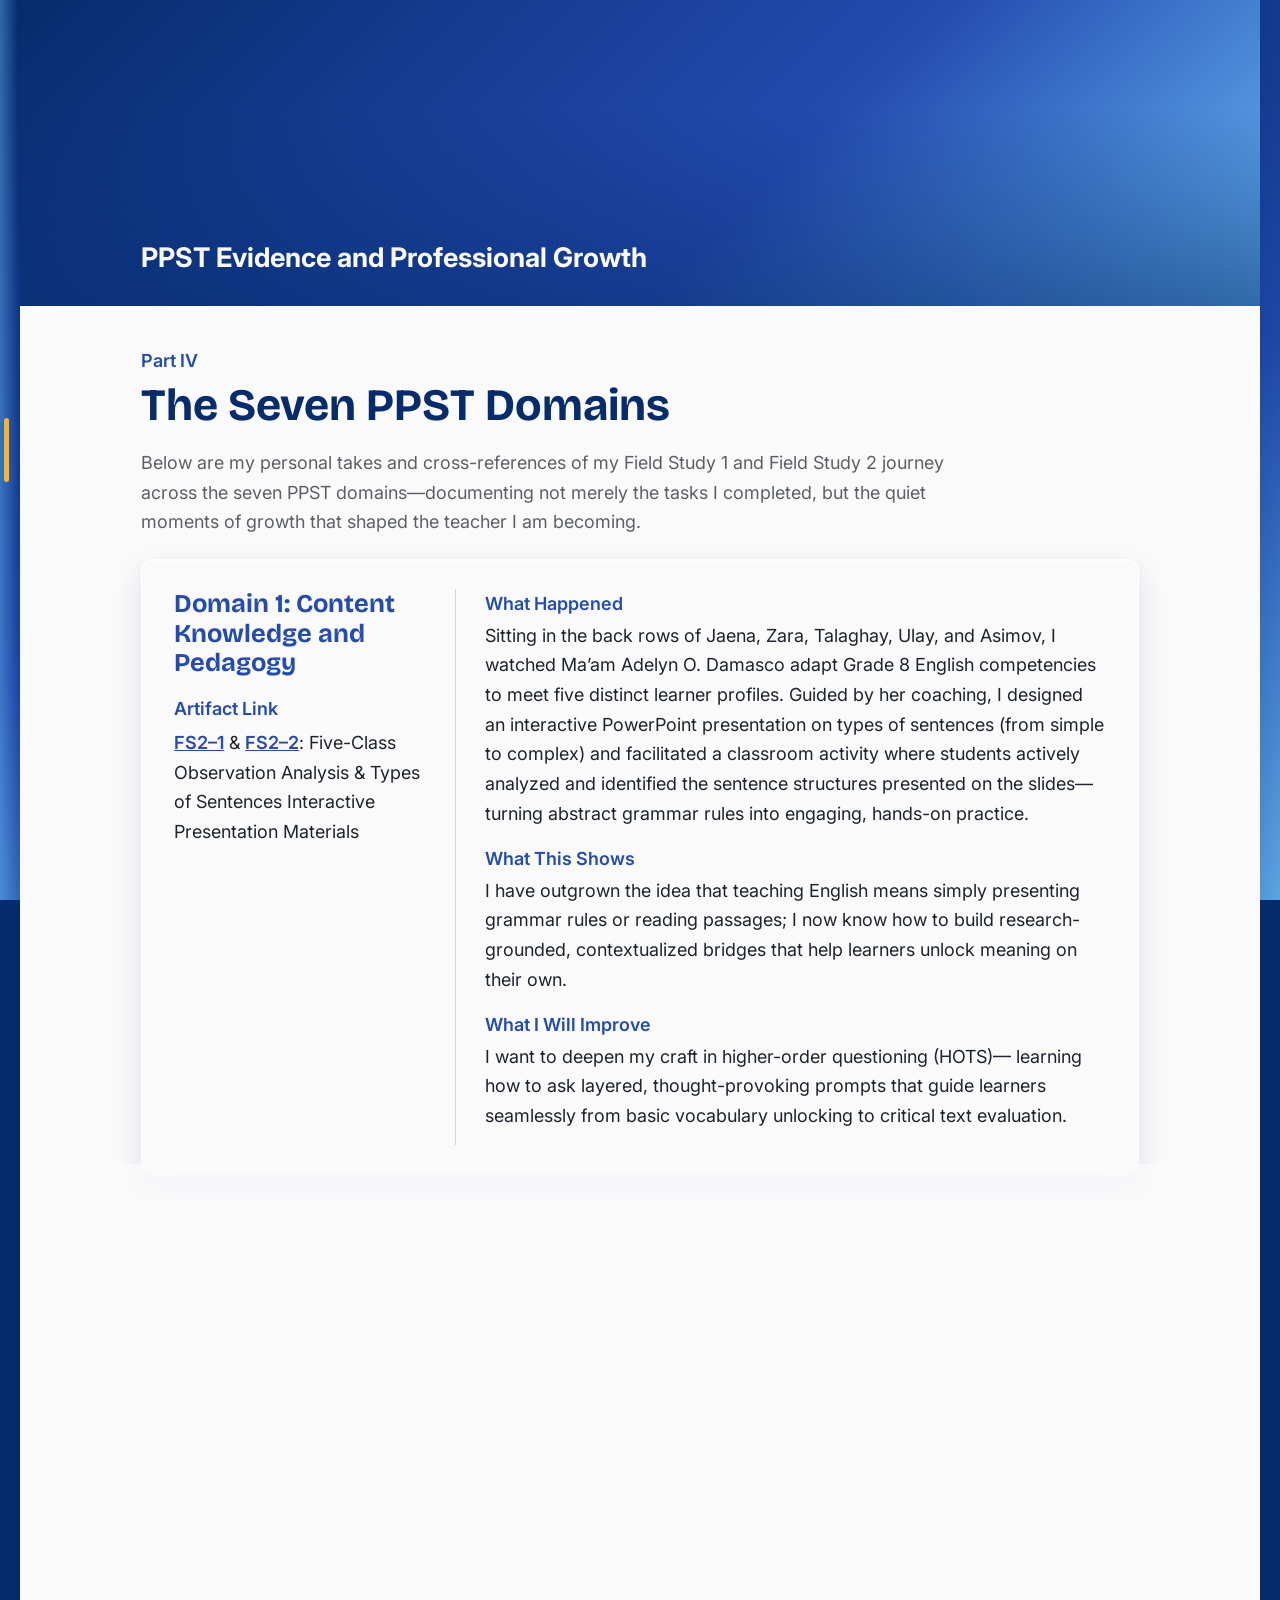
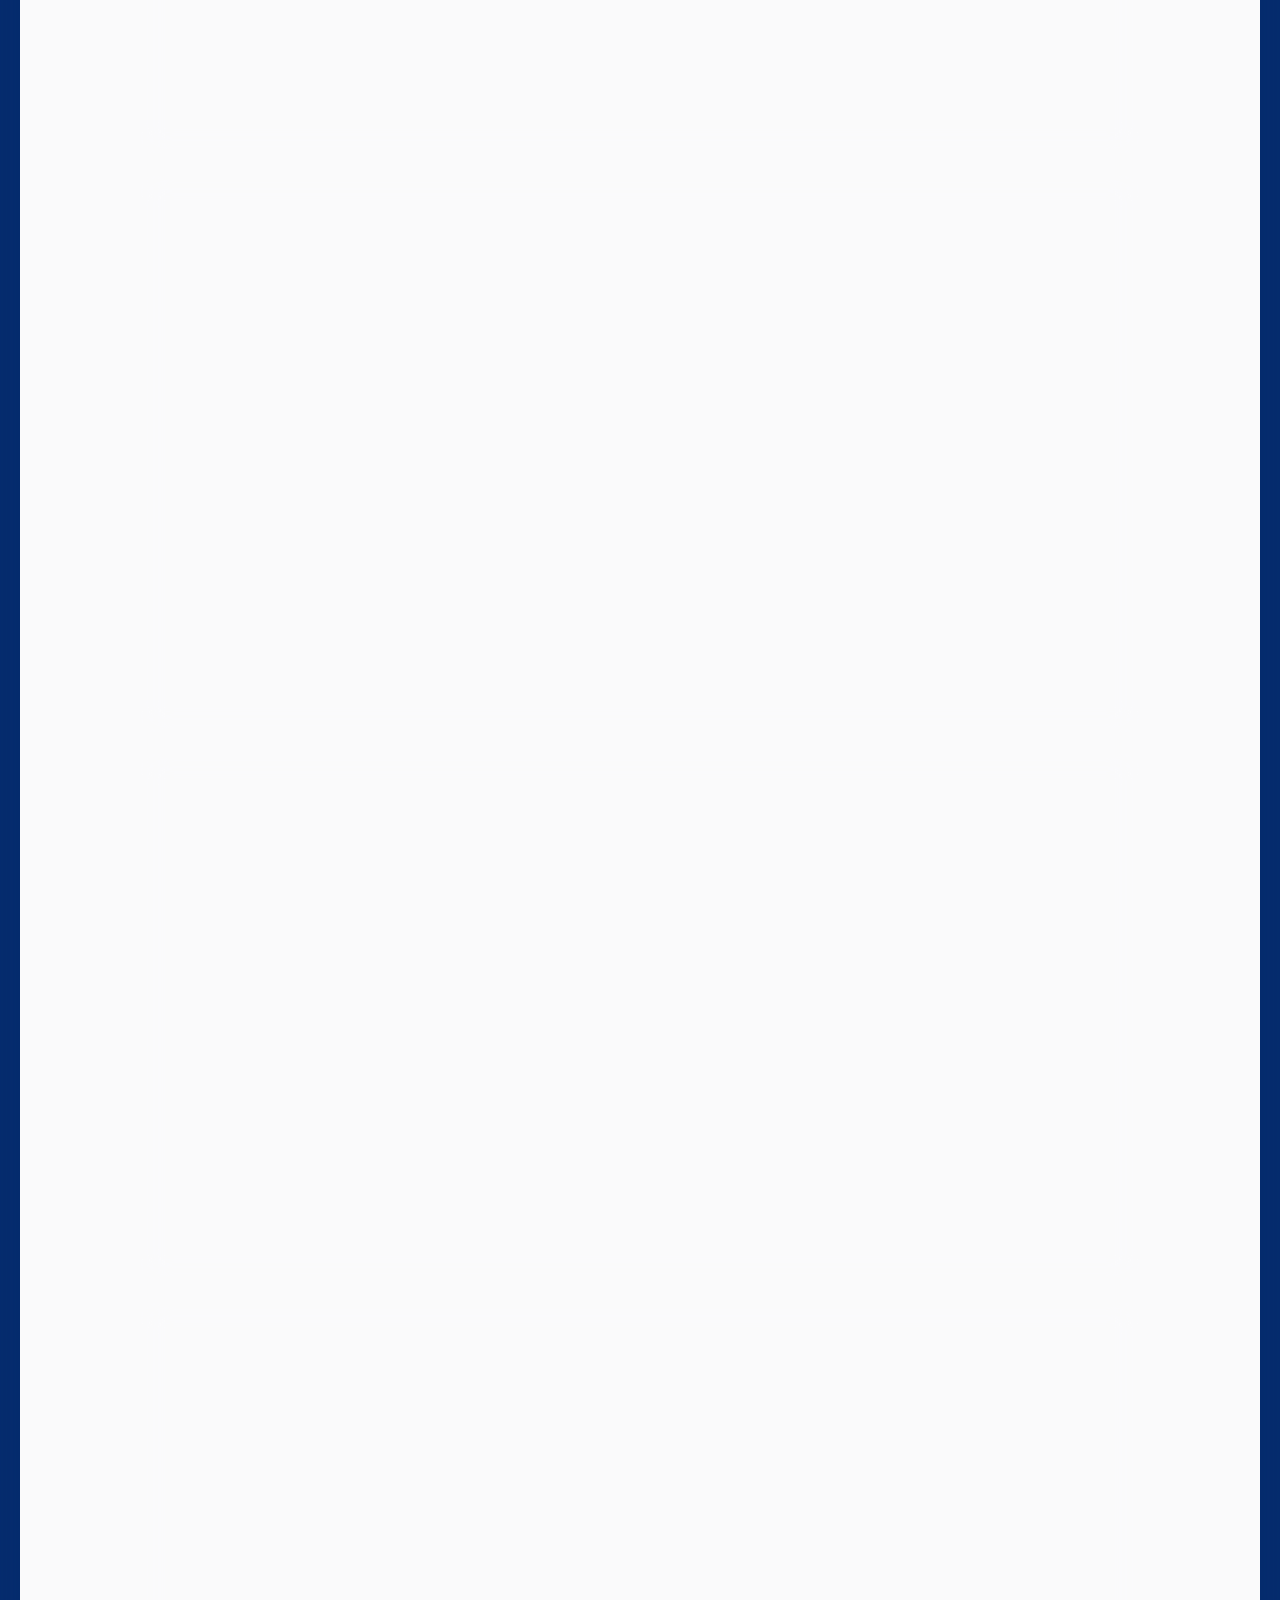
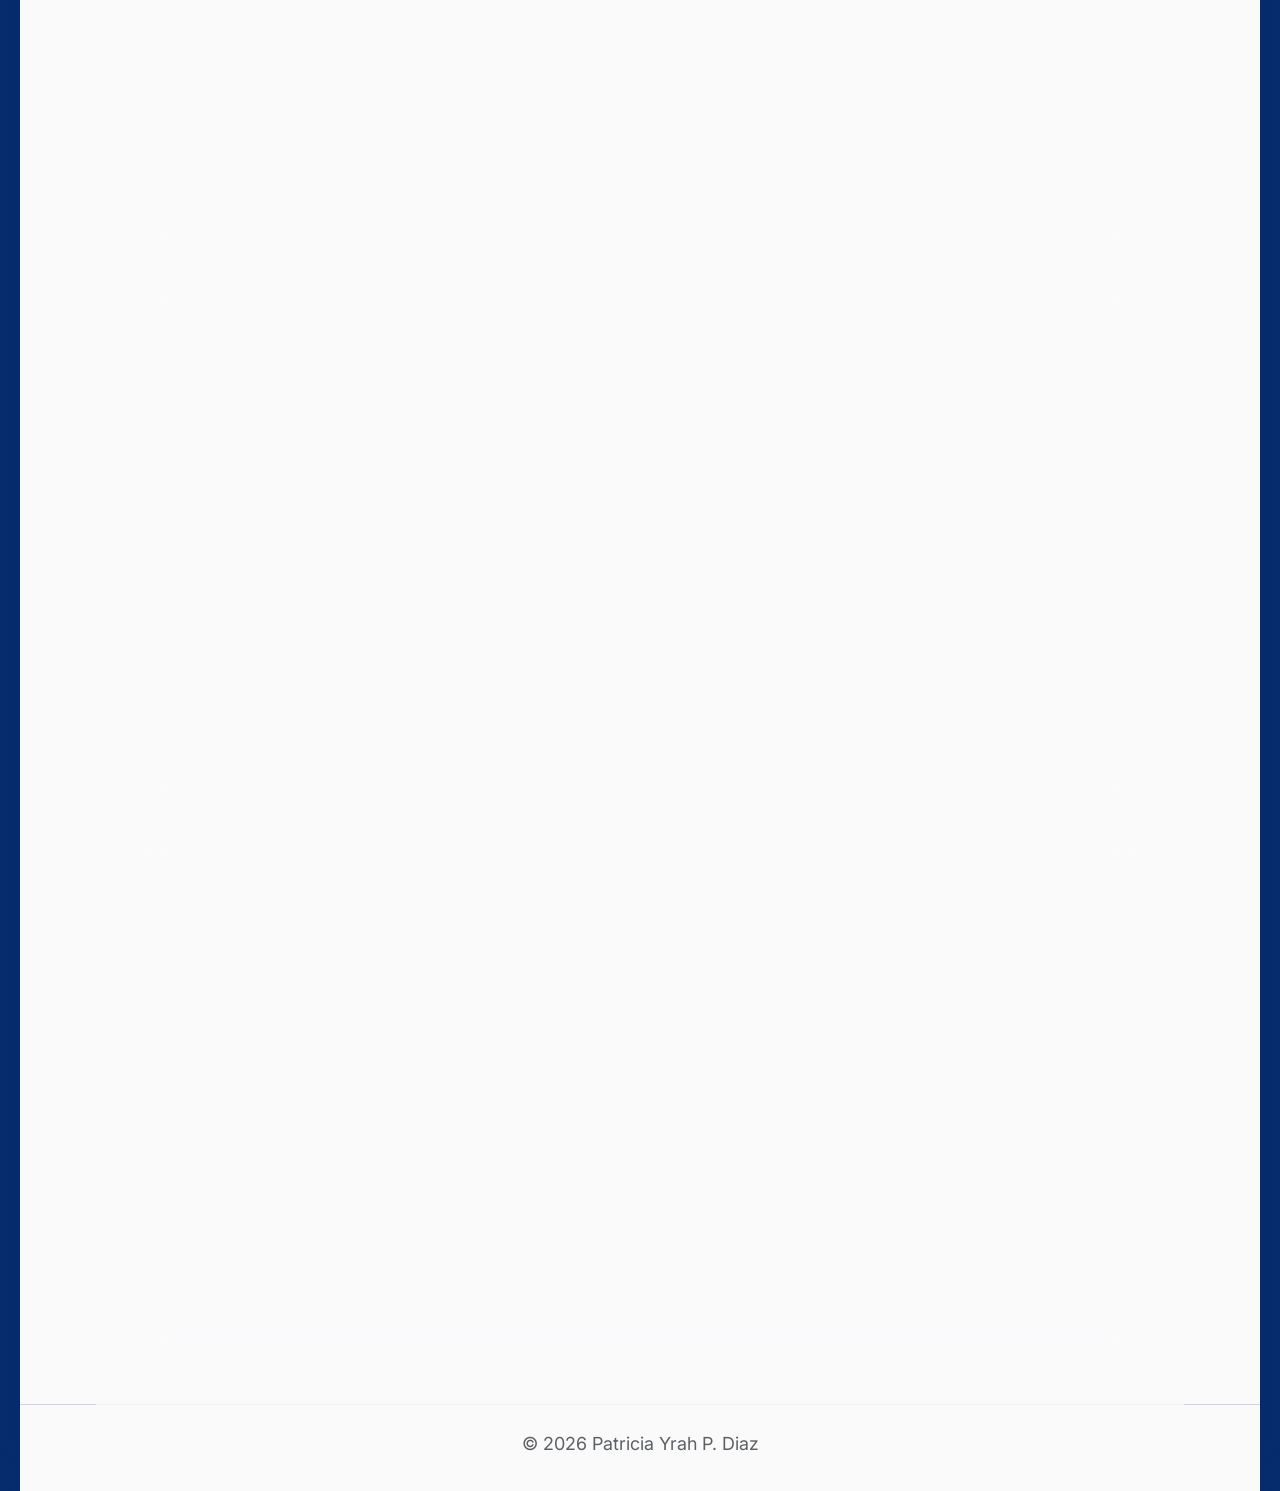
<file: part-4.html>
<!DOCTYPE html>
<html lang="en">
<head>
  <meta charset="UTF-8">
  <meta name="viewport" content="width=device-width, initial-scale=1">
  <title>PPST Evidence | Patricia Yrah P. Diaz</title>
  <meta name="description" content="PPST evidence and professional growth">
  <script>
    /* Runs first: the menu starts hidden; hover the left edge to open it */
    document.documentElement.classList.add('js', 'scrolled', 'sidebar-closed');
  </script>
  <link rel="preconnect" href="https://fonts.googleapis.com">
  <link rel="preconnect" href="https://fonts.gstatic.com" crossorigin>
  <link href="https://fonts.googleapis.com/css2?family=Bricolage+Grotesque:wght@600;700&family=Inter:wght@400;600;700&display=swap" rel="stylesheet">
  <link rel="stylesheet" href="style.css?v=sidebar-close-layout">
</head>
<body class="bg-blue menu-below-topbar">

  <a class="logo-btn floating" id="floatingLogo" href="index.html#home" aria-label="Home"><img src="images/logo.png" alt="" width="52" height="52"></a>
  <button class="edge-tab" id="edgeTab" type="button" aria-label="Open menu" aria-controls="sidebar" aria-expanded="false"></button>

  <aside class="sidebar" id="sidebar">
    <button class="sidebar-close" id="sidebarClose" type="button" aria-label="Close menu" aria-controls="sidebar"><svg viewBox="0 0 24 24" fill="none" stroke="currentColor" stroke-width="2.5" stroke-linecap="round" aria-hidden="true"><path d="m6 6 12 12M18 6 6 18"></path></svg></button>
    <div class="brand">
      <a class="logo-btn" id="sidebarLogo" href="index.html#home" aria-label="Home"><img src="images/sidebar-logo.png" alt="" width="52" height="52"></a>
      <a class="brand-name" href="index.html#home">Patricia Yrah P. Diaz<small>Teaching Internship Portfolio</small></a>
    </div>

    <nav aria-label="Portfolio pages">
      <a class="nav-link" href="index.html#home">Home</a>
      <a class="nav-link nav-head" href="index.html#paper">Paper</a>
      <a class="nav-link nav-head" href="index.html#aboutCarousel">About Me</a>
      <a class="nav-link" href="index.html#pre-deployment">Pre-Deployment Seminar</a>
      <a class="nav-link nav-head" href="field-study-1.html#field-study-1">Field Study 1</a>
      <a class="nav-link nav-head" href="field-study-2.html#field-study-2">Field Study 2</a>
      <a class="nav-link nav-head" href="#part-4">PPST Evidence</a>
      <a class="nav-link nav-head" href="part-5.html#part-5">Journals &amp; Appendices</a>
    </nav>
  </aside>
  <div class="backdrop" id="backdrop"></div>

  <main class="content subpage theme-p4">
    <div class="sheet">


      <section id="part-4" data-nav>
        <div class="banner">
          <div class="banner-text"><h1>PPST Evidence and Professional Growth</h1></div>
        </div>
      </section>

<section id="domains" class="section reveal" data-nav><p class="crumb">Part IV</p><h2>The Seven PPST Domains</h2><div class="stack"><p class="note">Below are my personal takes and cross-references of my Field Study 1 and Field Study 2 journey across the seven PPST domains—documenting not merely the tasks I completed, but the quiet moments of growth that shaped the teacher I am becoming.</p><div class="card domain"><div class="dom-side"><h3>Domain 1: Content Knowledge and Pedagogy</h3><p class="crumb">Artifact Link</p><p><a href="field-study-2.html#fs2-1">FS2–1</a> &amp; <a href="field-study-2.html#fs2-2">FS2–2</a>: Five-Class Observation Analysis &amp; Types of Sentences Interactive Presentation Materials</p></div><dl class="blocks"><dt>What Happened</dt><dd>Sitting in the back rows of Jaena, Zara, Talaghay, Ulay, and Asimov, I watched Ma’am Adelyn O. Damasco adapt Grade 8 English competencies to meet five distinct learner profiles. Guided by her coaching, I designed an interactive PowerPoint presentation on types of sentences (from simple to complex) and facilitated a classroom activity where students actively analyzed and identified the sentence structures presented on the slides— turning abstract grammar rules into engaging, hands-on practice.</dd><dt>What This Shows</dt><dd>I have outgrown the idea that teaching English means simply presenting grammar rules or reading passages; I now know how to build research-grounded, contextualized bridges that help learners unlock meaning on their own.</dd><dt>What I Will Improve</dt><dd>I want to deepen my craft in higher-order questioning (HOTS)— learning how to ask layered, thought-provoking prompts that guide learners seamlessly from basic vocabulary unlocking to critical text evaluation.</dd></dl></div><div class="card domain"><div class="dom-side"><h3>Domain 2: Learning Environment</h3><p class="crumb">Artifact Link</p><p><a href="field-study-1.html#fs1-3">FS1–3</a> &amp; <a href="field-study-2.html#fs2-2">FS2–2</a>: Classroom Management Checklist &amp; Assistantship Log (Late- Afternoon Shifts)</p></div><dl class="blocks"><dt>What Happened</dt><dd>Assisting in classes that stretch until 7:15 in the evening taught me that a peaceful, focused room is never born from loud authority—it grows out of predictable structure and human warmth. By assigning clear group roles, using visible countdown timers, and practicing calm proximity control, I helped tired late-shift learners stay anchored while living out GHNHS’s I-CARE core values (Compassionate, Accommodating, Resilient, Excellent).</dd><dt>What This Shows</dt><dd>I can cultivate a safe, respectful, and emotionally steady classroom climate where adolescents feel secure enough to read aloud, ask questions, and risk making mistakes without fear of embarrassment.</dd><dt>What I Will Improve</dt><dd>I aim to sharpen my transition pacing during collaborative group movements so shifting chairs or forming stations takes under a minute, preserving precious instructional time.</dd></dl></div><div class="card domain"><div class="dom-side"><h3>Domain 3: Diversity of Learners</h3><p class="crumb">Artifact Link</p><p><a href="field-study-1.html#fs1-2">FS1–2</a>: Four Coded Grade 8 Learner Profiles (Learners A–D) &amp; Needs Comparison</p></div><dl class="blocks"><dt>What Happened</dt><dd>Getting to know four distinct Grade 8 learners —The Energetic Socializer, The Quiet Perfectionist, The Visual Builder, and The Reluctant Reader— humbled my assumption that a single lesson flow fits an entire class. By weaving Think-Pair-Share, graphic organizers, and differentiated station tasks across SPJ, Robotics, SPTVE, and Regular tracks, I watched once-hesitant students raise their hands with pride.</dd><dt>What This Shows</dt><dd>I have learned to look beneath surface behaviors like “restlessness” or “silence” and design fair, varied entry points tailored to learners’ unique readiness, pacing, and strengths.</dd><dt>What I Will Improve</dt><dd>I will prepare subtle, tiered reading scaffolds ahead of time so struggling readers receive built-in vocabulary and comprehension support naturally without ever feeling singled out in front of peers.</dd></dl></div><div class="card domain"><div class="dom-side"><h3>Domain 4: Curriculum and Planning</h3><p class="crumb">Artifact Link</p><p><a href="field-study-1.html#fs1-1">FS1–1</a>, <a href="field-study-2.html#fs2-1">FS2–1</a> &amp; <a href="field-study-2.html#fs2-2">FS2–2</a>: Curriculum Profile, ILAW Lesson Plan Snapshot, &amp; Materials Inventory</p></div><dl class="blocks"><dt>What Happened</dt><dd>Under Ma’am Damasco’s patient guidance, I aligned my instructional materials and activity sequences with the MATATAG Curriculum, the ILAW lesson framework, and Phil-IRI / ARAL Reading goals— learning how to keep lessons coherent even when adjusting for late-shift fatigue, shortened Friday schedules, or asynchronous weather advisories.</dd><dt>What This Shows</dt><dd>I can translate national curriculum standards into thoughtful, developmentally sequenced learning plans that remain agile in the face of real public-school schedules and constraints.</dd><dt>What I Will Improve</dt><dd>I want to refine my time-budgeting across each stage of the ILAW framework so closing synthesis and formative exit tickets always receive unhurried, meaningful attention.</dd></dl></div><div class="card domain"><div class="dom-side"><h3>Domain 5: Assessment and Reporting</h3><p class="crumb">Artifact Link</p><p><a href="field-study-1.html#fs1-6">FS1–6</a> &amp; <a href="field-study-2.html#fs2-2">FS2–2</a>: Baseline Phil-IRI Diagnostic Analysis, 5-Item Exit Ticket, Analytic Rubric, &amp; Practice Record</p></div><dl class="blocks"><dt>What Happened</dt><dd>Studying Grade 8–Jaena’s baseline Phil-IRI data—where 100% of learners decoded words accurately yet none met Grade 8 comprehension standards— opened my eyes to the human story behind diagnostic numbers. Crafting a context-clue exit ticket, scoring outputs fairly with an analytic rubric, and writing encouraging marginal feedback showed me how assessment lifts learners up.</dd><dt>What This Shows</dt><dd>I view assessment not as a cold numerical verdict, but as a compassionate diagnostic compass that reveals exactly where to reteach and shows learners how to grow.</dd><dt>What I Will Improve</dt><dd>I plan to practice rapid post-quiz item analysis so I can pinpoint recurring vocabulary or comprehension misconceptions immediately and address them before moving to the next competency.</dd></dl></div><div class="card domain"><div class="dom-side"><h3>Domain 6: Community Linkages and Professional Engagement</h3><p class="crumb">Artifact Link</p><p><a href="field-study-1.html#fs1-1">FS1–1</a>, <a href="field-study-1.html#fs1-4">FS1–4</a> &amp; <a href="field-study-2.html#fs2-2">FS2–2</a>: Communication Flowchart, Principal Interview Reflection, &amp; Homeroom / Sunbeam Assistance</p></div><dl class="blocks"><dt>What Happened</dt><dd>Listening to our School Principal speak of leading with humility and visible community presence—and assisting Ma’am Damasco during Homeroom Guidance (G8– Jaena) and campus journalism (Sunbeam) tasks—showed me that a classroom never exists apart from families and the wider barangay.</dd><dt>What This Shows</dt><dd>I uphold professional ethics, child protection protocols, and transparent school-home communication as vital pillars supporting every learner’s holistic well-being.</dd><dt>What I Will Improve</dt><dd>During my upcoming full teaching practicum, I hope to participate more actively in authorized parent-teacher consultations and school-wide literacy initiatives to strengthen my community engagement.</dd></dl></div><div class="card domain"><div class="dom-side"><h3>Domain 7: Personal Growth and Professional Development</h3><p class="crumb">Artifact Link</p><p><a href="field-study-1.html#fs1-5">FS1–5</a>: “What Makes a Good Teacher?” Student Survey (N=40), Mentorship Conferences, &amp; Growth Timeline</p></div><dl class="blocks"><dt>What Happened</dt><dd>When 90% of surveyed Grade 8 students ranked patience, kindness, and respect above every other teacher trait, it stayed with me deeply. Combined with honest pre- and post-observation coaching at the English Nook, those student voices anchored my professional identity in lifelong humility, reflection, and service.</dd><dt>What This Shows</dt><dd>I embrace teaching as a continuous journey of learning, unlearning, and self-reflection— grounded in empathy, resilience, and purposeful classroom action research.</dd><dt>What I Will Improve</dt><dd>I commit to keeping a disciplined weekly teaching reflection journal throughout my practicum to track steady growth in my voice modulation, classroom presence, and questioning craft.</dd></dl></div></div></section>

      <footer class="site-footer"><p>&copy; 2026 Patricia Yrah P. Diaz</p></footer>
    </div>
  </main>

  <div class="lightbox" id="lightbox" role="dialog" aria-modal="true" aria-label="Image viewer" hidden>
    <div class="lb-bar">
      <span class="lb-title" id="lbTitle"></span>
      <div class="lb-actions">
        <button type="button" id="lbOut" aria-label="Zoom out">&minus;</button>
        <button type="button" id="lbIn" aria-label="Zoom in">+</button>
        <button type="button" id="lbReset">Reset</button>
        <button type="button" id="lbClose" aria-label="Close">&times;</button>
      </div>
    </div>
    <div class="lb-stage" id="lbStage"><img id="lbImg" alt=""></div>
  </div>

  <script src="common.js?v=sidebar-close-layout"></script>
  <script src="page.js"></script>
</body>
</html>
</file>
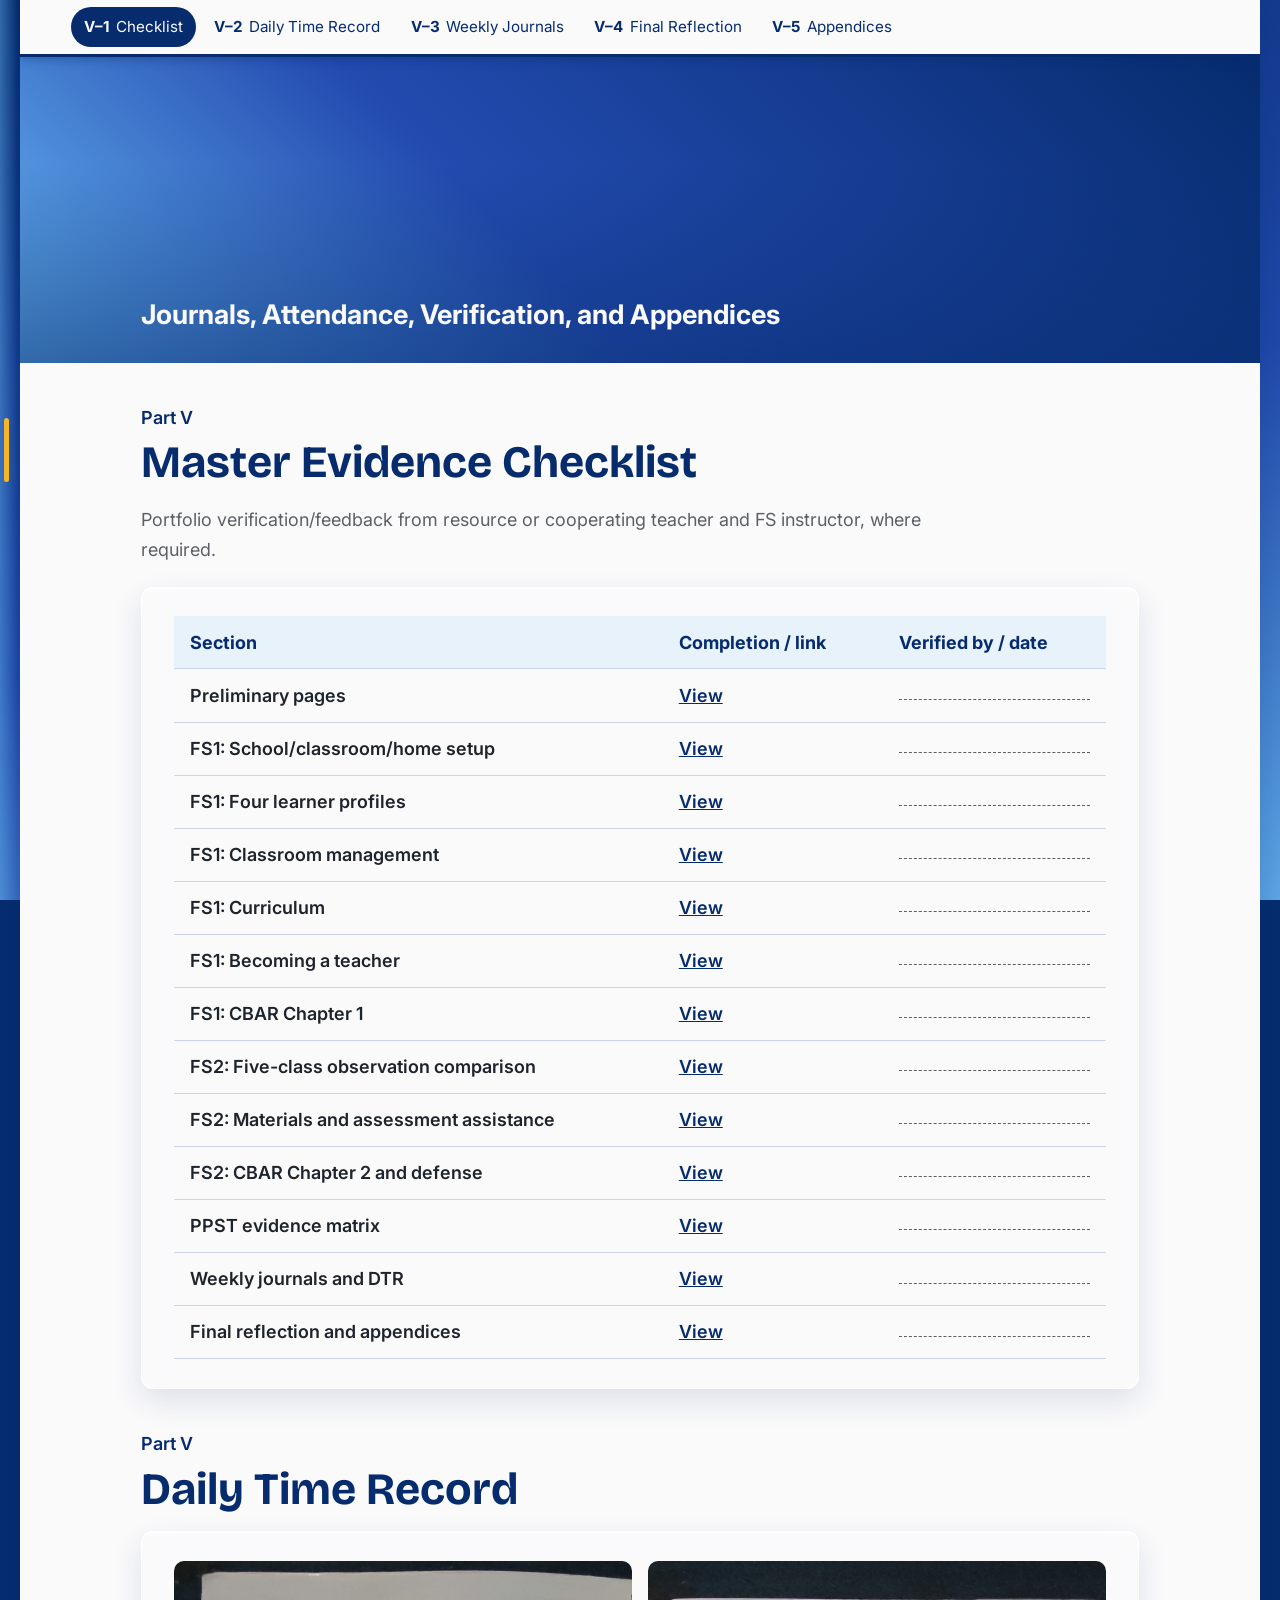
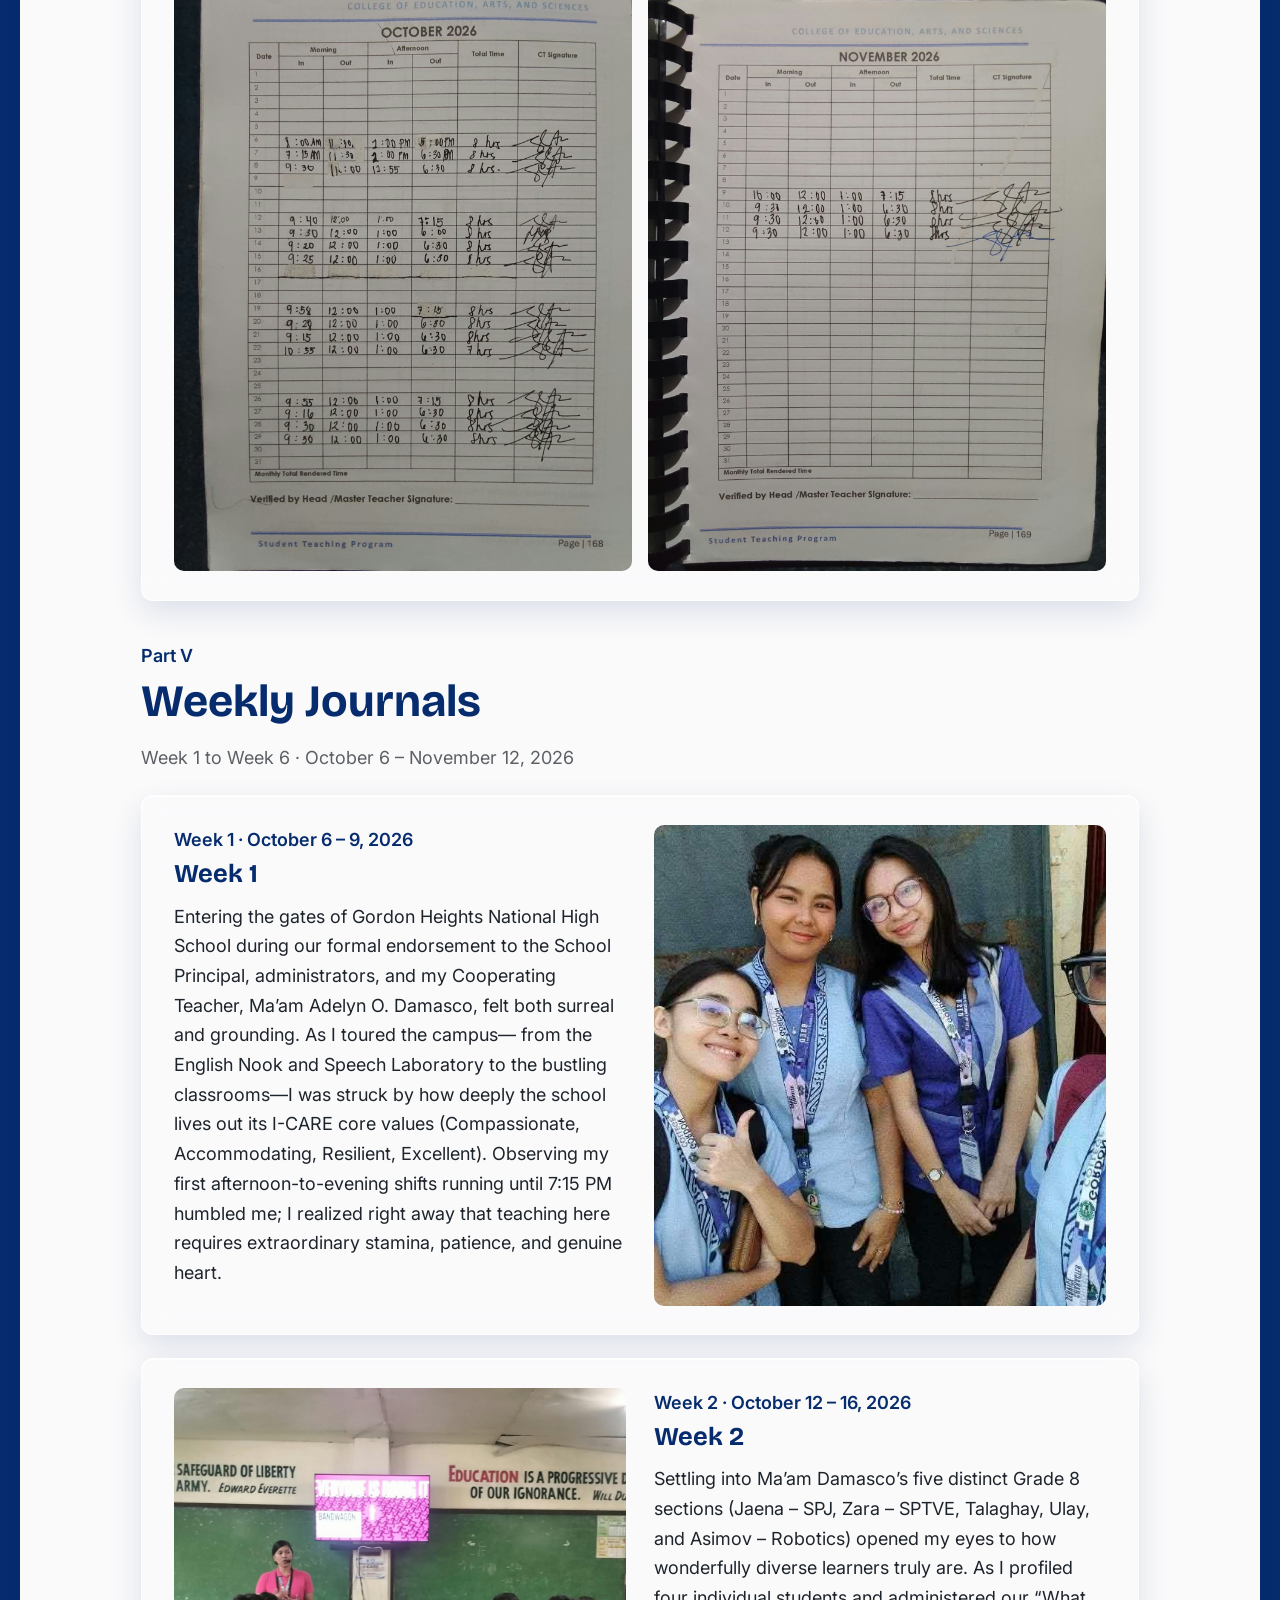
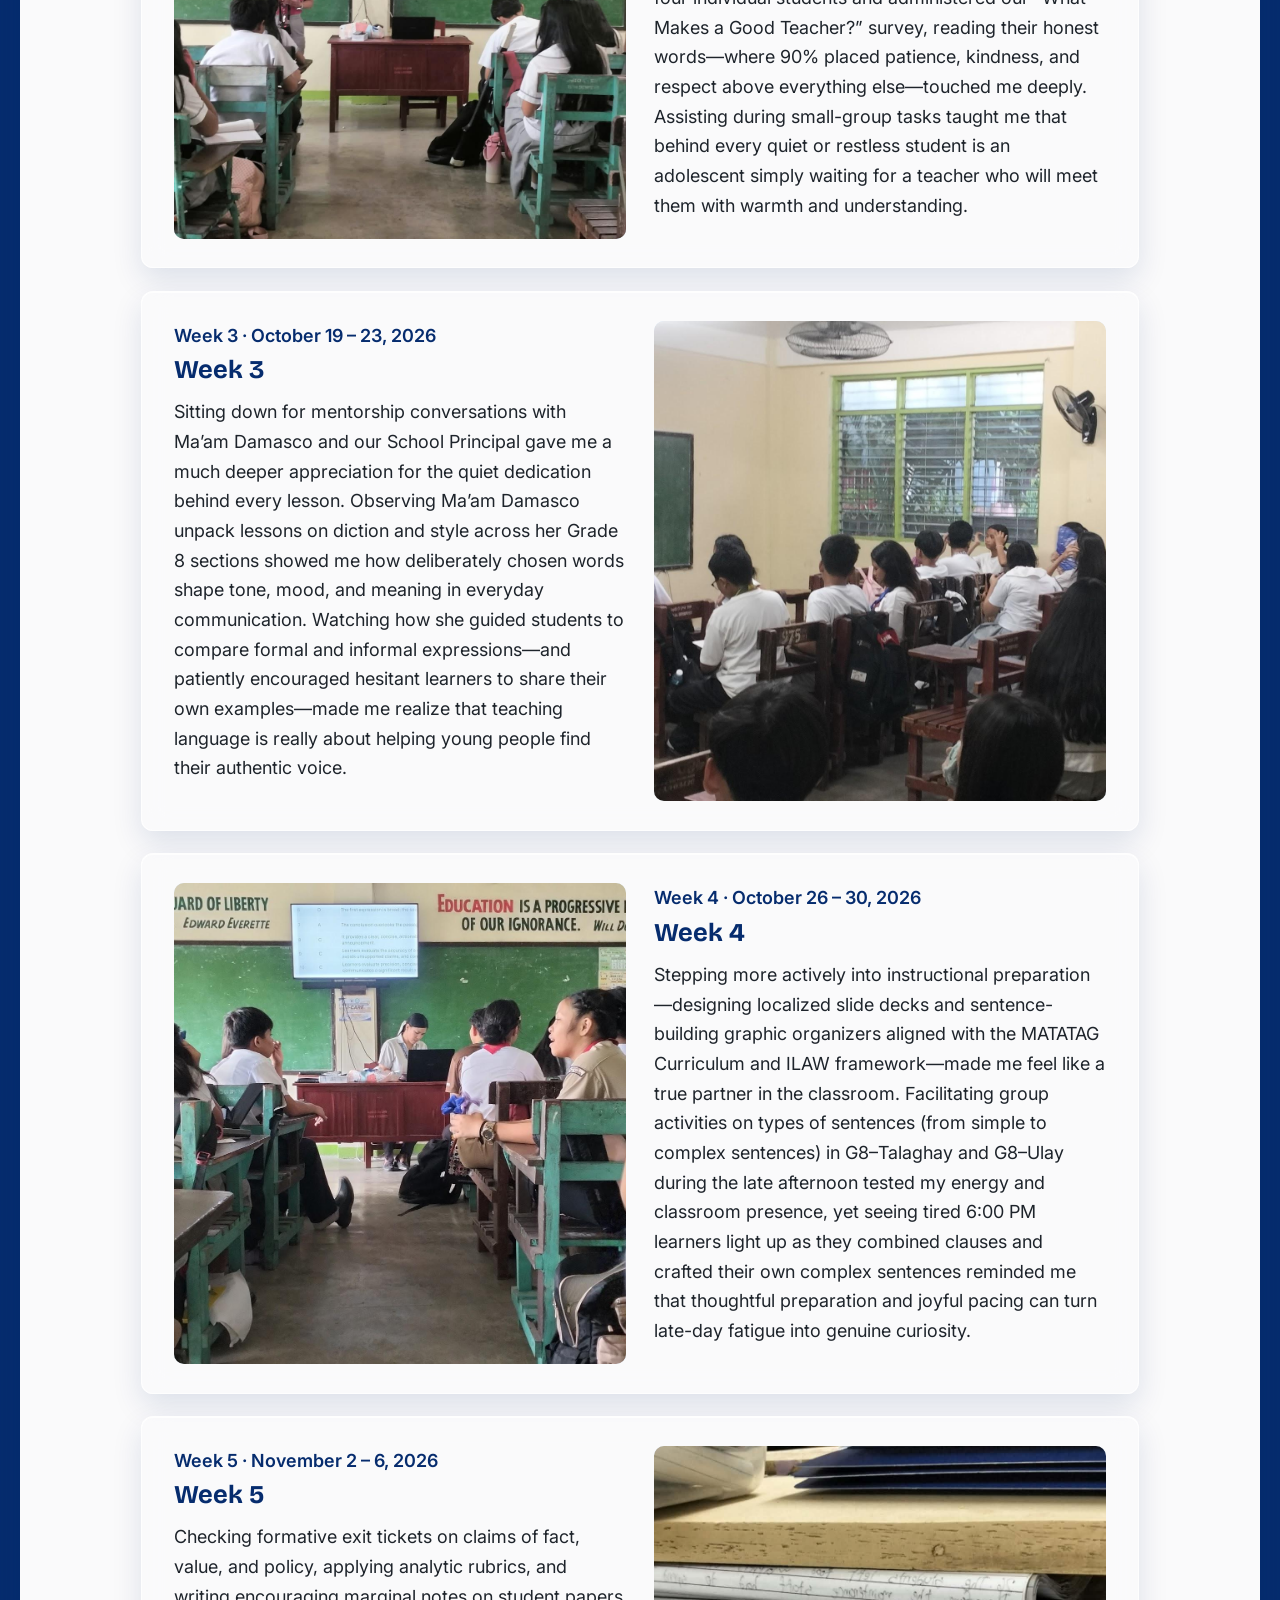
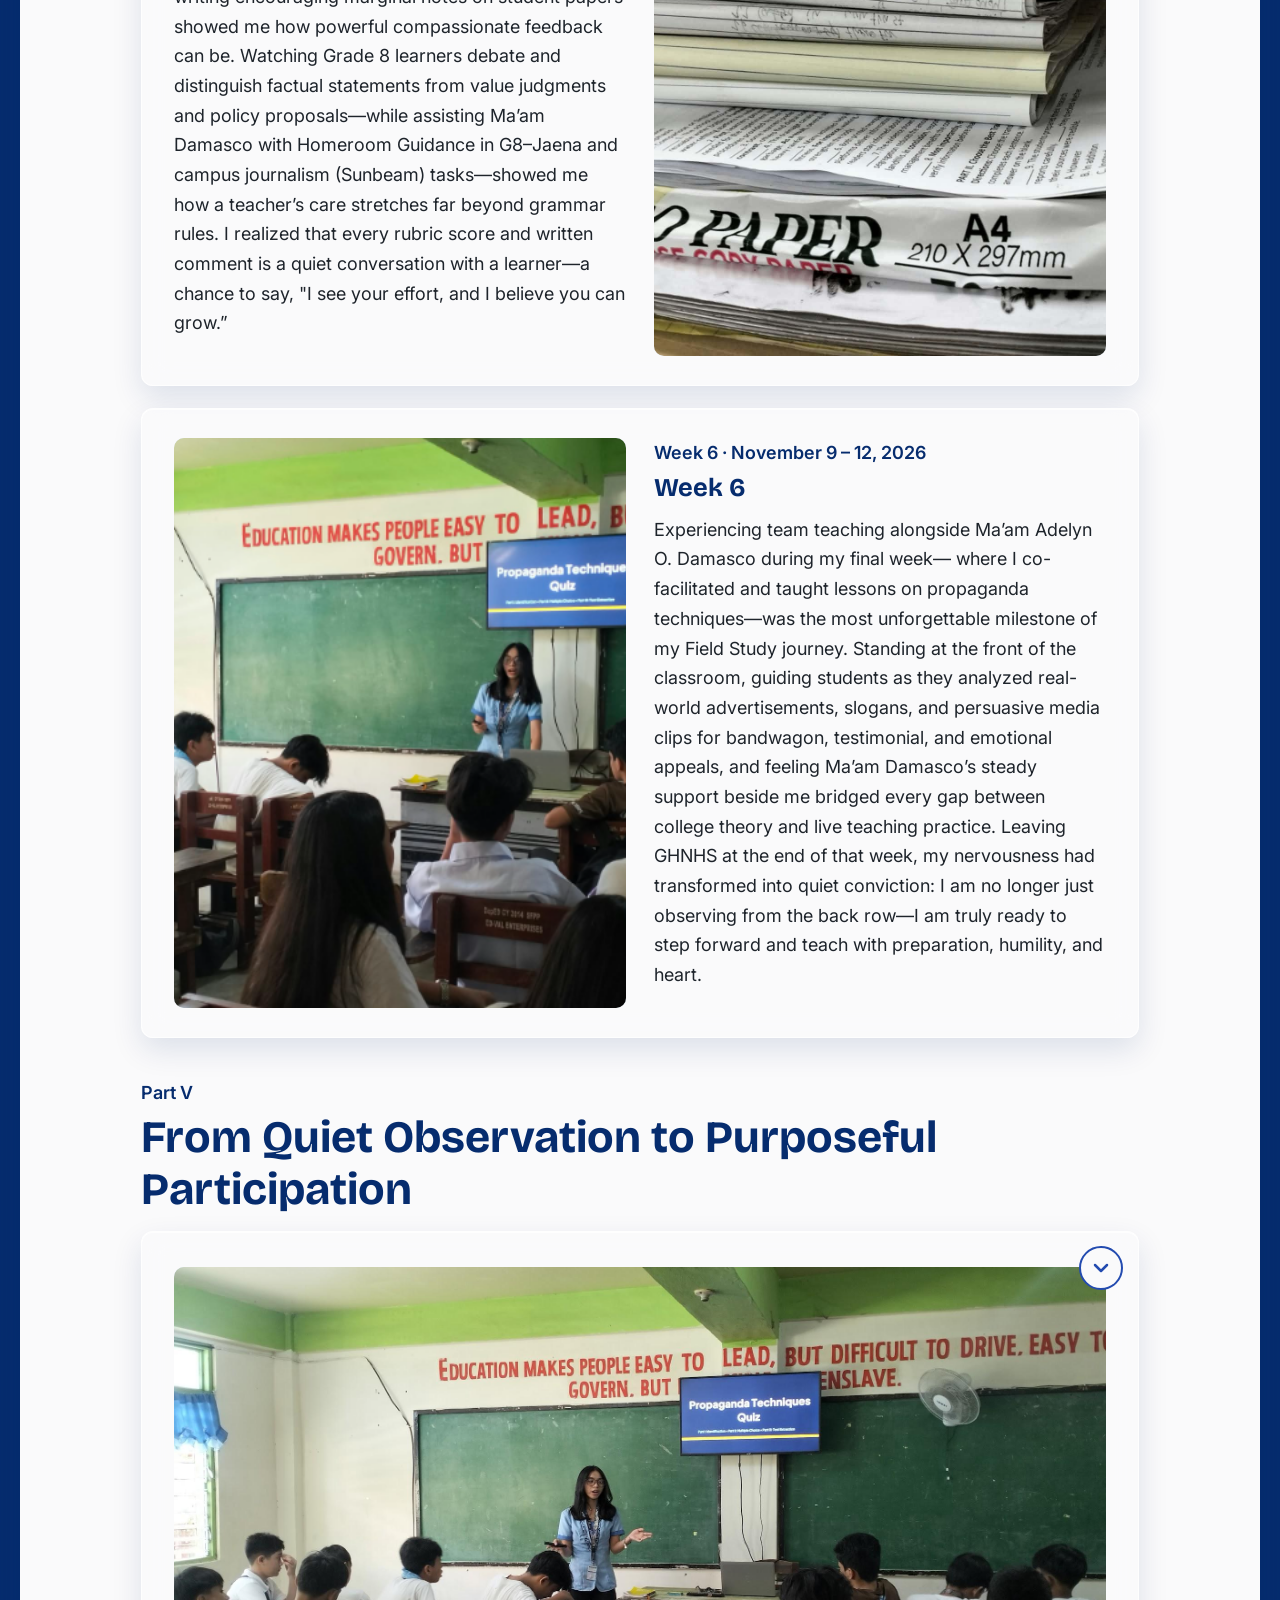
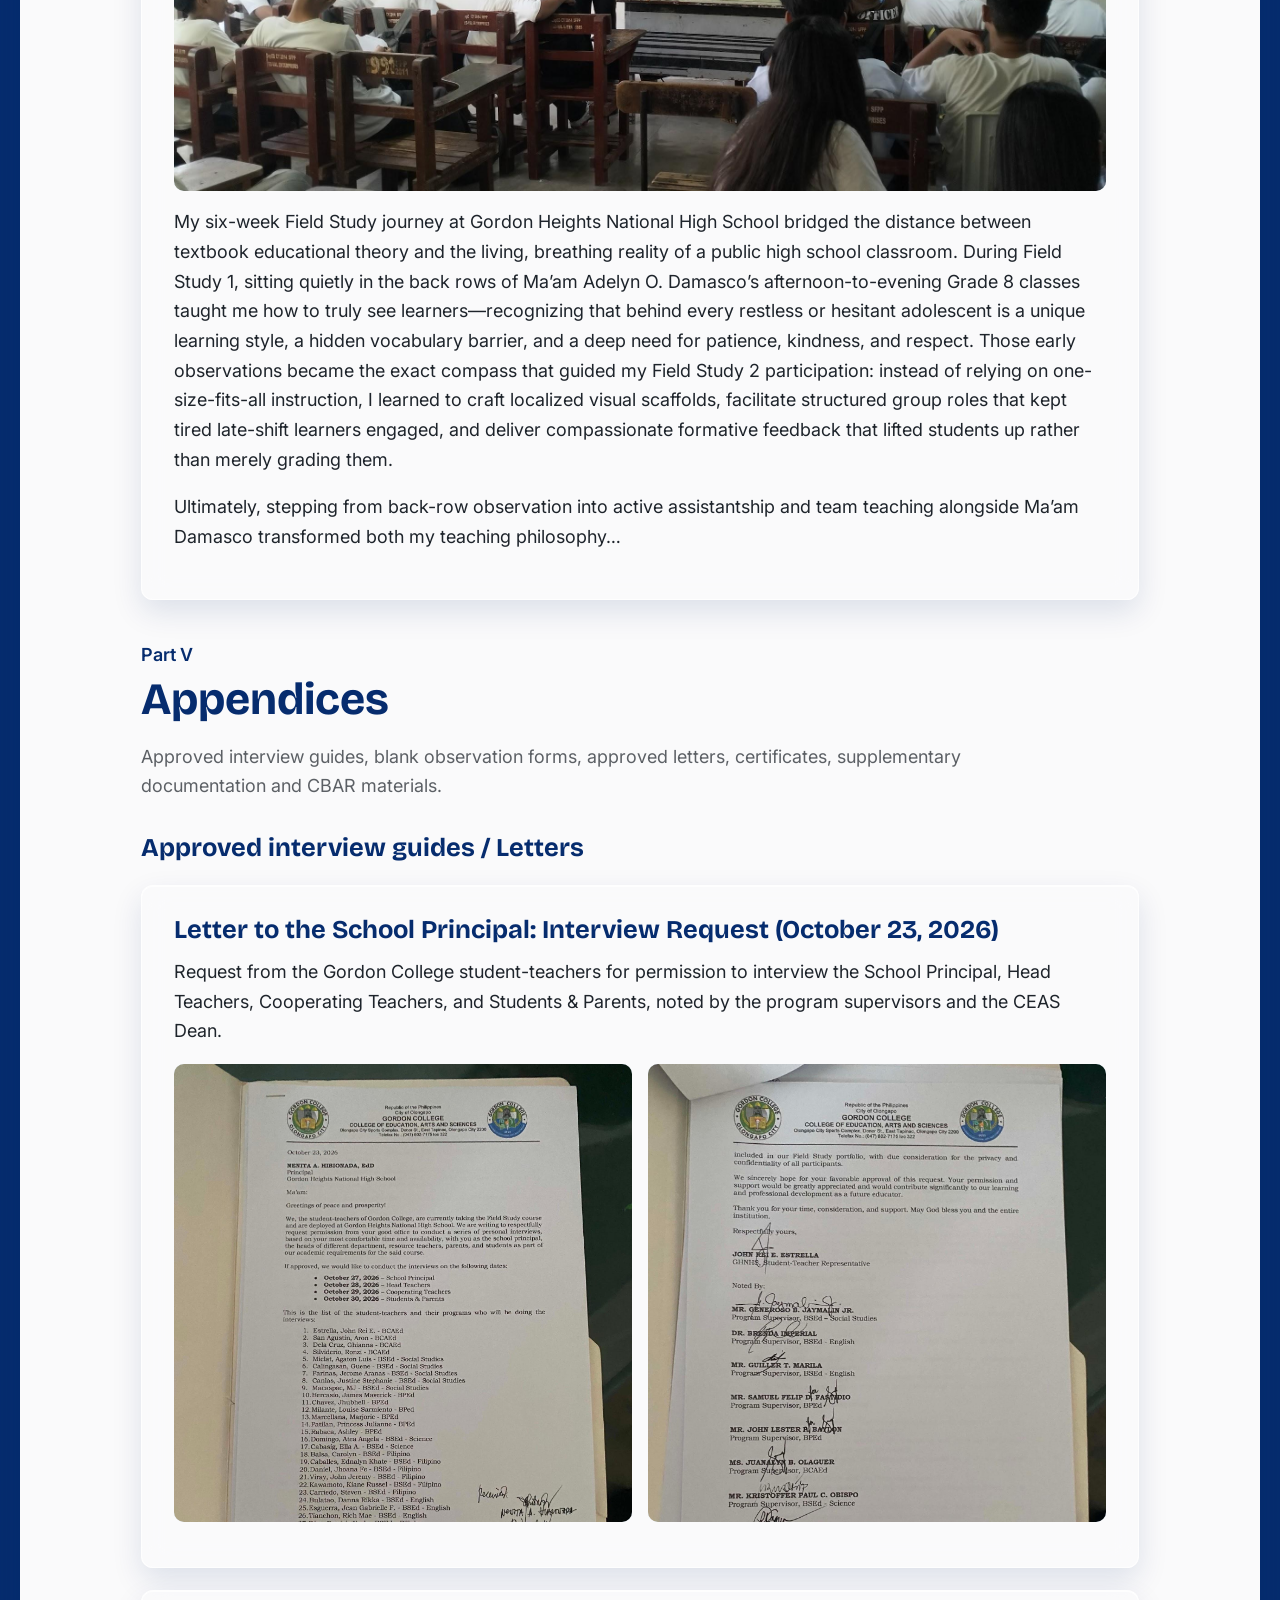
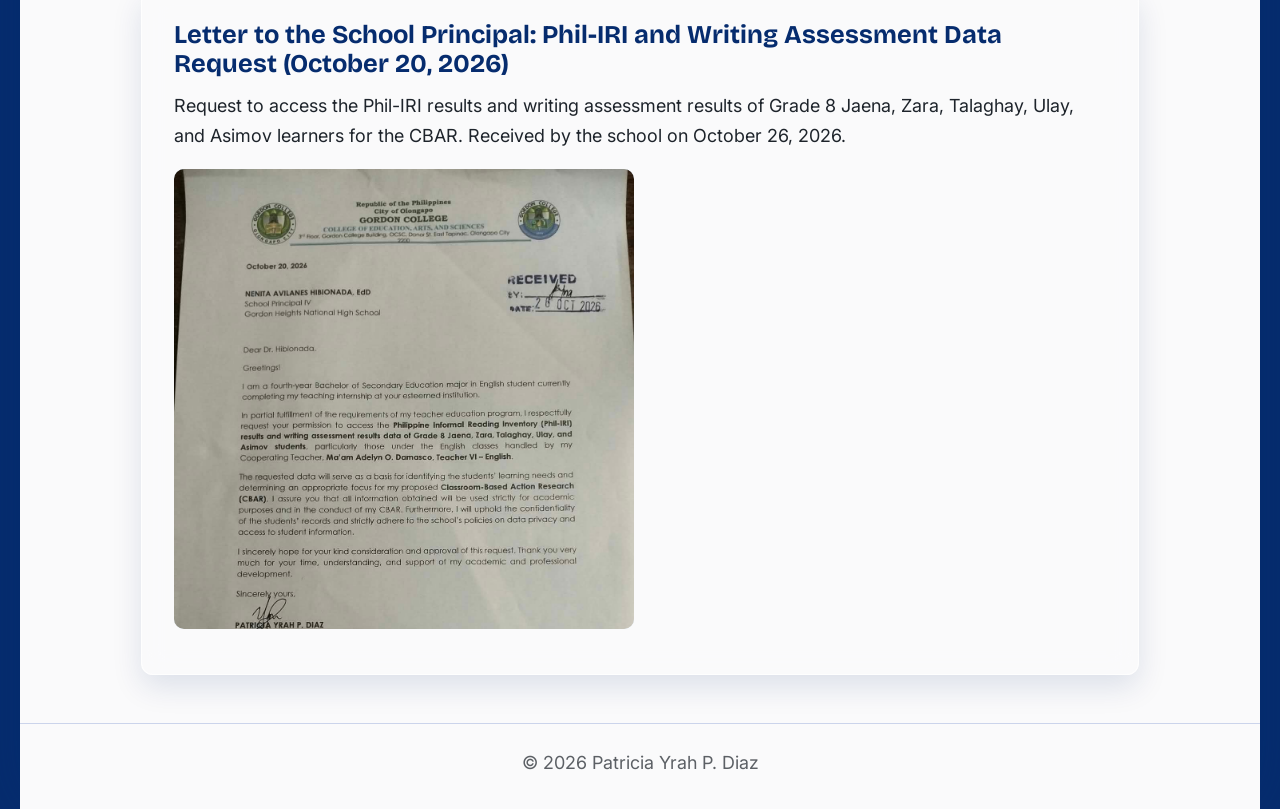
<file: part-5.html>
<!DOCTYPE html>
<html lang="en">
<head>
  <meta charset="UTF-8">
  <meta name="viewport" content="width=device-width, initial-scale=1">
  <title>Journals and Appendices | Patricia Yrah P. Diaz</title>
  <meta name="description" content="Journals, attendance, verification, and appendices">
  <script>
    /* Runs first: the menu starts hidden; hover the left edge to open it */
    document.documentElement.classList.add('js', 'scrolled', 'sidebar-closed');
  </script>
  <link rel="preconnect" href="https://fonts.googleapis.com">
  <link rel="preconnect" href="https://fonts.gstatic.com" crossorigin>
  <link href="https://fonts.googleapis.com/css2?family=Bricolage+Grotesque:wght@600;700&family=Inter:wght@400;600;700&display=swap" rel="stylesheet">
  <link rel="stylesheet" href="style.css?v=sidebar-close-layout">
</head>
<body class="bg-blue has-sticky-bar">

  <a class="logo-btn floating" id="floatingLogo" href="index.html#home" aria-label="Home"><img src="images/logo.png" alt="" width="52" height="52"></a>
  <button class="edge-tab" id="edgeTab" type="button" aria-label="Open menu" aria-controls="sidebar" aria-expanded="false"></button>

  <aside class="sidebar" id="sidebar">
    <button class="sidebar-close" id="sidebarClose" type="button" aria-label="Close menu" aria-controls="sidebar"><svg viewBox="0 0 24 24" fill="none" stroke="currentColor" stroke-width="2.5" stroke-linecap="round" aria-hidden="true"><path d="m6 6 12 12M18 6 6 18"></path></svg></button>
    <div class="brand">
      <a class="logo-btn" id="sidebarLogo" href="index.html#home" aria-label="Home"><img src="images/sidebar-logo.png" alt="" width="52" height="52"></a>
      <a class="brand-name" href="index.html#home">Patricia Yrah P. Diaz<small>Teaching Internship Portfolio</small></a>
    </div>

    <nav aria-label="Portfolio pages">
      <a class="nav-link" href="index.html#home">Home</a>
      <a class="nav-link nav-head" href="index.html#paper">Paper</a>
      <a class="nav-link nav-head" href="index.html#aboutCarousel">About Me</a>
      <a class="nav-link" href="index.html#pre-deployment">Pre-Deployment Seminar</a>
      <a class="nav-link nav-head" href="field-study-1.html#field-study-1">Field Study 1</a>
      <a class="nav-link nav-head" href="field-study-2.html#field-study-2">Field Study 2</a>
      <a class="nav-link nav-head" href="part-4.html#part-4">PPST Evidence</a>
      <a class="nav-link nav-head" href="#part-5">Journals &amp; Appendices</a>
    </nav>
  </aside>
  <div class="backdrop" id="backdrop"></div>

  <main class="content subpage theme-p5 has-bar">
    <div class="sheet">
      <nav class="fs-bar" aria-label="Journals and Appendices sections">
        <div class="fs-bar-inner">
          <a href="#checklist" title="Master Evidence Checklist"><b>V–1</b><span class="fs-name">Checklist</span></a>
          <a href="#dtr" title="Daily Time Record"><b>V–2</b><span class="fs-name">Daily Time Record</span></a>
          <a href="#journals" title="Weekly Journals"><b>V–3</b><span class="fs-name">Weekly Journals</span></a>
          <a href="#final-reflection" title="Final Reflection"><b>V–4</b><span class="fs-name">Final Reflection</span></a>
          <a href="#appendices" title="Appendices"><b>V–5</b><span class="fs-name">Appendices</span></a>
        </div>
      </nav>

      <section id="part-5" data-nav>
        <div class="banner">
          <div class="banner-text"><h1>Journals, Attendance, Verification, and Appendices</h1></div>
        </div>
      </section>

<section id="checklist" class="section reveal" data-nav><p class="crumb">Part V</p><h2>Master Evidence Checklist</h2><div class="stack"><p class="note">Portfolio verification/feedback from resource or cooperating teacher and FS instructor, where required.</p><div class="card "><div class="table-wrap"><table><thead><tr><th scope="col">Section</th><th scope="col">Completion / link</th><th scope="col">Verified by / date</th></tr></thead><tbody><tr><th scope="row">Preliminary pages</th><td><a href="index.html#paper">View</a></td><td><span class="blank" aria-label="To be filled in"></span></td></tr><tr><th scope="row">FS1: School/classroom/home setup</th><td><a href="field-study-1.html#fs1-1">View</a></td><td><span class="blank" aria-label="To be filled in"></span></td></tr><tr><th scope="row">FS1: Four learner profiles</th><td><a href="field-study-1.html#fs1-2">View</a></td><td><span class="blank" aria-label="To be filled in"></span></td></tr><tr><th scope="row">FS1: Classroom management</th><td><a href="field-study-1.html#fs1-3">View</a></td><td><span class="blank" aria-label="To be filled in"></span></td></tr><tr><th scope="row">FS1: Curriculum</th><td><a href="field-study-1.html#fs1-4">View</a></td><td><span class="blank" aria-label="To be filled in"></span></td></tr><tr><th scope="row">FS1: Becoming a teacher</th><td><a href="field-study-1.html#fs1-5">View</a></td><td><span class="blank" aria-label="To be filled in"></span></td></tr><tr><th scope="row">FS1: CBAR Chapter 1</th><td><a href="field-study-1.html#fs1-6">View</a></td><td><span class="blank" aria-label="To be filled in"></span></td></tr><tr><th scope="row">FS2: Five-class observation comparison</th><td><a href="field-study-2.html#fs2-1">View</a></td><td><span class="blank" aria-label="To be filled in"></span></td></tr><tr><th scope="row">FS2: Materials and assessment assistance</th><td><a href="field-study-2.html#fs2-2">View</a></td><td><span class="blank" aria-label="To be filled in"></span></td></tr><tr><th scope="row">FS2: CBAR Chapter 2 and defense</th><td><a href="field-study-2.html#fs2-4">View</a></td><td><span class="blank" aria-label="To be filled in"></span></td></tr><tr><th scope="row">PPST evidence matrix</th><td><a href="part-4.html">View</a></td><td><span class="blank" aria-label="To be filled in"></span></td></tr><tr><th scope="row">Weekly journals and DTR</th><td><a href="#journals">View</a></td><td><span class="blank" aria-label="To be filled in"></span></td></tr><tr><th scope="row">Final reflection and appendices</th><td><a href="#final-reflection">View</a></td><td><span class="blank" aria-label="To be filled in"></span></td></tr></tbody></table></div></div></div></section><section id="dtr" class="section reveal" data-nav><p class="crumb">Part V</p><h2>Daily Time Record</h2><div class="stack"><div class="card "><div class="dtr-pair"><figure class="shot"><button class="zoomable" type="button" data-title="Daily Time Record - October 2026" aria-label="Enlarge the October 2026 Daily Time Record"><img src="images/dtr-october-2026.png" alt="Daily Time Record for October 2026" width="768" height="1024" loading="lazy"></button></figure><figure class="shot"><button class="zoomable" type="button" data-title="Daily Time Record - November 2026" aria-label="Enlarge the November 2026 Daily Time Record"><img src="images/dtr-november-2026.png" alt="Daily Time Record for November 2026" width="768" height="1024" loading="lazy"></button></figure></div></div></div></section><section id="journals" class="section reveal" data-nav><p class="crumb">Part V</p><h2>Weekly Journals</h2><div class="stack"><p class="note">Week 1 to Week 6 · October 6 – November 12, 2026</p><div class="zig"><div class="card zig-card"><div><p class="crumb">Week 1 · October 6 – 9, 2026</p><h3>Week 1</h3><p>Entering the gates of Gordon Heights National High School during our formal endorsement to the School Principal, administrators, and my Cooperating Teacher, Ma’am Adelyn O. Damasco, felt both surreal and grounding. As I toured the campus— from the English Nook and Speech Laboratory to the bustling classrooms—I was struck by how deeply the school lives out its I-CARE core values (Compassionate, Accommodating, Resilient, Excellent). Observing my first afternoon-to-evening shifts running until 7:15 PM humbled me; I realized right away that teaching here requires extraordinary stamina, patience, and genuine heart.</p></div><figure class="shot  r-std"><button class="zoomable" type="button" data-title="Week 1" aria-label="Enlarge: Week 1"><img src="images/wk2-group.jpg" alt="Four student teachers smiling together" width="864" height="648" loading="lazy"></button></figure></div><div class="card zig-card"><div><p class="crumb">Week 2 · October 12 – 16, 2026</p><h3>Week 2</h3><p>Settling into Ma’am Damasco’s five distinct Grade 8 sections (Jaena – SPJ, Zara – SPTVE, Talaghay, Ulay, and Asimov – Robotics) opened my eyes to how wonderfully diverse learners truly are. As I profiled four individual students and administered our “What Makes a Good Teacher?” survey, reading their honest words—where 90% placed patience, kindness, and respect above everything else—touched me deeply. Assisting during small-group tasks taught me that behind every quiet or restless student is an adolescent simply waiting for a teacher who will meet them with warmth and understanding.</p></div><figure class="shot  r-wide"><button class="zoomable" type="button" data-title="Week 2" aria-label="Enlarge: Week 2"><img src="images/class-pink.jpg" alt="Teacher facilitating a lesson with a slide on the TV screen" width="1600" height="900" loading="lazy"></button></figure></div><div class="card zig-card"><div><p class="crumb">Week 3 · October 19 – 23, 2026</p><h3>Week 3</h3><p>Sitting down for mentorship conversations with Ma’am Damasco and our School Principal gave me a much deeper appreciation for the quiet dedication behind every lesson. Observing Ma’am Damasco unpack lessons on diction and style across her Grade 8 sections showed me how deliberately chosen words shape tone, mood, and meaning in everyday communication. Watching how she guided students to compare formal and informal expressions—and patiently encouraged hesitant learners to share their own examples—made me realize that teaching language is really about helping young people find their authentic voice.</p></div><figure class="shot  r-wide"><button class="zoomable" type="button" data-title="Week 3" aria-label="Enlarge: Week 3"><img src="images/class-grey.jpg" alt="Teacher explaining a lesson to Grade 8 learners" width="1600" height="901" loading="lazy"></button></figure></div><div class="card zig-card"><div><p class="crumb">Week 4 · October 26 – 30, 2026</p><h3>Week 4</h3><p>Stepping more actively into instructional preparation—designing localized slide decks and sentence-building graphic organizers aligned with the MATATAG Curriculum and ILAW framework—made me feel like a true partner in the classroom. Facilitating group activities on types of sentences (from simple to complex sentences) in G8–Talaghay and G8–Ulay during the late afternoon tested my energy and classroom presence, yet seeing tired 6:00 PM learners light up as they combined clauses and crafted their own complex sentences reminded me that thoughtful preparation and joyful pacing can turn late-day fatigue into genuine curiosity.</p></div><figure class="shot  r-wide"><button class="zoomable" type="button" data-title="Week 4" aria-label="Enlarge: Week 4"><img src="images/class-back.jpg" alt="View across the classroom toward the teacher desk" width="1600" height="901" loading="lazy"></button></figure></div><div class="card zig-card"><div><p class="crumb">Week 5 · November 2 – 6, 2026</p><h3>Week 5</h3><p>Checking formative exit tickets on claims of fact, value, and policy, applying analytic rubrics, and writing encouraging marginal notes on student papers showed me how powerful compassionate feedback can be. Watching Grade 8 learners debate and distinguish factual statements from value judgments and policy proposals—while assisting Ma’am Damasco with Homeroom Guidance in G8–Jaena and campus journalism (Sunbeam) tasks—showed me how a teacher’s care stretches far beyond grammar rules. I realized that every rubric score and written comment is a quiet conversation with a learner—a chance to say, "I see your effort, and I believe you can grow.”</p></div><figure class="shot  r-wide"><button class="zoomable" type="button" data-title="Week 5" aria-label="Enlarge: Week 5"><img src="images/wk6-papers.jpg" alt="Stack of printed worksheets and activity papers on a classroom shelf" width="1600" height="900" loading="lazy"></button></figure></div><div class="card zig-card"><div><p class="crumb">Week 6 · November 9 – 12, 2026</p><h3>Week 6</h3><p>Experiencing team teaching alongside Ma’am Adelyn O. Damasco during my final week— where I co-facilitated and taught lessons on propaganda techniques—was the most unforgettable milestone of my Field Study journey. Standing at the front of the classroom, guiding students as they analyzed real-world advertisements, slogans, and persuasive media clips for bandwagon, testimonial, and emotional appeals, and feeling Ma’am Damasco’s steady support beside me bridged every gap between college theory and live teaching practice. Leaving GHNHS at the end of that week, my nervousness had transformed into quiet conviction: I am no longer just observing from the back row—I am truly ready to step forward and teach with preparation, humility, and heart.</p></div><figure class="shot  r-wide"><button class="zoomable" type="button" data-title="Week 6" aria-label="Enlarge: Week 6"><img src="images/week6-classroom-teaching.png" alt="Patricia teaching a Propaganda Techniques lesson to learners in a classroom" width="785" height="429" loading="lazy"></button></figure></div></div></div></section><section id="final-reflection" class="section reveal" data-nav><p class="crumb">Part V</p><h2>From Quiet Observation to Purposeful Participation</h2><div class="stack"><div class="card "><figure class="shot  r-wide"><button class="zoomable" type="button" data-title="Final reflection" aria-label="Enlarge: Final reflection"><img src="images/class-quiz.jpg" alt="Student teacher facilitating a Propaganda Techniques quiz in class" width="1600" height="901" loading="lazy"></button></figure><p>My six-week Field Study journey at Gordon Heights National High School bridged the distance between textbook educational theory and the living, breathing reality of a public high school classroom. During Field Study 1, sitting quietly in the back rows of Ma’am Adelyn O. Damasco’s afternoon-to-evening Grade 8 classes taught me how to truly see learners—recognizing that behind every restless or hesitant adolescent is a unique learning style, a hidden vocabulary barrier, and a deep need for patience, kindness, and respect. Those early observations became the exact compass that guided my Field Study 2 participation: instead of relying on one-size-fits-all instruction, I learned to craft localized visual scaffolds, facilitate structured group roles that kept tired late-shift learners engaged, and deliver compassionate formative feedback that lifted students up rather than merely grading them.</p><p>Ultimately, stepping from back-row observation into active assistantship and team teaching alongside Ma’am Damasco transformed both my teaching philosophy and my professional resolve. I came to GHNHS measuring my readiness by how well I knew English grammar and lesson plan templates, yet I am leaving with a far deeper conviction: great teaching is equal parts disciplined craft and quiet, relentless love. Living out the school’s I-CARE values and mantra—“Empowering minds and character to foster a culture of excellence”—has anchored my growth goals in lifelong reflection, research-driven literacy support, and empathetic classroom leadership, preparing me to step into my upcoming full teaching internship with thorough preparation in my hands and my students always at the center of my heart.</p></div></div></section><section id="appendices" class="section reveal" data-nav><p class="crumb">Part V</p><h2>Appendices</h2><div class="stack"><p class="note">Approved interview guides, blank observation forms, approved letters, certificates, supplementary documentation and CBAR materials.</p><h3 class="sub-head">Approved interview guides / Letters</h3><div class="card "><h3>Letter to the School Principal: Interview Request (October 23, 2026)</h3><p>Request from the Gordon College student-teachers for permission to interview the School Principal, Head Teachers, Cooperating Teachers, and Students &amp; Parents, noted by the program supervisors and the CEAS Dean.</p><div class="shot-grid"><figure class="shot portrait r-tall"><button class="zoomable" type="button" data-title="Interview request, page 1" aria-label="Enlarge: Interview request, page 1"><img src="images/letter-interview-1.jpg" alt="Interview request letter dated October 23, 2026, page 1, received by the Principal" width="1648" height="2000" loading="lazy"></button></figure><figure class="shot portrait r-tall"><button class="zoomable" type="button" data-title="Interview request, page 2" aria-label="Enlarge: Interview request, page 2"><img src="images/letter-interview-2.jpg" alt="Interview request letter, page 2, with signatures of the program supervisors and the Dean" width="1476" height="2000" loading="lazy"></button></figure></div></div><div class="card "><h3>Letter to the School Principal: Phil-IRI and Writing Assessment Data Request (October 20, 2026)</h3><p>Request to access the Phil-IRI results and writing assessment results of Grade 8 Jaena, Zara, Talaghay, Ulay, and Asimov learners for the CBAR. Received by the school on October 26, 2026.</p><figure class="shot portrait r-tall"><button class="zoomable" type="button" data-title="Phil-IRI data request" aria-label="Enlarge: Phil-IRI data request"><img src="images/letter-phil-iri.jpg" alt="Request letter dated October 20, 2026 for Phil-IRI and writing assessment data, stamped received October 26, 2026" width="1151" height="1928" loading="lazy"></button></figure></div></div></section>

      <footer class="site-footer"><p>&copy; 2026 Patricia Yrah P. Diaz</p></footer>
    </div>
  </main>

  <div class="lightbox" id="lightbox" role="dialog" aria-modal="true" aria-label="Image viewer" hidden>
    <div class="lb-bar">
      <span class="lb-title" id="lbTitle"></span>
      <div class="lb-actions">
        <button type="button" id="lbOut" aria-label="Zoom out">&minus;</button>
        <button type="button" id="lbIn" aria-label="Zoom in">+</button>
        <button type="button" id="lbReset">Reset</button>
        <button type="button" id="lbClose" aria-label="Close">&times;</button>
      </div>
    </div>
    <div class="lb-stage" id="lbStage"><img id="lbImg" alt=""></div>
  </div>

  <script src="common.js?v=sidebar-close-layout"></script>
  <script src="page.js"></script>
</body>
</html>
</file>
<file: style.css>
/* ===== 1. COLORS & SETTINGS =====
   The ONLY colors on this site are the six below. Tints are made by mixing them
   (color-mix) with each other or with "transparent", so no other hex value exists. */
:root {
  --bg-light: #FAFAFB;
  --navy-dark: #062C6E;
  --cobalt-blue: #234BB0;
  --amber-gold: #F7B529;
  --sky-blue: #67B4F2;
  --text-dark: #1E242B;

  --muted: color-mix(in srgb, var(--text-dark) 72%, var(--bg-light));
  --line: color-mix(in srgb, var(--cobalt-blue) 22%, var(--bg-light));
  --tint: color-mix(in srgb, var(--sky-blue) 22%, var(--bg-light));
  --tint-soft: color-mix(in srgb, var(--sky-blue) 12%, var(--bg-light));
  --shade: color-mix(in srgb, var(--navy-dark) 40%, transparent);

  --sidebar-w: 290px;
  --content-w: 100vw;
  --ease: cubic-bezier(.4, 0, .2, 1);
  --font-heading: "Bricolage Grotesque", "Trebuchet MS", Arial, sans-serif;
  --font-body: "Inter", "Segoe UI", Arial, sans-serif;
}

* { box-sizing: border-box; }
html { scroll-behavior: smooth; }
body { --menu-top-offset: .9rem; margin: 0; background: var(--navy-dark); color: var(--text-dark); font: 1.125rem/1.65 var(--font-body); }
body.has-sticky-bar,
body.menu-below-topbar { --menu-top-offset: 3.75rem; }
h2, h3 { font-family: var(--font-heading); line-height: 1.15; margin: 0 0 .5em; color: var(--navy-dark); }
h2 { font-size: clamp(2rem, 5vw, 2.8rem); }
h3 { font-size: 1.6rem; }
img { max-width: 100%; display: block; }
p { margin: 0 0 1em; }
a:focus-visible, summary:focus-visible, button:focus-visible { outline: 3px solid var(--cobalt-blue); outline-offset: 2px; }
.sidebar :focus-visible, .lightbox :focus-visible, .banner :focus-visible, .floating:focus-visible, .edge-tab:focus-visible { outline-color: var(--amber-gold); }

/* ===== 2. PAGE BACKGROUNDS (set on <body>) ===== */
.bg-fs1, .bg-fs2, .bg-blue { background-color: var(--navy-dark); background-repeat: no-repeat; background-size: cover; background-position: center; background-attachment: fixed; }
.bg-fs1, .bg-fs2 { background-image: linear-gradient(165deg, var(--navy-dark) 0%, var(--cobalt-blue) 55%, var(--sky-blue) 100%); }
.bg-blue { background-image: linear-gradient(165deg, var(--navy-dark) 0%, var(--cobalt-blue) 55%, var(--sky-blue) 100%); }

/* ===== 3. SIDEBAR: hidden until you hover the left edge (or focus / tap it) ===== */
.sidebar {
  position: fixed; inset: 0 auto 0 0; width: var(--sidebar-w); z-index: 30; overflow-y: auto;
  background: var(--navy-dark); border-right: 6px solid var(--amber-gold); color: var(--bg-light);
  padding: 1.5rem 1rem 2rem; box-shadow: 8px 0 30px var(--shade);
  transition: transform .3s var(--ease), visibility 0s;
}
html.sidebar-closed .sidebar { transform: translateX(-100%); visibility: hidden; transition: transform .3s var(--ease), visibility 0s .3s; }
.sidebar-close { display: none; }

/* Desktop edge trigger; touch devices get a rounded hamburger button below */
.edge-tab {
  position: fixed; inset: 0 auto 0 0; width: 18px; z-index: 35; padding: 0; border: 0; cursor: pointer;
  background: linear-gradient(90deg, color-mix(in srgb, var(--sky-blue) 45%, transparent), transparent);
  transition: opacity .2s var(--ease);
}
.edge-tab::after { content: ""; position: absolute; left: 4px; top: 50%; width: 5px; height: 64px; margin-top: -32px; border-radius: 999px; background: var(--amber-gold); }
html:not(.sidebar-closed) .edge-tab { opacity: 0; pointer-events: none; }
@media (hover: none), (pointer: coarse), (max-width: 900px) {
  .edge-tab {
    inset: calc(var(--menu-top-offset) + env(safe-area-inset-top)) auto auto calc(.9rem + env(safe-area-inset-left)); width: 48px; height: 48px;
    border-radius: 12px; background: var(--amber-gold); box-shadow: 0 4px 14px var(--shade);
  }
  .edge-tab::after {
    left: 15px; top: 50%; width: 18px; height: 2px; margin-top: -1px;
    border-radius: 2px; background: var(--navy-dark); box-shadow: 0 -6px 0 var(--navy-dark), 0 6px 0 var(--navy-dark);
  }
  html:not(.sidebar-closed) .edge-tab { opacity: 0; pointer-events: none; visibility: hidden; }
  .sidebar {
    inset: 0 auto auto 0; width: min(320px, 100vw); height: 100vh; height: 100dvh; max-height: 100dvh;
    padding: calc(4.5rem + env(safe-area-inset-top)) calc(1rem + env(safe-area-inset-right)) calc(1.25rem + env(safe-area-inset-bottom)) calc(1rem + env(safe-area-inset-left));
    overscroll-behavior: contain;
  }
  .sidebar-close {
    position: absolute; top: calc(.75rem + env(safe-area-inset-top)); right: calc(.75rem + env(safe-area-inset-right));
    display: grid; place-items: center; width: 44px; height: 44px; padding: 0; border: 0; border-radius: 12px;
    background: var(--amber-gold); color: var(--navy-dark); cursor: pointer;
  }
  .sidebar-close svg { width: 22px; height: 22px; }
  html:not(.sidebar-closed) .backdrop { display: block; position: fixed; inset: 0; z-index: 20; background: var(--shade); }
}

.brand { display: flex; align-items: center; gap: .8rem; padding: 0 .5rem 1.3rem; margin-bottom: 1rem; border-bottom: 1px solid color-mix(in srgb, var(--bg-light) 25%, transparent); }
.brand-name { color: var(--bg-light); text-decoration: none; font: 700 1.15rem/1.2 var(--font-heading); }
.brand-name small { display: block; margin-top: .2rem; font: 400 .85rem var(--font-body); color: var(--sky-blue); }

/* round logo: in the sidebar and, when the sidebar is hidden, floating top-left as the Home button */
.logo-btn { display: block; width: 52px; height: 52px; padding: 0; border: 0; border-radius: 50%; background: var(--bg-light); overflow: hidden; flex-shrink: 0; cursor: pointer; }
.sidebar .logo-btn { border-radius: 10px; background: transparent; }
.logo-btn img { width: 100%; height: 100%; }
.floating { display: none; position: fixed; top: .9rem; left: .9rem; z-index: 40; border: 3px solid var(--amber-gold); box-shadow: 0 4px 14px var(--shade); }

.nav-link { display: block; padding: .6rem .9rem; margin: .15rem 0; border-radius: 6px; color: var(--bg-light); text-decoration: none; font-weight: 600; }
.nav-link[href="#home"], .nav-link[href="index.html#home"], .nav-link[href="#pre-deployment"], .nav-link[href="index.html#pre-deployment"] { font: 700 1.1rem var(--font-heading); }
.nav-link:hover { background: color-mix(in srgb, var(--sky-blue) 25%, transparent); }
.nav-link.sub { margin-left: .8rem; padding-left: 1rem; border-left: 2px solid color-mix(in srgb, var(--sky-blue) 55%, transparent); border-radius: 0 6px 6px 0; font-weight: 400; font-size: 1.02rem; }
.nav-link.active, .nav-head.active { background: var(--bg-light); color: var(--navy-dark); }
.nav-head, .nav-group summary { font: 700 1.1rem var(--font-heading); color: var(--amber-gold); }
.nav-link[href="#home"]:not(.active), .nav-link[href="index.html#home"]:not(.active), .nav-link[href="#pre-deployment"]:not(.active), .nav-link[href="index.html#pre-deployment"]:not(.active) { color: var(--amber-gold); }
.nav-group summary { cursor: pointer; padding: .6rem .9rem; list-style: none; display: flex; justify-content: space-between; align-items: center; }
.nav-group summary::-webkit-details-marker { display: none; }
.nav-group summary::after { content: "+"; font-size: 1.3rem; }
.nav-group[open] summary::after { content: "\2212"; }
.backdrop { display: none; }

/* ===== 4. HOME: full-screen cover that stays put while the page slides over it ===== */
.content { margin-left: 0; }
.hero, .full-slide { height: min(100vh, calc(var(--content-w) / 1.4)); height: min(100svh, calc(var(--content-w) / 1.4)); overflow: hidden; }
.hero { position: sticky; top: 0; z-index: 1; container-type: size; background: var(--navy-dark); }
.hero-art {
  --w: max(100cqw, 177.7778cqh);  --h: max(56.25cqw, 100cqh);
  position: absolute; width: var(--w); height: var(--h);
  left: calc((100cqw - var(--w)) * .25); top: calc((100cqh - var(--h)) * .5);
  transform: scale(calc(1 + var(--p, 0) * .12)); opacity: calc(1 - var(--p, 0) * .6);
}
.hero-art img { width: 100%; height: 100%; }
.logo-hotspot { position: absolute; left: 5.4167%; top: 6.1111%; width: 6.1458%; aspect-ratio: 1; padding: 0; border: 0; border-radius: 50%; background: transparent; cursor: pointer; }
.scroll-cue { position: absolute; left: calc(50% - 24px); bottom: 1.2rem; width: 48px; height: 48px; display: grid; place-items: center; border-radius: 50%; background: var(--bg-light); color: var(--navy-dark); opacity: calc(1 - var(--p, 0) * 4); animation: bob 1.8s ease-in-out infinite; }
@keyframes bob { 50% { transform: translateY(8px); } }

/* ===== 5. THE SHEET ===== */
.sheet { position: relative; z-index: 2; background: var(--bg-light); border-radius: 28px 28px 0 0; box-shadow: 0 -16px 40px var(--shade); overflow: clip; }
.section { max-width: 1100px; margin: 0 auto; padding: 2.5rem 4vw 0; scroll-margin-top: 1rem; }
.section-head { padding-top: 4.5rem; }
.lead { color: var(--muted); max-width: 60ch; }
.card {
  position: relative; background: color-mix(in srgb, var(--bg-light) 78%, transparent);
  border: 1px solid color-mix(in srgb, white 75%, transparent); border-radius: 12px;
  padding: 1.8rem 2rem; box-shadow: 0 12px 30px color-mix(in srgb, var(--navy-dark) 12%, transparent), inset 0 1px 0 color-mix(in srgb, white 70%, transparent);
  -webkit-backdrop-filter: blur(14px) saturate(140%); backdrop-filter: blur(14px) saturate(140%);
  transition: transform .2s var(--ease), box-shadow .2s var(--ease);
}
@media (hover: hover) and (prefers-reduced-motion: no-preference) {
  .card:hover { transform: translateY(-3px); box-shadow: 0 14px 28px color-mix(in srgb, var(--navy-dark) 18%, transparent); }
}
.crumb { margin: 0 0 .3rem; font-weight: 600; color: var(--accent, var(--cobalt-blue)); }
.placeholder { color: var(--muted); max-width: 60ch; margin: 0; }
.paper-list { padding-bottom: 3rem; }
.js .reveal { opacity: 0; transform: translateY(32px); transition: opacity .7s var(--ease), transform .7s var(--ease); }
.js .reveal.in { opacity: 1; transform: none; }

/* ===== 6. READ MORE / SHOW LESS: always the top-right corner of its container ===== */
.paper-toggle, .card-toggle {
  position: absolute; top: 0; right: 0; z-index: 2; display: inline-flex; align-items: center; gap: .3rem;
  width: 44px; height: 44px; justify-content: center; padding: 0; border: 2px solid var(--cobalt-blue); border-radius: 50%;
  background: var(--bg-light); color: var(--cobalt-blue); font: 600 .95rem var(--font-body); cursor: pointer;
  transition: background .2s var(--ease), color .2s var(--ease);
}
.paper-toggle:hover, .card-toggle:hover { background: var(--cobalt-blue); color: var(--bg-light); }
.card-toggle { top: .9rem; right: .9rem; }
.paper-toggle .label, .card-toggle .label { position: absolute; width: 1px; height: 1px; padding: 0; margin: -1px; overflow: hidden; clip: rect(0, 0, 0, 0); white-space: nowrap; border: 0; }
.chev { width: 24px; height: 24px; transition: transform .5s var(--ease); }
.paper-row.open .chev, .toggle-host.expanded .chev { transform: rotate(180deg); }
.toggle-host > h3, .toggle-host > .crumb, .paper-text > h3 { padding-right: 9.5rem; }
.domain.toggle-host .blocks { padding-top: 2.6rem; }
.domain.toggle-host .dom-side { padding-top: 0; }

/* text past 150 words is hidden until "Read more" (common.js adds .more-text / .more-block) */
.toggle-host { position: relative; }
.toggle-host:not(.expanded) .more-block, .toggle-host:not(.expanded) .more-text { display: none !important; }
.toggle-host.expanded .ellipsis { display: none; }

/* ===== 7. PAPER ROWS: text left, image right ===== */
.paper-row { display: grid; grid-template-columns: minmax(0, 1fr) minmax(0, 1fr); gap: 2.5rem; align-items: stretch; margin-bottom: 1.8rem; scroll-margin-top: 1rem; }
.paper-text { position: relative; display: flex; flex-direction: column; align-items: flex-start; }
.paper-more { display: grid; grid-template-rows: 0fr; opacity: 0; width: 100%; transition: grid-template-rows .6s var(--ease), opacity .6s var(--ease); }
.paper-more > div { overflow: hidden; min-height: 0; }
.paper-row.open .paper-more { grid-template-rows: 1fr; opacity: 1; }

.paper-figure { position: relative; margin: 0; min-height: 260px; border-radius: 10px; overflow: hidden; background: var(--tint); }
.zoomable { position: absolute; inset: 0; width: 100%; height: 100%; padding: 0; border: 0; background: none; cursor: zoom-in; }
.zoomable img { width: 100%; height: 100%; object-fit: cover; object-position: center top; transition: transform .6s var(--ease); }
.paper-row.open .zoomable img { transform: scale(1.08); }
.enlarge-tag { position: absolute; right: .7rem; bottom: .7rem; padding: .3rem .8rem; border-radius: 999px; background: var(--navy-dark); color: var(--bg-light); font-size: .85rem; font-weight: 600; pointer-events: none; }

.paper-row.text-only { grid-template-columns: 1fr; }
.paper-row.text-only .paper-text { max-width: none; }
/* Acknowledgement and Dedication sit side by side and stay the same height */
.paper-columns { display: grid; grid-template-columns: repeat(2, minmax(0, 1fr)); gap: 1.8rem; align-items: stretch; }
.paper-columns .paper-row { height: 100%; margin-bottom: 0; }
.card h2 + p, .card .crumb + h2 { margin-top: 0; }

/* image pages (Biography, CV, Knowing Myself): wide = 16:9, tall = square crop, all open in the viewer */
.doc-figure { position: relative; margin: 1rem 0 0; aspect-ratio: 16 / 9; border-radius: 10px; overflow: hidden; background: var(--tint); }
.doc-figure.portrait { aspect-ratio: 1 / 1; max-width: 640px; margin-inline: auto; }
.doc-figure .zoomable img { object-position: center top; }
.intro-header { background: var(--bg-light); }
.intro-header img { width: 100%; height: auto; }
.intro-header .doc-figure { margin: 0; border-radius: 0; background: var(--bg-light); }

.carousel h2 { margin-bottom: .8rem; }
.car-controls { display: flex; align-items: center; gap: .8rem; margin-bottom: 1rem; }
.car-arrow { flex-shrink: 0; width: 48px; height: 48px; padding: 0; display: grid; place-items: center; border: 0; border-radius: 50%; background: var(--navy-dark); color: var(--bg-light); cursor: pointer; }
.car-arrow svg { width: 26px; height: 26px; }
.car-tabs { flex: 1; display: flex; flex-wrap: wrap; justify-content: center; gap: .5rem; }
.car-tab { padding: .45rem 1rem; border: 2px solid var(--line); border-radius: 999px; background: var(--bg-light); color: var(--navy-dark); font: 600 .95rem var(--font-body); cursor: pointer; }
.car-tab.on { background: var(--navy-dark); border-color: var(--navy-dark); color: var(--bg-light); }
.car-viewport { overflow: hidden; border-radius: 10px; transition: height .5s var(--ease); }
.car-track { display: flex; align-items: flex-start; transition: transform .5s var(--ease); }
.car-slide { flex: 0 0 100%; min-width: 0; }
.car-slide .doc-figure { margin: 0; }
.text-slide { max-width: 72ch; padding: .3rem .2rem .2rem; }
.text-slide p:last-child { margin-bottom: 0; }
.car-slide .doc-figure.after-text { margin-top: 1.3rem; }
#preCarousel .car-slide { display: flex; flex-direction: column; }
#preCarousel .car-slide > .doc-figure { order: -1; margin: 0 0 1.3rem; }

.ps-track { display: flex; height: 100%; transition: transform .5s var(--ease); }
.ps-slide { position: relative; flex: 0 0 100%; height: 100%; }
.ps-nav { position: absolute; left: 50%; bottom: .9rem; z-index: 2; display: flex; gap: .5rem; transform: translateX(-50%); }
.ps-btn { width: 44px; height: 44px; padding: 0; display: grid; place-items: center; border: 2px solid var(--bg-light); border-radius: 50%; background: var(--navy-dark); color: var(--bg-light); cursor: pointer; }
.ps-btn svg { width: 22px; height: 22px; }

.full-slide { position: relative; background: var(--bg-light); }
.full-slide img { width: 100%; height: 100%; object-fit: cover; object-position: 45% 50%; transform: scale(calc(1 + var(--enter, 0) * .12)); }

/* ===== 8. SCHOOL PROFILE / FIELD STUDY / PARTS: accent per page ===== */
.theme-school { --accent: var(--cobalt-blue); }
.theme-field  { --accent: var(--cobalt-blue); }
.theme-fs2    { --accent: var(--navy-dark); }
.theme-p4     { --accent: var(--cobalt-blue); }
.theme-p5     { --accent: var(--navy-dark); }

.banner { position: relative; height: clamp(220px, 38vh, 420px); overflow: hidden; background: var(--navy-dark); margin-top: 3rem; }
.theme-field .banner, .theme-fs2 .banner, .theme-p4 .banner, .theme-p5 .banner { height: clamp(200px, 34vh, 380px); }
.banner img { width: 100%; height: 100%; object-fit: cover; }
.banner::after { content: ""; position: absolute; inset: 0; background: linear-gradient(to top, color-mix(in srgb, var(--navy-dark) 88%, transparent), transparent 65%); }
.theme-p4 .banner { background: linear-gradient(135deg, var(--navy-dark), var(--cobalt-blue) 60%, var(--sky-blue)); }
.theme-p5 .banner { background: linear-gradient(225deg, var(--navy-dark), var(--cobalt-blue) 60%, var(--sky-blue)); }
.theme-p4 .banner::after, .theme-p5 .banner::after { background: linear-gradient(to top, color-mix(in srgb, var(--navy-dark) 55%, transparent), transparent 65%); }
.banner-text { position: absolute; left: 0; right: 0; bottom: 0; z-index: 1; max-width: 1100px; margin: 0 auto; padding: 0 4vw 1.6rem; }
.banner-text h1, .banner-text h2 { color: var(--bg-light); margin: 0; }
.banner-text .crumb { color: var(--amber-gold); }
.facts { display: grid; grid-template-columns: max-content 1fr; gap: .4rem 1.5rem; margin: 1.2rem 0 0; }
.facts dt { font-weight: 600; color: var(--muted); }
.facts dd { margin: 0; }
.table-wrap { width: 100%; max-width: 100%; min-width: 0; overflow-x: auto; }
table { width: 100%; min-width: 460px; border-collapse: collapse; }
caption { text-align: left; color: var(--muted); font-size: .95rem; padding-bottom: .5rem; }
th, td { padding: .7rem 1rem; text-align: left; border-bottom: 1px solid var(--line); }
th { background: var(--tint-soft); color: var(--navy-dark); }
.evidence { margin: 0; padding-left: 1.4rem; }
.site-footer { margin-top: 3rem; padding: 1.5rem 0 2rem; text-align: center; color: var(--muted); border-top: 1px solid var(--line); }
.site-footer p { margin: 0; }
.site-footer a { color: var(--navy-dark); font-weight: 600; }
.site-footer p + p { margin-top: .4rem; }

/* separate pages: a centred sheet so the page background shows at the sides */
.subpage .sheet { max-width: 1240px; margin: 0 auto; border-radius: 0; box-shadow: 0 0 60px var(--shade); min-height: 100vh; }
.subpage .banner { margin-top: 0; }

.more-grid { display: grid; grid-template-columns: repeat(auto-fit, minmax(min(100%, 300px), 1fr)); gap: 1.8rem; align-items: stretch; }
.more-card { display: block; height: 100%; color: inherit; text-decoration: none; }
.more-card h3 { color: var(--accent); }
.more-card p:last-child { margin: 0; color: var(--muted); }

.section > h2 { margin-bottom: 1rem; }
.stack { display: grid; grid-template-columns: minmax(0, 1fr); gap: 1.4rem; min-width: 0; }
.stack > * { min-width: 0; }
.stack > h3.sub-head { margin: .6rem 0 0; color: var(--accent); }
.note { margin: 0; color: var(--muted); max-width: 75ch; }
.card h3 { color: var(--accent); }
.card ul { margin: 0; padding-left: 1.3rem; }
.card li + li { margin-top: .5rem; }
blockquote { margin: 0; padding: .2rem 0 .2rem 1.2rem; border-left: 4px solid var(--amber-gold); color: var(--text-dark); font-style: italic; }
.card a, .note a { color: var(--accent); font-weight: 600; }

/* ===== 9. PHOTOS: cropped to a fixed shape, click to open the viewer ===== */
.shot { position: relative; margin: 0; max-width: 100%; border-radius: 10px; overflow: hidden; background: var(--tint); aspect-ratio: 16 / 9; }
.shot.r-std  { aspect-ratio: 4 / 3; }
.shot.r-wide { aspect-ratio: 16 / 9; }
.shot.r-tall { aspect-ratio: 1 / 1; max-width: 460px; }
.shot .zoomable img { object-fit: cover; object-position: center; }
.shot.r-tall .zoomable img { object-position: center top; }
.shot-grid { display: grid; grid-template-columns: repeat(auto-fit, minmax(min(100%, 260px), 1fr)); gap: 1rem; align-items: stretch; margin: .4rem 0 1rem; }
.dtr-pair { display: grid; grid-template-columns: repeat(2, minmax(0, 1fr)); gap: 1rem; }
.dtr-pair .shot { max-width: none; aspect-ratio: 3 / 4; }
.certificate-photo-pair { display: grid; grid-template-columns: repeat(2, minmax(0, 1fr)); gap: 1rem; }
.certificate-photo-pair .shot { aspect-ratio: 1 / 1; }
.certificate-photo-pair .zoomable img { object-fit: cover; object-position: center; }
.certificate-card { margin-bottom: 1.8rem; }
.card > .shot { margin: .4rem 0 1rem; }
.shot.portrait { max-width: 460px; }
.table-wide table { min-width: 860px; }
td { vertical-align: top; }
th[scope="row"] { background: none; font-weight: 600; color: var(--text-dark); }
.blank { display: block; min-width: 9rem; height: 1.2rem; border-bottom: 1px dashed var(--muted); }

/* PPST domain blocks */
.blocks { display: grid; grid-template-columns: max-content 1fr; gap: .5rem 1.5rem; margin: .8rem 0 0; }
.blocks dt { font-weight: 600; color: var(--accent); }
.blocks dd { margin: 0; }

/* ===== 10. STICKY TOP BAR (Field Study 1 and 2: quick-jump links only) ===== */
.fs-bar { position: sticky; top: 0; z-index: 15; background: var(--bg-light); border-bottom: 3px solid var(--accent); box-shadow: 0 2px 10px var(--shade); }
.fs-bar-inner { display: flex; align-items: center; gap: .3rem; padding: .45rem 4vw; overflow-x: auto; scrollbar-width: none; transition: padding-left .3s var(--ease); }
/* when the sidebar slides out over the left side, the links slide clear of it */
@media (min-width: 901px) { html:not(.sidebar-closed) .fs-bar-inner { padding-left: max(1rem, calc(var(--sidebar-w) + 1rem - max(0px, (100vw - 1240px) / 2))); } }
.fs-bar-inner::-webkit-scrollbar { display: none; }
.fs-bar a { flex-shrink: 0; display: inline-flex; align-items: baseline; gap: .4rem; padding: .45rem .8rem; border-radius: 999px; color: var(--navy-dark); text-decoration: none; font-size: .95rem; white-space: nowrap; }
.fs-bar a b { font-weight: 700; }
.fs-bar a.active { background: var(--accent); color: var(--bg-light); }
.fs-name { display: none; font-weight: 400; }
@media (min-width: 1250px) { .fs-name { display: inline; } }
.has-bar section[id], .has-bar .section { scroll-margin-top: 4.6rem; }

/* photo slider (more than 2 photos in one container): arrows bottom-centre over the picture */
.img-slider { position: relative; overflow: hidden; margin: .4rem 0 1rem; border-radius: 10px; aspect-ratio: 16 / 9; background: var(--tint); }
.img-slider .ps-slide .shot { height: 100%; margin: 0 !important; max-width: none; aspect-ratio: auto; border-radius: 0; }
.zig-card > .img-slider, .featured > .img-slider { margin: 0; height: 100%; aspect-ratio: auto; min-height: 240px; }

/* ===== 11. LAYOUTS: grouped containers share one height ===== */
.masonry { display: grid; grid-template-columns: repeat(2, minmax(0, 1fr)); gap: 1.4rem; align-items: stretch; }
.masonry > .card, .cols-2 > .card { height: 100%; }
.cols-2 { display: grid; grid-template-columns: repeat(2, minmax(0, 1fr)); gap: 1.4rem; align-items: stretch; }
.featured { display: grid; grid-template-columns: minmax(0, 1.3fr) minmax(0, 1fr); gap: 1.6rem; align-items: stretch; margin-bottom: 1rem; }
.featured > .shot { margin: 0 !important; height: 100%; aspect-ratio: auto; min-height: 220px; }
.split { display: grid; grid-template-columns: 1fr 1fr; border-radius: 12px; overflow: hidden; }
.split .shot { border-radius: 0; }
.domain { display: grid; grid-template-columns: minmax(0, 1fr) minmax(0, 2.2fr); gap: 1.8rem; }
.dom-side { padding-right: 1.2rem; border-right: 1px solid var(--line); }
.dom-side .crumb { margin-top: 1rem; }
.domain .blocks { margin: 0; grid-template-columns: 1fr; gap: .1rem; }
.domain .blocks dd { margin-bottom: .9rem; }
.zig { display: grid; gap: 1.4rem; }
.zig-card { display: grid; grid-template-columns: minmax(0, 1fr) minmax(0, 1fr); gap: 1.8rem; align-items: stretch; }
.zig-card > :only-child { grid-column: 1 / -1; }
.zig-card:nth-child(even) > .shot { order: -1; }
.zig-card > .shot { margin: 0 !important; height: 100%; aspect-ratio: auto; min-height: 240px; max-width: none; }

/* ===== 12. IMAGE VIEWER ===== */
.lightbox { position: fixed; inset: 0; z-index: 100; display: flex; flex-direction: column; background: color-mix(in srgb, var(--navy-dark) 96%, transparent); color: var(--bg-light); }
.lightbox[hidden] { display: none; }
.lb-bar { display: flex; justify-content: space-between; align-items: center; gap: 1rem; padding: .7rem 1rem; }
.lb-title { font-weight: 600; }
.lb-actions { display: flex; gap: .5rem; }
.lb-actions button { min-width: 44px; height: 44px; padding: 0 .8rem; border: 1px solid color-mix(in srgb, var(--bg-light) 45%, transparent); border-radius: 8px; background: color-mix(in srgb, var(--bg-light) 14%, transparent); color: var(--bg-light); font: 600 1.2rem var(--font-body); cursor: pointer; }
.lb-stage { flex: 1; min-height: 0; overflow: auto; display: flex; }
.lb-stage img { width: 100%; height: 100%; flex-shrink: 0; object-fit: contain; -webkit-user-drag: none; }

/* ===== 13. TABLET / PHONE ===== */
@media (max-width: 900px) {
  .sidebar { width: min(320px, 100vw); }
  table, .table-wide table { min-width: 0; table-layout: fixed; font-size: clamp(.75rem, 1.7vw, .875rem); }
  th, td { padding: .4rem .45rem; overflow-wrap: anywhere; }
  .paper-row { grid-template-columns: 1fr; gap: 1.2rem; padding: 1.4rem; }
  .paper-columns, .masonry, .cols-2, .featured, .split, .domain, .zig-card, .dtr-pair { grid-template-columns: minmax(0, 1fr); gap: 1.2rem; }
  .card { padding: 1.4rem; }
  .blocks { grid-template-columns: 1fr; gap: .1rem; }
  .blocks dd { margin-bottom: .8rem; }
  .dom-side { padding: 0 0 1rem; border-right: 0; border-bottom: 1px solid var(--line); }
  .zig-card:nth-child(even) > .shot { order: 0; }
  .zig-card > .img-slider, .featured > .img-slider { height: auto; aspect-ratio: 16 / 9; min-height: 0; }
  .zig-card > .shot, .featured > .shot { height: auto; aspect-ratio: 16 / 9; min-height: 0; }
  .toggle-host > h3, .toggle-host > .crumb, .paper-text > h3 { padding-right: 8.5rem; }
}
@media (prefers-reduced-motion: reduce) {
  html { scroll-behavior: auto; }
  *, *::before, *::after { animation: none !important; transition: none !important; }
}
</file>
